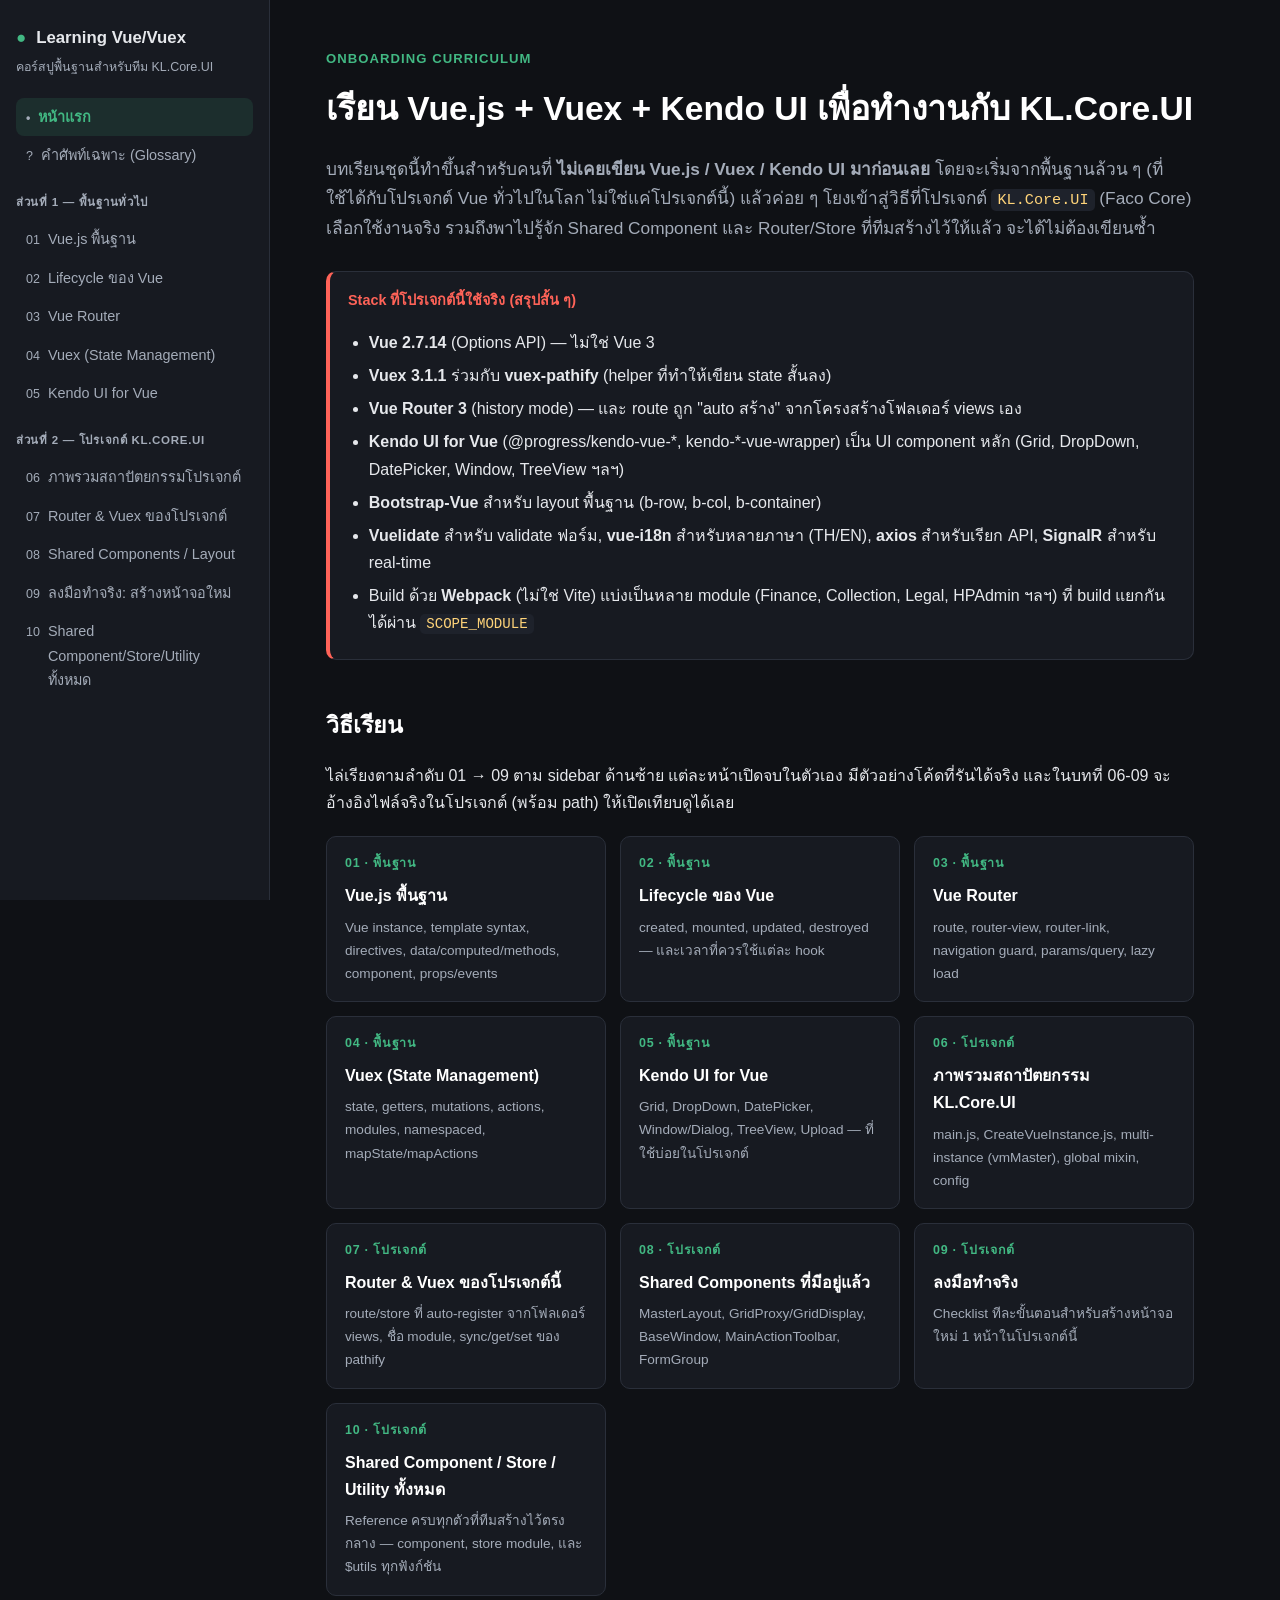
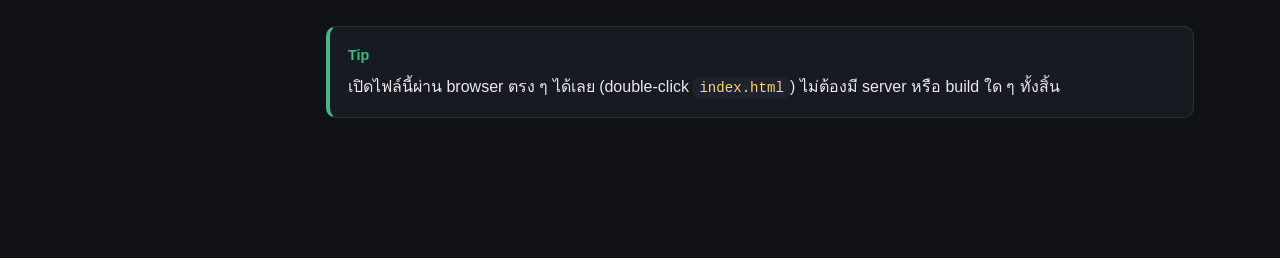
<file: index.html>
<!DOCTYPE html>
<html lang="th">
<head>
<meta charset="UTF-8">
<meta name="viewport" content="width=device-width, initial-scale=1.0">
<title>Learning Vue &amp; Vuex — สำหรับทีม KL.Core.UI</title>
<link rel="stylesheet" href="assets/style.css">
</head>
<body>
<div class="layout">

  <aside class="sidebar">
    <div class="brand"><span class="dot">●</span> Learning Vue/Vuex</div>
    <div class="subtitle">คอร์สปูพื้นฐานสำหรับทีม KL.Core.UI</div>
    <nav>
      <a href="index.html" class="active"><span class="num">•</span> หน้าแรก</a>
      <a href="lessons/glossary.html"><span class="num">?</span> คำศัพท์เฉพาะ (Glossary)</a>

      <div class="group-title">ส่วนที่ 1 — พื้นฐานทั่วไป</div>
      <a href="lessons/01-vue-basics.html"><span class="num">01</span> Vue.js พื้นฐาน</a>
      <a href="lessons/02-lifecycle.html"><span class="num">02</span> Lifecycle ของ Vue</a>
      <a href="lessons/03-router.html"><span class="num">03</span> Vue Router</a>
      <a href="lessons/04-vuex.html"><span class="num">04</span> Vuex (State Management)</a>
      <a href="lessons/05-kendo-ui.html"><span class="num">05</span> Kendo UI for Vue</a>

      <div class="group-title">ส่วนที่ 2 — โปรเจกต์ KL.Core.UI</div>
      <a href="lessons/06-project-overview.html"><span class="num">06</span> ภาพรวมสถาปัตยกรรมโปรเจกต์</a>
      <a href="lessons/07-project-router-store.html"><span class="num">07</span> Router &amp; Vuex ของโปรเจกต์</a>
      <a href="lessons/08-shared-components.html"><span class="num">08</span> Shared Components / Layout</a>
      <a href="lessons/09-hands-on.html"><span class="num">09</span> ลงมือทำจริง: สร้างหน้าจอใหม่</a>
      <a href="lessons/10-shared-reference.html"><span class="num">10</span> Shared Component/Store/Utility ทั้งหมด</a>
    </nav>
  </aside>

  <main class="content">
    <div class="eyebrow">Onboarding Curriculum</div>
    <h1>เรียน Vue.js + Vuex + Kendo UI เพื่อทำงานกับ KL.Core.UI</h1>
    <p class="lead">
      บทเรียนชุดนี้ทำขึ้นสำหรับคนที่ <strong>ไม่เคยเขียน Vue.js / Vuex / Kendo UI มาก่อนเลย</strong>
      โดยจะเริ่มจากพื้นฐานล้วน ๆ (ที่ใช้ได้กับโปรเจกต์ Vue ทั่วไปในโลก ไม่ใช่แค่โปรเจกต์นี้)
      แล้วค่อย ๆ โยงเข้าสู่วิธีที่โปรเจกต์ <code>KL.Core.UI</code> (Faco Core) เลือกใช้งานจริง
      รวมถึงพาไปรู้จัก Shared Component และ Router/Store ที่ทีมสร้างไว้ให้แล้ว จะได้ไม่ต้องเขียนซ้ำ
    </p>

    <div class="callout project">
      <div class="callout-title">Stack ที่โปรเจกต์นี้ใช้จริง (สรุปสั้น ๆ)</div>
      <ul style="margin-bottom:0;">
        <li><strong>Vue 2.7.14</strong> (Options API) — ไม่ใช่ Vue 3</li>
        <li><strong>Vuex 3.1.1</strong> ร่วมกับ <strong>vuex-pathify</strong> (helper ที่ทำให้เขียน state สั้นลง)</li>
        <li><strong>Vue Router 3</strong> (history mode) — และ route ถูก "auto สร้าง" จากโครงสร้างโฟลเดอร์ views เอง</li>
        <li><strong>Kendo UI for Vue</strong> (@progress/kendo-vue-*, kendo-*-vue-wrapper) เป็น UI component หลัก (Grid, DropDown, DatePicker, Window, TreeView ฯลฯ)</li>
        <li><strong>Bootstrap-Vue</strong> สำหรับ layout พื้นฐาน (b-row, b-col, b-container)</li>
        <li><strong>Vuelidate</strong> สำหรับ validate ฟอร์ม, <strong>vue-i18n</strong> สำหรับหลายภาษา (TH/EN), <strong>axios</strong> สำหรับเรียก API, <strong>SignalR</strong> สำหรับ real-time</li>
        <li>Build ด้วย <strong>Webpack</strong> (ไม่ใช่ Vite) แบ่งเป็นหลาย module (Finance, Collection, Legal, HPAdmin ฯลฯ) ที่ build แยกกันได้ผ่าน <code>SCOPE_MODULE</code></li>
      </ul>
    </div>

    <h2>วิธีเรียน</h2>
    <p>ไล่เรียงตามลำดับ 01 → 09 ตาม sidebar ด้านซ้าย แต่ละหน้าเปิดจบในตัวเอง มีตัวอย่างโค้ดที่รันได้จริง
    และในบทที่ 06-09 จะอ้างอิงไฟล์จริงในโปรเจกต์ (พร้อม path) ให้เปิดเทียบดูได้เลย</p>

    <div class="grid-cards">
      <a class="card" href="lessons/01-vue-basics.html">
        <div class="card-num">01 · พื้นฐาน</div>
        <h4>Vue.js พื้นฐาน</h4>
        <p>Vue instance, template syntax, directives, data/computed/methods, component, props/events</p>
      </a>
      <a class="card" href="lessons/02-lifecycle.html">
        <div class="card-num">02 · พื้นฐาน</div>
        <h4>Lifecycle ของ Vue</h4>
        <p>created, mounted, updated, destroyed — และเวลาที่ควรใช้แต่ละ hook</p>
      </a>
      <a class="card" href="lessons/03-router.html">
        <div class="card-num">03 · พื้นฐาน</div>
        <h4>Vue Router</h4>
        <p>route, router-view, router-link, navigation guard, params/query, lazy load</p>
      </a>
      <a class="card" href="lessons/04-vuex.html">
        <div class="card-num">04 · พื้นฐาน</div>
        <h4>Vuex (State Management)</h4>
        <p>state, getters, mutations, actions, modules, namespaced, mapState/mapActions</p>
      </a>
      <a class="card" href="lessons/05-kendo-ui.html">
        <div class="card-num">05 · พื้นฐาน</div>
        <h4>Kendo UI for Vue</h4>
        <p>Grid, DropDown, DatePicker, Window/Dialog, TreeView, Upload — ที่ใช้บ่อยในโปรเจกต์</p>
      </a>
      <a class="card" href="lessons/06-project-overview.html">
        <div class="card-num">06 · โปรเจกต์</div>
        <h4>ภาพรวมสถาปัตยกรรม KL.Core.UI</h4>
        <p>main.js, CreateVueInstance.js, multi-instance (vmMaster), global mixin, config</p>
      </a>
      <a class="card" href="lessons/07-project-router-store.html">
        <div class="card-num">07 · โปรเจกต์</div>
        <h4>Router &amp; Vuex ของโปรเจกต์นี้</h4>
        <p>route/store ที่ auto-register จากโฟลเดอร์ views, ชื่อ module, sync/get/set ของ pathify</p>
      </a>
      <a class="card" href="lessons/08-shared-components.html">
        <div class="card-num">08 · โปรเจกต์</div>
        <h4>Shared Components ที่มีอยู่แล้ว</h4>
        <p>MasterLayout, GridProxy/GridDisplay, BaseWindow, MainActionToolbar, FormGroup</p>
      </a>
      <a class="card" href="lessons/09-hands-on.html">
        <div class="card-num">09 · โปรเจกต์</div>
        <h4>ลงมือทำจริง</h4>
        <p>Checklist ทีละขั้นตอนสำหรับสร้างหน้าจอใหม่ 1 หน้าในโปรเจกต์นี้</p>
      </a>
      <a class="card" href="lessons/10-shared-reference.html">
        <div class="card-num">10 · โปรเจกต์</div>
        <h4>Shared Component / Store / Utility ทั้งหมด</h4>
        <p>Reference ครบทุกตัวที่ทีมสร้างไว้ตรงกลาง — component, store module, และ $utils ทุกฟังก์ชัน</p>
      </a>
    </div>

    <div class="callout tip">
      <div class="callout-title">Tip</div>
      เปิดไฟล์นี้ผ่าน browser ตรง ๆ ได้เลย (double-click <code>index.html</code>) ไม่ต้องมี server หรือ build ใด ๆ ทั้งสิ้น
    </div>
  </main>
</div>
</body>
</html>
</file>
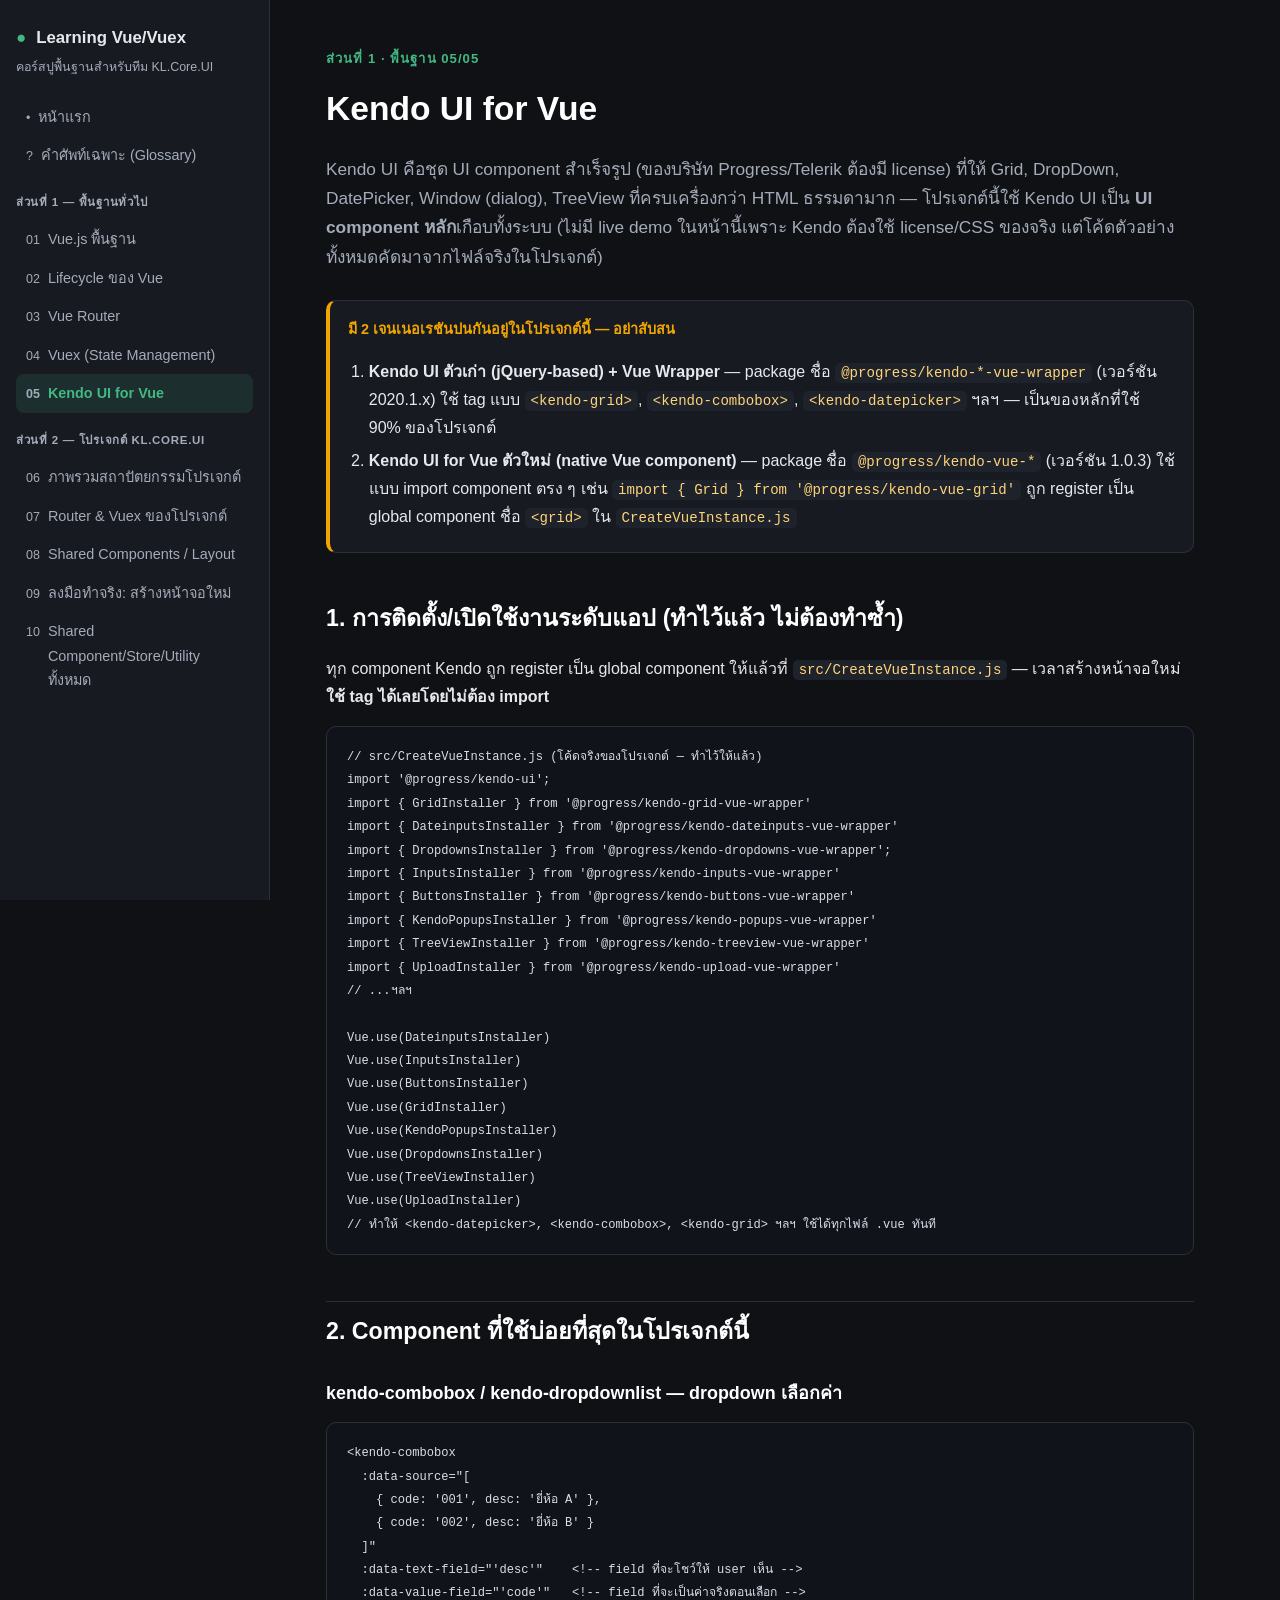
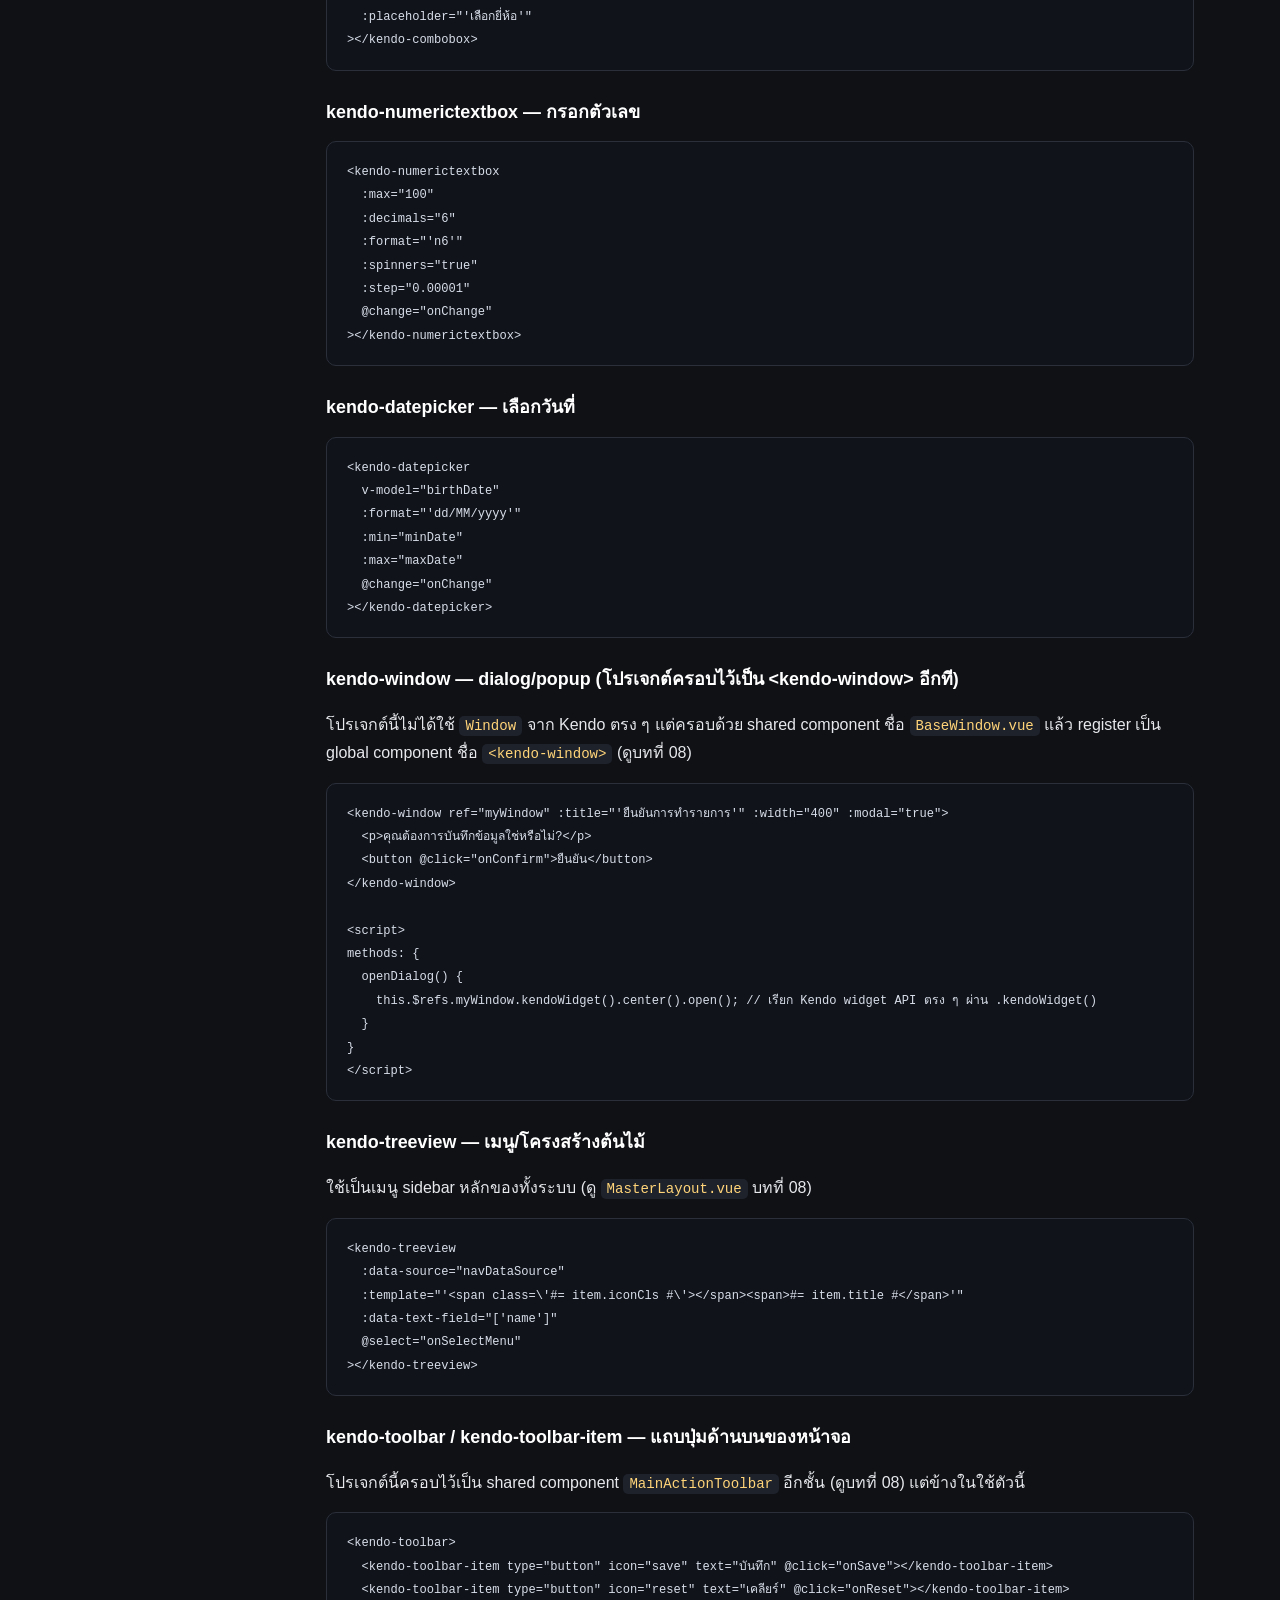
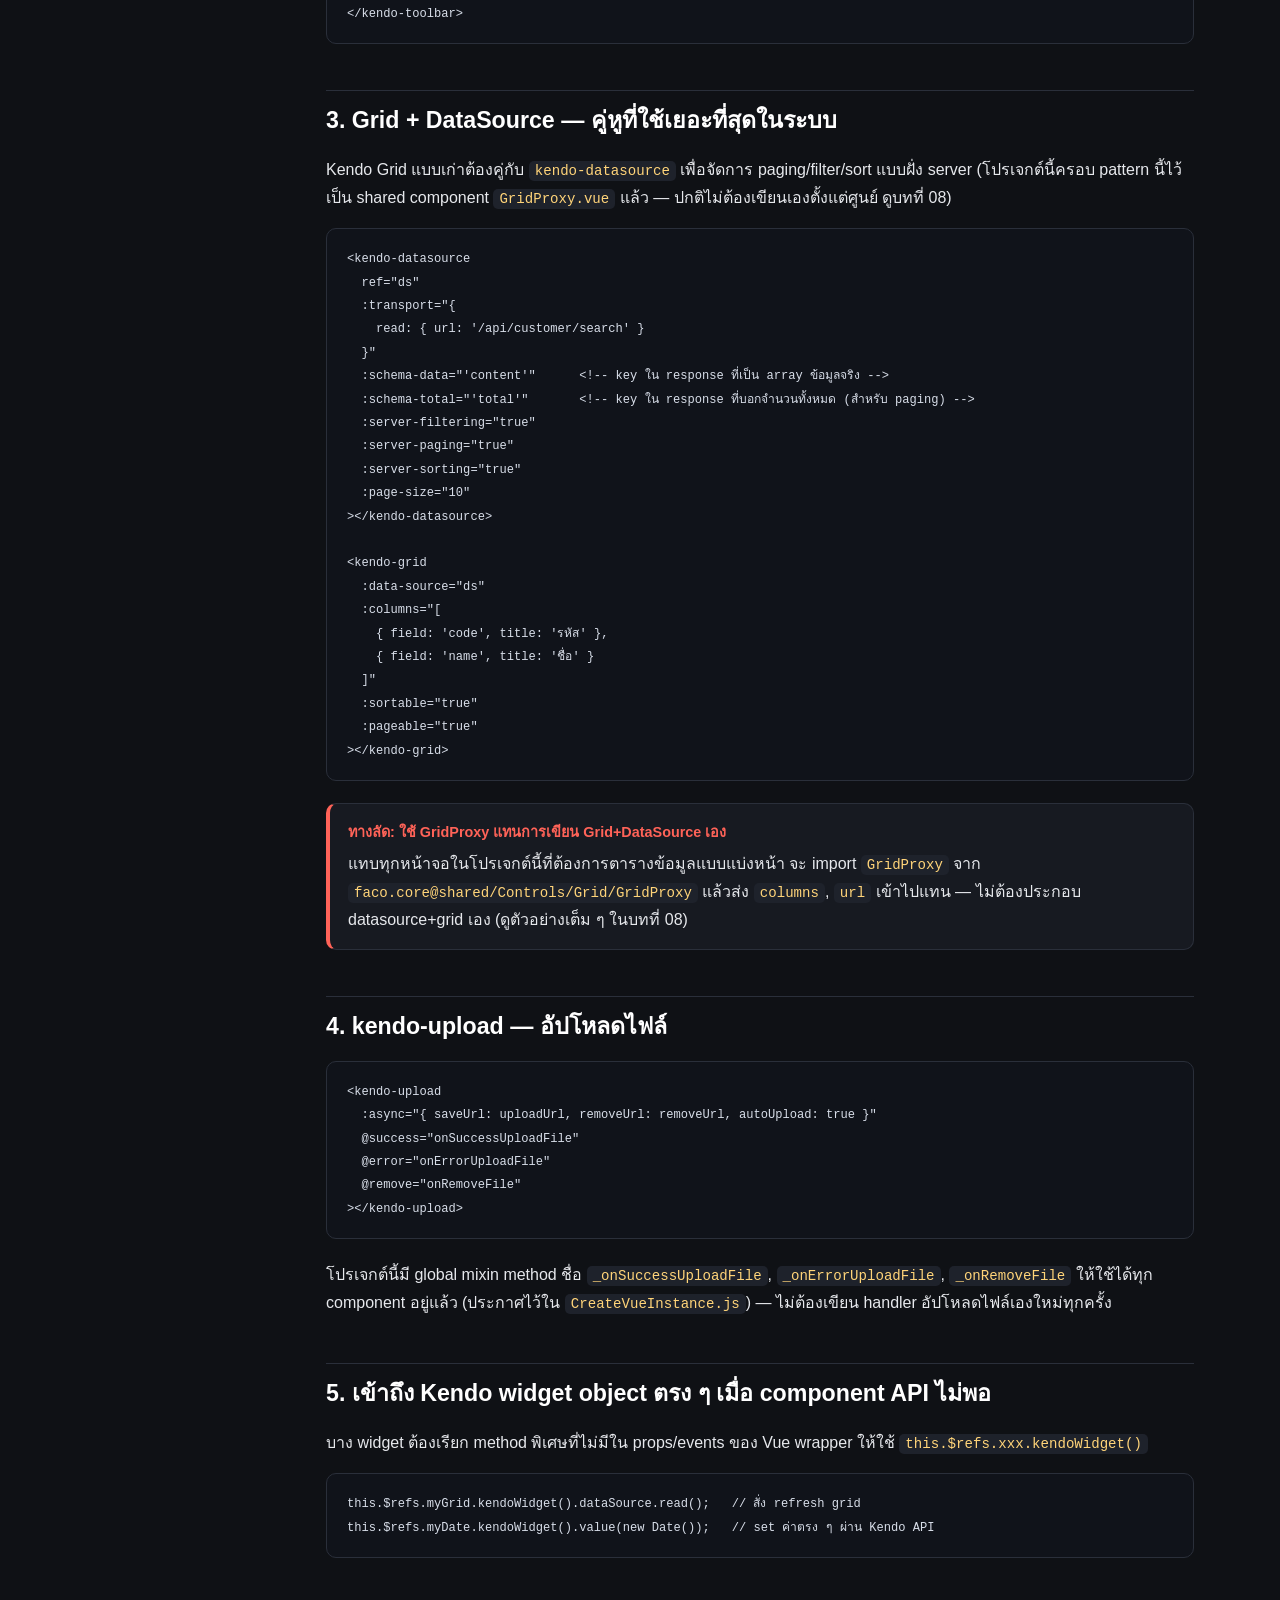
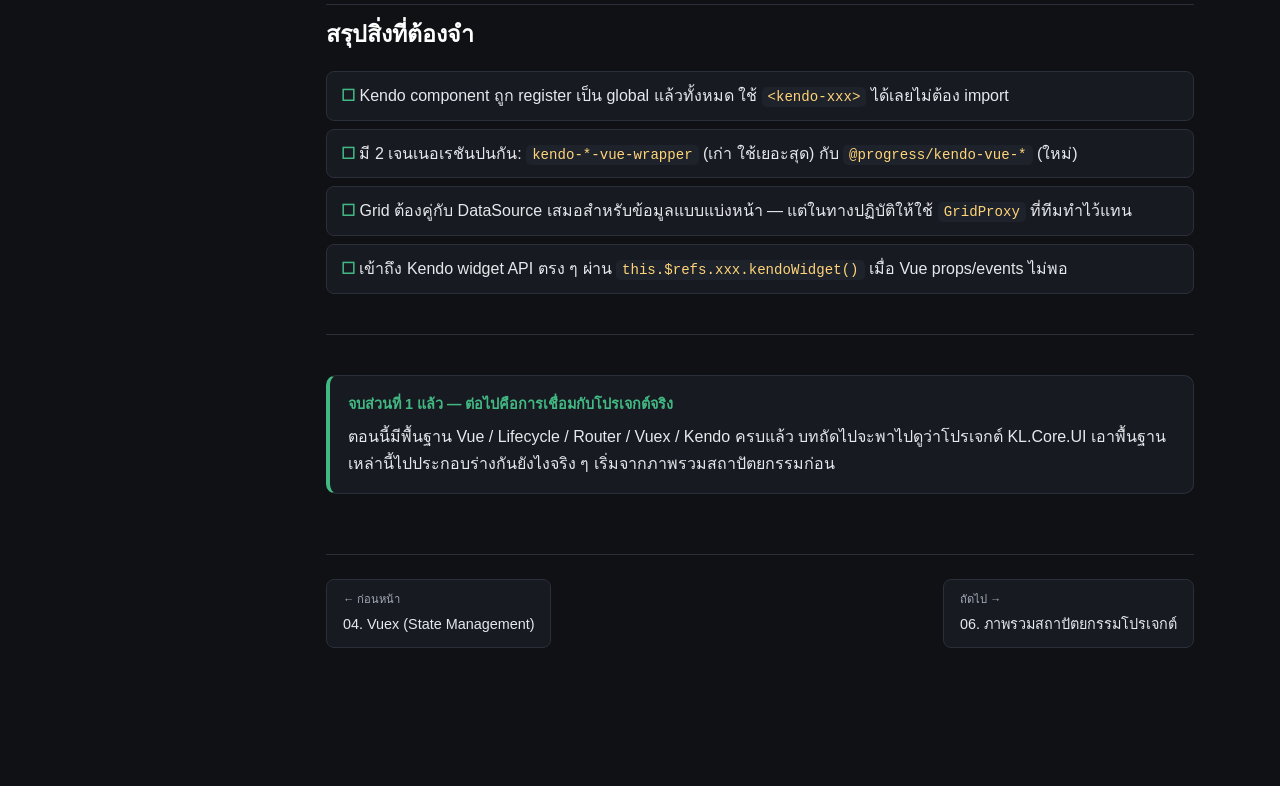
<file: lessons/05-kendo-ui.html>
<!DOCTYPE html>
<html lang="th">
<head>
<meta charset="UTF-8">
<meta name="viewport" content="width=device-width, initial-scale=1.0">
<title>05 · Kendo UI for Vue — Learning Vue/Vuex</title>
<link rel="stylesheet" href="../assets/style.css">
</head>
<body>
<div class="layout">
  <aside class="sidebar">
    <div class="brand"><span class="dot">●</span> Learning Vue/Vuex</div>
    <div class="subtitle">คอร์สปูพื้นฐานสำหรับทีม KL.Core.UI</div>
    <nav>
      <a href="../index.html"><span class="num">•</span> หน้าแรก</a>
      <a href="glossary.html"><span class="num">?</span> คำศัพท์เฉพาะ (Glossary)</a>
      <div class="group-title">ส่วนที่ 1 — พื้นฐานทั่วไป</div>
      <a href="01-vue-basics.html"><span class="num">01</span> Vue.js พื้นฐาน</a>
      <a href="02-lifecycle.html"><span class="num">02</span> Lifecycle ของ Vue</a>
      <a href="03-router.html"><span class="num">03</span> Vue Router</a>
      <a href="04-vuex.html"><span class="num">04</span> Vuex (State Management)</a>
      <a href="05-kendo-ui.html" class="active"><span class="num">05</span> Kendo UI for Vue</a>
      <div class="group-title">ส่วนที่ 2 — โปรเจกต์ KL.Core.UI</div>
      <a href="06-project-overview.html"><span class="num">06</span> ภาพรวมสถาปัตยกรรมโปรเจกต์</a>
      <a href="07-project-router-store.html"><span class="num">07</span> Router &amp; Vuex ของโปรเจกต์</a>
      <a href="08-shared-components.html"><span class="num">08</span> Shared Components / Layout</a>
      <a href="09-hands-on.html"><span class="num">09</span> ลงมือทำจริง: สร้างหน้าจอใหม่</a>
      <a href="10-shared-reference.html"><span class="num">10</span> Shared Component/Store/Utility ทั้งหมด</a>
    </nav>
  </aside>

  <main class="content">
    <div class="eyebrow">ส่วนที่ 1 · พื้นฐาน 05/05</div>
    <h1>Kendo UI for Vue</h1>
    <p class="lead">
      Kendo UI คือชุด UI component สำเร็จรูป (ของบริษัท Progress/Telerik ต้องมี license) ที่ให้ Grid, DropDown, DatePicker, Window (dialog), TreeView
      ที่ครบเครื่องกว่า HTML ธรรมดามาก — โปรเจกต์นี้ใช้ Kendo UI เป็น <strong>UI component หลัก</strong>เกือบทั้งระบบ
      (ไม่มี live demo ในหน้านี้เพราะ Kendo ต้องใช้ license/CSS ของจริง แต่โค้ดตัวอย่างทั้งหมดคัดมาจากไฟล์จริงในโปรเจกต์)
    </p>

    <div class="callout warn">
      <div class="callout-title">มี 2 เจนเนอเรชันปนกันอยู่ในโปรเจกต์นี้ — อย่าสับสน</div>
      <ol style="margin-bottom:0;">
        <li><strong>Kendo UI ตัวเก่า (jQuery-based) + Vue Wrapper</strong> — package ชื่อ <code>@progress/kendo-*-vue-wrapper</code> (เวอร์ชัน 2020.1.x)
        ใช้ tag แบบ <code>&lt;kendo-grid&gt;</code>, <code>&lt;kendo-combobox&gt;</code>, <code>&lt;kendo-datepicker&gt;</code> ฯลฯ — เป็นของหลักที่ใช้ 90% ของโปรเจกต์</li>
        <li><strong>Kendo UI for Vue ตัวใหม่ (native Vue component)</strong> — package ชื่อ <code>@progress/kendo-vue-*</code> (เวอร์ชัน 1.0.3)
        ใช้แบบ import component ตรง ๆ เช่น <code>import { Grid } from '@progress/kendo-vue-grid'</code> ถูก register เป็น global component ชื่อ <code>&lt;grid&gt;</code> ใน <code>CreateVueInstance.js</code></li>
      </ol>
    </div>

    <h2>1. การติดตั้ง/เปิดใช้งานระดับแอป (ทำไว้แล้ว ไม่ต้องทำซ้ำ)</h2>
    <p>ทุก component Kendo ถูก register เป็น global component ให้แล้วที่ <code>src/CreateVueInstance.js</code> — เวลาสร้างหน้าจอใหม่ <strong>ใช้ tag ได้เลยโดยไม่ต้อง import</strong></p>
    <pre><code>// src/CreateVueInstance.js (โค้ดจริงของโปรเจกต์ — ทำไว้ให้แล้ว)
import '@progress/kendo-ui';
import { GridInstaller } from '@progress/kendo-grid-vue-wrapper'
import { DateinputsInstaller } from '@progress/kendo-dateinputs-vue-wrapper'
import { DropdownsInstaller } from '@progress/kendo-dropdowns-vue-wrapper';
import { InputsInstaller } from '@progress/kendo-inputs-vue-wrapper'
import { ButtonsInstaller } from '@progress/kendo-buttons-vue-wrapper'
import { KendoPopupsInstaller } from '@progress/kendo-popups-vue-wrapper'
import { TreeViewInstaller } from '@progress/kendo-treeview-vue-wrapper'
import { UploadInstaller } from '@progress/kendo-upload-vue-wrapper'
// ...ฯลฯ

Vue.use(DateinputsInstaller)
Vue.use(InputsInstaller)
Vue.use(ButtonsInstaller)
Vue.use(GridInstaller)
Vue.use(KendoPopupsInstaller)
Vue.use(DropdownsInstaller)
Vue.use(TreeViewInstaller)
Vue.use(UploadInstaller)
// ทำให้ &lt;kendo-datepicker&gt;, &lt;kendo-combobox&gt;, &lt;kendo-grid&gt; ฯลฯ ใช้ได้ทุกไฟล์ .vue ทันที</code></pre>

    <h2>2. Component ที่ใช้บ่อยที่สุดในโปรเจกต์นี้</h2>

    <h3>kendo-combobox / kendo-dropdownlist — dropdown เลือกค่า</h3>
    <pre><code>&lt;kendo-combobox
  :data-source="[
    { code: '001', desc: 'ยี่ห้อ A' },
    { code: '002', desc: 'ยี่ห้อ B' }
  ]"
  :data-text-field="'desc'"    &lt;!-- field ที่จะโชว์ให้ user เห็น --&gt;
  :data-value-field="'code'"   &lt;!-- field ที่จะเป็นค่าจริงตอนเลือก --&gt;
  :placeholder="'เลือกยี่ห้อ'"
&gt;&lt;/kendo-combobox&gt;</code></pre>

    <h3>kendo-numerictextbox — กรอกตัวเลข</h3>
    <pre><code>&lt;kendo-numerictextbox
  :max="100"
  :decimals="6"
  :format="'n6'"
  :spinners="true"
  :step="0.00001"
  @change="onChange"
&gt;&lt;/kendo-numerictextbox&gt;</code></pre>

    <h3>kendo-datepicker — เลือกวันที่</h3>
    <pre><code>&lt;kendo-datepicker
  v-model="birthDate"
  :format="'dd/MM/yyyy'"
  :min="minDate"
  :max="maxDate"
  @change="onChange"
&gt;&lt;/kendo-datepicker&gt;</code></pre>

    <h3>kendo-window — dialog/popup (โปรเจกต์ครอบไว้เป็น &lt;kendo-window&gt; อีกที)</h3>
    <p>
      โปรเจกต์นี้ไม่ได้ใช้ <code>Window</code> จาก Kendo ตรง ๆ แต่ครอบด้วย shared component ชื่อ
      <code>BaseWindow.vue</code> แล้ว register เป็น global component ชื่อ <code>&lt;kendo-window&gt;</code> (ดูบทที่ 08)
    </p>
    <pre><code>&lt;kendo-window ref="myWindow" :title="'ยืนยันการทำรายการ'" :width="400" :modal="true"&gt;
  &lt;p&gt;คุณต้องการบันทึกข้อมูลใช่หรือไม่?&lt;/p&gt;
  &lt;button @click="onConfirm"&gt;ยืนยัน&lt;/button&gt;
&lt;/kendo-window&gt;

&lt;script&gt;
methods: {
  openDialog() {
    this.$refs.myWindow.kendoWidget().center().open(); // เรียก Kendo widget API ตรง ๆ ผ่าน .kendoWidget()
  }
}
&lt;/script&gt;</code></pre>

    <h3>kendo-treeview — เมนู/โครงสร้างต้นไม้</h3>
    <p>ใช้เป็นเมนู sidebar หลักของทั้งระบบ (ดู <code>MasterLayout.vue</code> บทที่ 08)</p>
    <pre><code>&lt;kendo-treeview
  :data-source="navDataSource"
  :template="'&lt;span class=\'#= item.iconCls #\'&gt;&lt;/span&gt;&lt;span&gt;#= item.title #&lt;/span&gt;'"
  :data-text-field="['name']"
  @select="onSelectMenu"
&gt;&lt;/kendo-treeview&gt;</code></pre>

    <h3>kendo-toolbar / kendo-toolbar-item — แถบปุ่มด้านบนของหน้าจอ</h3>
    <p>โปรเจกต์นี้ครอบไว้เป็น shared component <code>MainActionToolbar</code> อีกชั้น (ดูบทที่ 08) แต่ข้างในใช้ตัวนี้</p>
    <pre><code>&lt;kendo-toolbar&gt;
  &lt;kendo-toolbar-item type="button" icon="save" text="บันทึก" @click="onSave"&gt;&lt;/kendo-toolbar-item&gt;
  &lt;kendo-toolbar-item type="button" icon="reset" text="เคลียร์" @click="onReset"&gt;&lt;/kendo-toolbar-item&gt;
&lt;/kendo-toolbar&gt;</code></pre>

    <h2>3. Grid + DataSource — คู่หูที่ใช้เยอะที่สุดในระบบ</h2>
    <p>
      Kendo Grid แบบเก่าต้องคู่กับ <code>kendo-datasource</code> เพื่อจัดการ paging/filter/sort แบบฝั่ง server
      (โปรเจกต์นี้ครอบ pattern นี้ไว้เป็น shared component <code>GridProxy.vue</code> แล้ว — ปกติไม่ต้องเขียนเองตั้งแต่ศูนย์ ดูบทที่ 08)
    </p>
    <pre><code>&lt;kendo-datasource
  ref="ds"
  :transport="{
    read: { url: '/api/customer/search' }
  }"
  :schema-data="'content'"      &lt;!-- key ใน response ที่เป็น array ข้อมูลจริง --&gt;
  :schema-total="'total'"       &lt;!-- key ใน response ที่บอกจำนวนทั้งหมด (สำหรับ paging) --&gt;
  :server-filtering="true"
  :server-paging="true"
  :server-sorting="true"
  :page-size="10"
&gt;&lt;/kendo-datasource&gt;

&lt;kendo-grid
  :data-source="ds"
  :columns="[
    { field: 'code', title: 'รหัส' },
    { field: 'name', title: 'ชื่อ' }
  ]"
  :sortable="true"
  :pageable="true"
&gt;&lt;/kendo-grid&gt;</code></pre>

    <div class="callout project">
      <div class="callout-title">ทางลัด: ใช้ GridProxy แทนการเขียน Grid+DataSource เอง</div>
      แทบทุกหน้าจอในโปรเจกต์นี้ที่ต้องการตารางข้อมูลแบบแบ่งหน้า จะ import <code>GridProxy</code> จาก
      <code>faco.core@shared/Controls/Grid/GridProxy</code> แล้วส่ง <code>columns</code>, <code>url</code> เข้าไปแทน — ไม่ต้องประกอบ datasource+grid เอง
      (ดูตัวอย่างเต็ม ๆ ในบทที่ 08)
    </div>

    <h2>4. kendo-upload — อัปโหลดไฟล์</h2>
    <pre><code>&lt;kendo-upload
  :async="{ saveUrl: uploadUrl, removeUrl: removeUrl, autoUpload: true }"
  @success="onSuccessUploadFile"
  @error="onErrorUploadFile"
  @remove="onRemoveFile"
&gt;&lt;/kendo-upload&gt;</code></pre>
    <p>
      โปรเจกต์นี้มี global mixin method ชื่อ <code>_onSuccessUploadFile</code>, <code>_onErrorUploadFile</code>, <code>_onRemoveFile</code>
      ให้ใช้ได้ทุก component อยู่แล้ว (ประกาศไว้ใน <code>CreateVueInstance.js</code>) — ไม่ต้องเขียน handler อัปโหลดไฟล์เองใหม่ทุกครั้ง
    </p>

    <h2>5. เข้าถึง Kendo widget object ตรง ๆ เมื่อ component API ไม่พอ</h2>
    <p>บาง widget ต้องเรียก method พิเศษที่ไม่มีใน props/events ของ Vue wrapper ให้ใช้ <code>this.$refs.xxx.kendoWidget()</code></p>
    <pre><code>this.$refs.myGrid.kendoWidget().dataSource.read();   // สั่ง refresh grid
this.$refs.myDate.kendoWidget().value(new Date());   // set ค่าตรง ๆ ผ่าน Kendo API</code></pre>

    <h2>สรุปสิ่งที่ต้องจำ</h2>
    <ul class="checklist">
      <li>Kendo component ถูก register เป็น global แล้วทั้งหมด ใช้ <code>&lt;kendo-xxx&gt;</code> ได้เลยไม่ต้อง import</li>
      <li>มี 2 เจนเนอเรชันปนกัน: <code>kendo-*-vue-wrapper</code> (เก่า ใช้เยอะสุด) กับ <code>@progress/kendo-vue-*</code> (ใหม่)</li>
      <li>Grid ต้องคู่กับ DataSource เสมอสำหรับข้อมูลแบบแบ่งหน้า — แต่ในทางปฏิบัติให้ใช้ <code>GridProxy</code> ที่ทีมทำไว้แทน</li>
      <li>เข้าถึง Kendo widget API ตรง ๆ ผ่าน <code>this.$refs.xxx.kendoWidget()</code> เมื่อ Vue props/events ไม่พอ</li>
    </ul>

    <hr class="sep">
    <div class="callout tip">
      <div class="callout-title">จบส่วนที่ 1 แล้ว — ต่อไปคือการเชื่อมกับโปรเจกต์จริง</div>
      ตอนนี้มีพื้นฐาน Vue / Lifecycle / Router / Vuex / Kendo ครบแล้ว บทถัดไปจะพาไปดูว่าโปรเจกต์ KL.Core.UI
      เอาพื้นฐานเหล่านี้ไปประกอบร่างกันยังไงจริง ๆ เริ่มจากภาพรวมสถาปัตยกรรมก่อน
    </div>

    <div class="pager">
      <a href="04-vuex.html"><span class="dir">← ก่อนหน้า</span>04. Vuex (State Management)</a>
      <a href="06-project-overview.html"><span class="dir">ถัดไป →</span>06. ภาพรวมสถาปัตยกรรมโปรเจกต์</a>
    </div>
  </main>
</div>
</body>
</html>
</file>
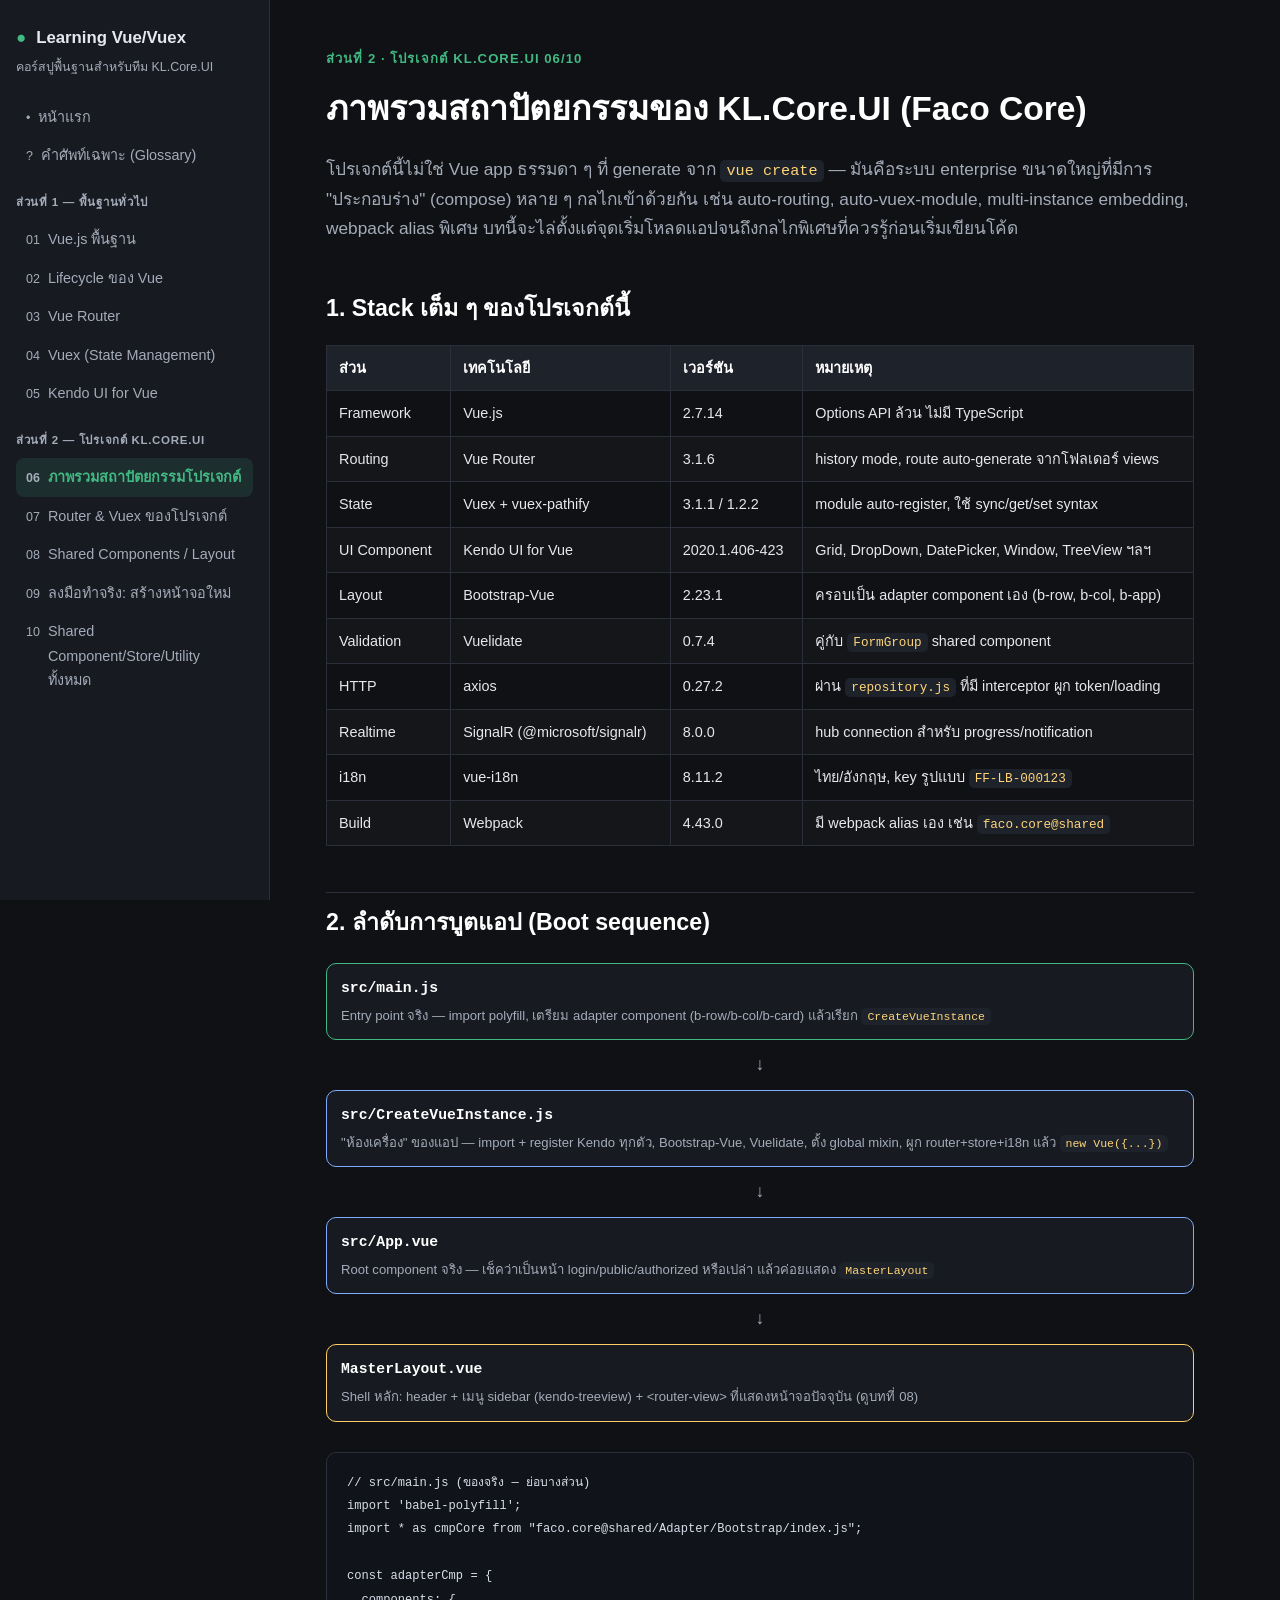
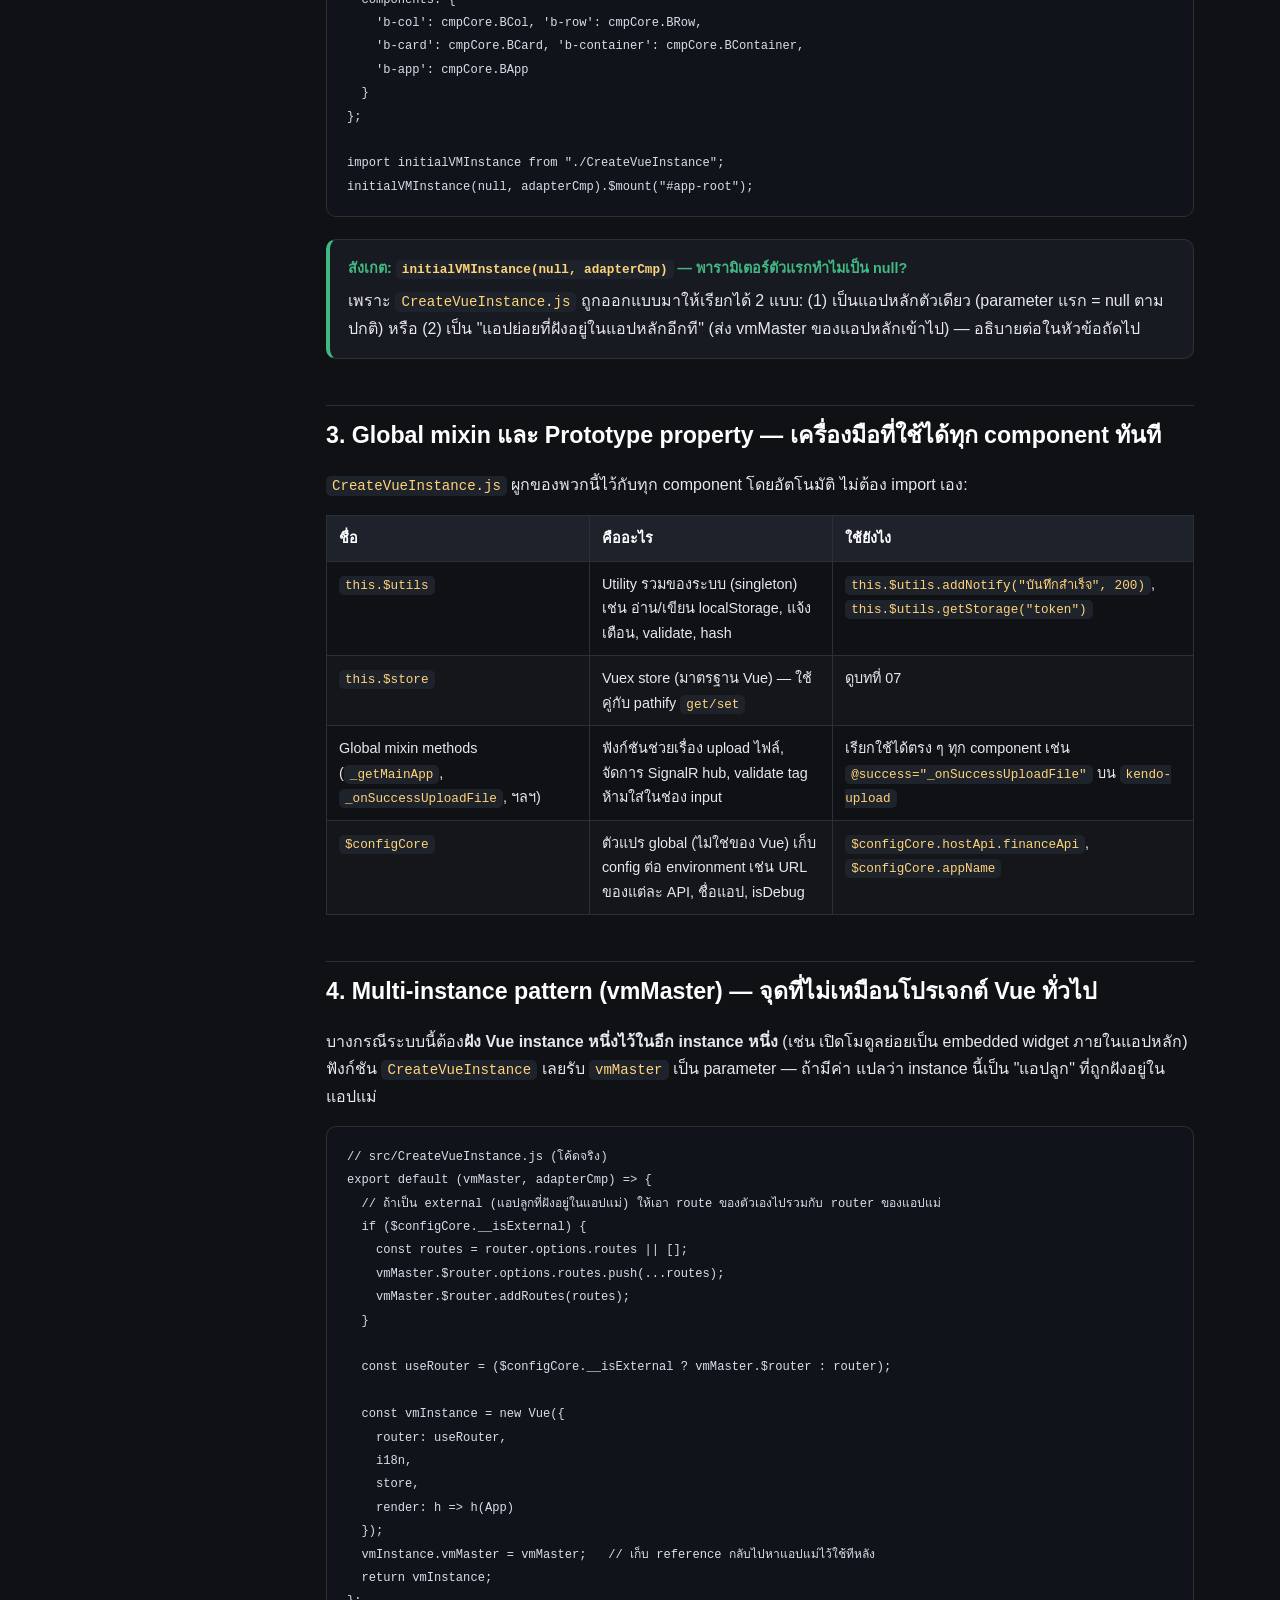
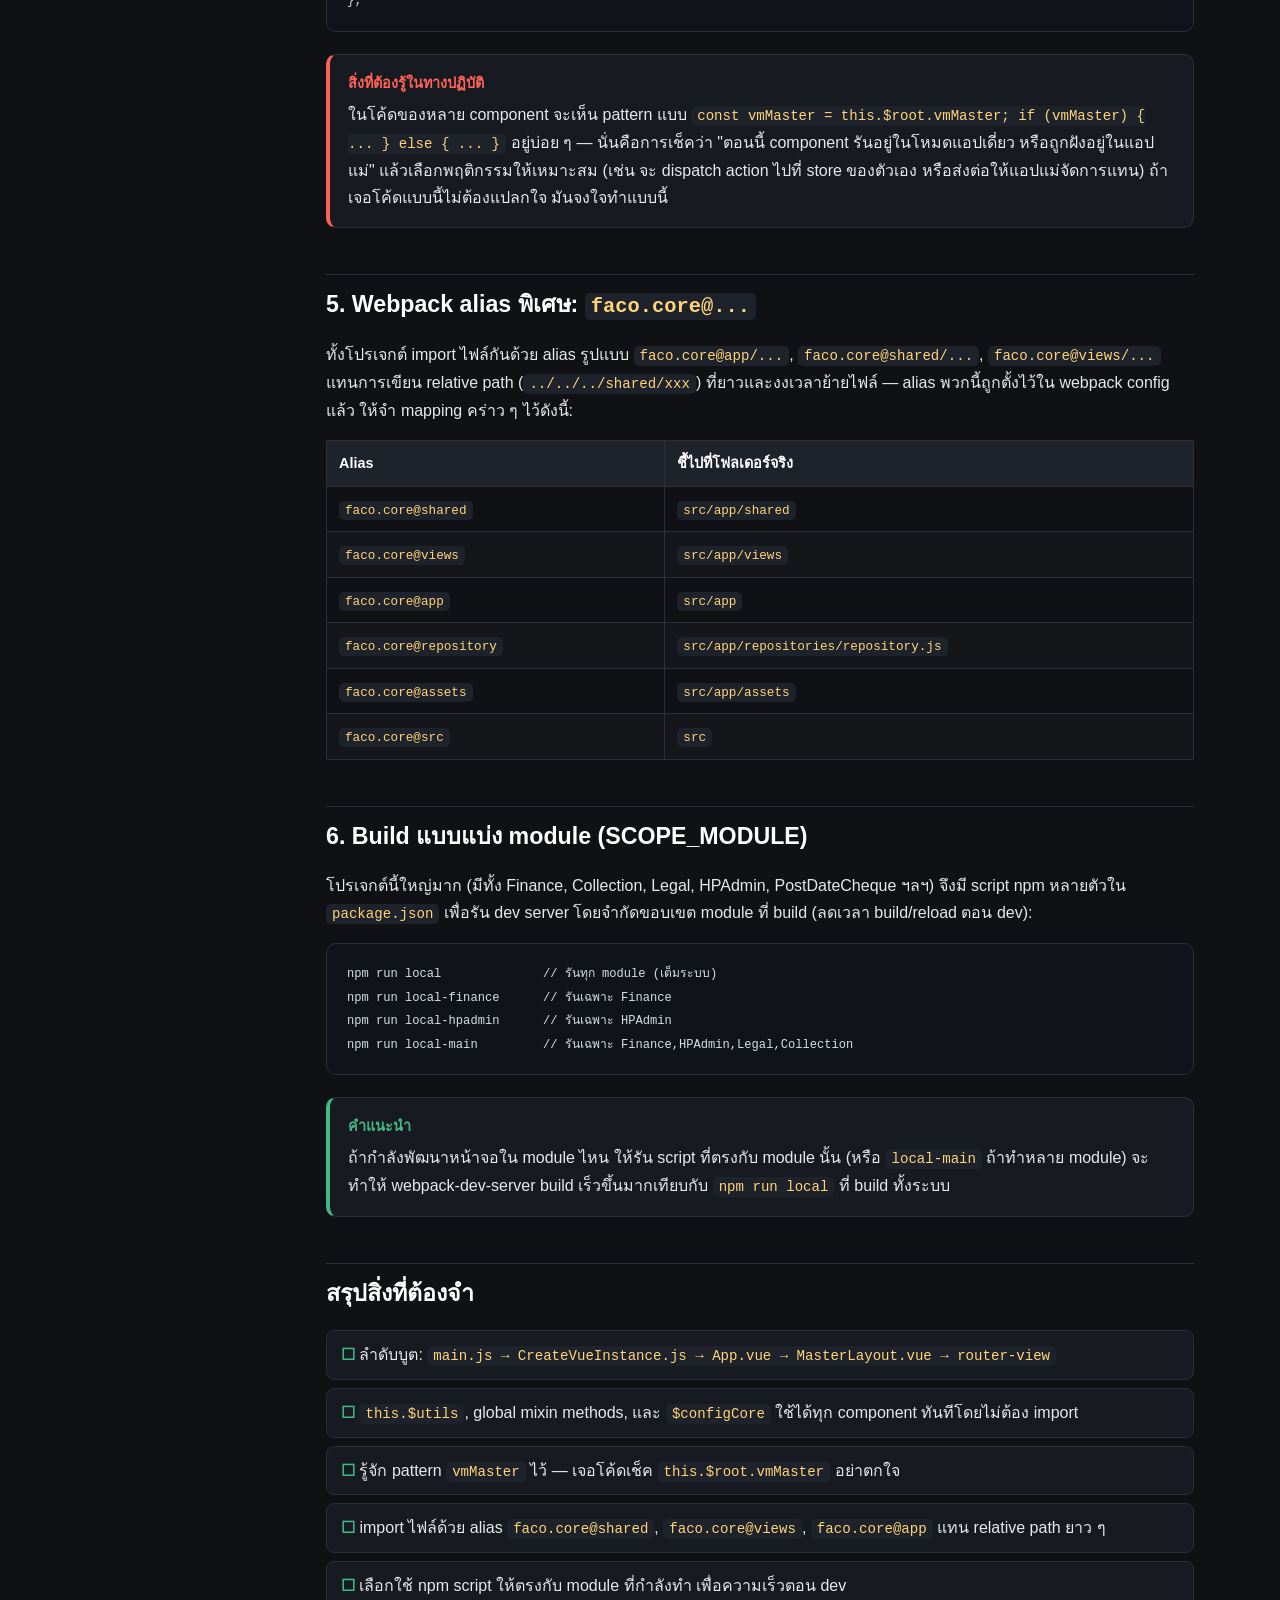
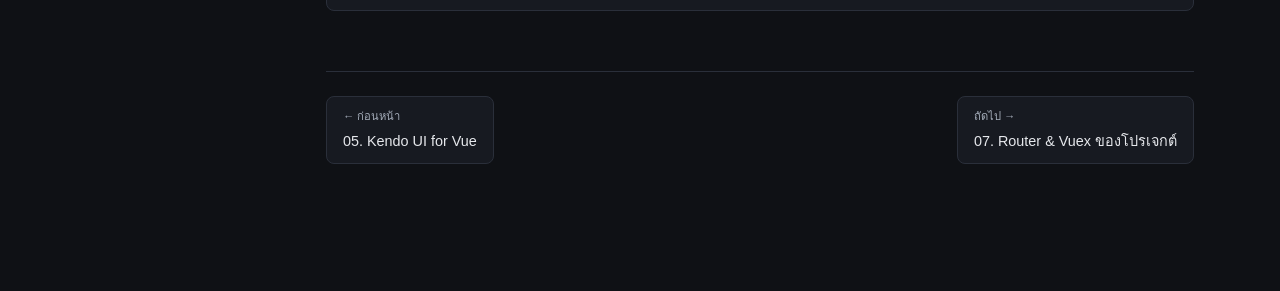
<file: lessons/06-project-overview.html>
<!DOCTYPE html>
<html lang="th">
<head>
<meta charset="UTF-8">
<meta name="viewport" content="width=device-width, initial-scale=1.0">
<title>06 · ภาพรวมสถาปัตยกรรมโปรเจกต์ — Learning Vue/Vuex</title>
<link rel="stylesheet" href="../assets/style.css">
</head>
<body>
<div class="layout">
  <aside class="sidebar">
    <div class="brand"><span class="dot">●</span> Learning Vue/Vuex</div>
    <div class="subtitle">คอร์สปูพื้นฐานสำหรับทีม KL.Core.UI</div>
    <nav>
      <a href="../index.html"><span class="num">•</span> หน้าแรก</a>
      <a href="glossary.html"><span class="num">?</span> คำศัพท์เฉพาะ (Glossary)</a>
      <div class="group-title">ส่วนที่ 1 — พื้นฐานทั่วไป</div>
      <a href="01-vue-basics.html"><span class="num">01</span> Vue.js พื้นฐาน</a>
      <a href="02-lifecycle.html"><span class="num">02</span> Lifecycle ของ Vue</a>
      <a href="03-router.html"><span class="num">03</span> Vue Router</a>
      <a href="04-vuex.html"><span class="num">04</span> Vuex (State Management)</a>
      <a href="05-kendo-ui.html"><span class="num">05</span> Kendo UI for Vue</a>
      <div class="group-title">ส่วนที่ 2 — โปรเจกต์ KL.Core.UI</div>
      <a href="06-project-overview.html" class="active"><span class="num">06</span> ภาพรวมสถาปัตยกรรมโปรเจกต์</a>
      <a href="07-project-router-store.html"><span class="num">07</span> Router &amp; Vuex ของโปรเจกต์</a>
      <a href="08-shared-components.html"><span class="num">08</span> Shared Components / Layout</a>
      <a href="09-hands-on.html"><span class="num">09</span> ลงมือทำจริง: สร้างหน้าจอใหม่</a>
      <a href="10-shared-reference.html"><span class="num">10</span> Shared Component/Store/Utility ทั้งหมด</a>
    </nav>
  </aside>

  <main class="content">
    <div class="eyebrow">ส่วนที่ 2 · โปรเจกต์ KL.Core.UI 06/10</div>
    <h1>ภาพรวมสถาปัตยกรรมของ KL.Core.UI (Faco Core)</h1>
    <p class="lead">
      โปรเจกต์นี้ไม่ใช่ Vue app ธรรมดา ๆ ที่ generate จาก <code>vue create</code> — มันคือระบบ enterprise ขนาดใหญ่ที่มีการ "ประกอบร่าง" (compose)
      หลาย ๆ กลไกเข้าด้วยกัน เช่น auto-routing, auto-vuex-module, multi-instance embedding, webpack alias พิเศษ
      บทนี้จะไล่ตั้งแต่จุดเริ่มโหลดแอปจนถึงกลไกพิเศษที่ควรรู้ก่อนเริ่มเขียนโค้ด
    </p>

    <h2>1. Stack เต็ม ๆ ของโปรเจกต์นี้</h2>
    <table>
      <thead><tr><th>ส่วน</th><th>เทคโนโลยี</th><th>เวอร์ชัน</th><th>หมายเหตุ</th></tr></thead>
      <tbody>
        <tr><td>Framework</td><td>Vue.js</td><td>2.7.14</td><td>Options API ล้วน ไม่มี TypeScript</td></tr>
        <tr><td>Routing</td><td>Vue Router</td><td>3.1.6</td><td>history mode, route auto-generate จากโฟลเดอร์ views</td></tr>
        <tr><td>State</td><td>Vuex + vuex-pathify</td><td>3.1.1 / 1.2.2</td><td>module auto-register, ใช้ sync/get/set syntax</td></tr>
        <tr><td>UI Component</td><td>Kendo UI for Vue</td><td>2020.1.406-423</td><td>Grid, DropDown, DatePicker, Window, TreeView ฯลฯ</td></tr>
        <tr><td>Layout</td><td>Bootstrap-Vue</td><td>2.23.1</td><td>ครอบเป็น adapter component เอง (b-row, b-col, b-app)</td></tr>
        <tr><td>Validation</td><td>Vuelidate</td><td>0.7.4</td><td>คู่กับ <code>FormGroup</code> shared component</td></tr>
        <tr><td>HTTP</td><td>axios</td><td>0.27.2</td><td>ผ่าน <code>repository.js</code> ที่มี interceptor ผูก token/loading</td></tr>
        <tr><td>Realtime</td><td>SignalR (@microsoft/signalr)</td><td>8.0.0</td><td>hub connection สำหรับ progress/notification</td></tr>
        <tr><td>i18n</td><td>vue-i18n</td><td>8.11.2</td><td>ไทย/อังกฤษ, key รูปแบบ <code>FF-LB-000123</code></td></tr>
        <tr><td>Build</td><td>Webpack</td><td>4.43.0</td><td>มี webpack alias เอง เช่น <code>faco.core@shared</code></td></tr>
      </tbody>
    </table>

    <h2>2. ลำดับการบูตแอป (Boot sequence)</h2>
    <div class="lifecycle-diagram">
      <div class="lc-row">
        <div class="lc-box phase-create">
          <div class="lc-hook">src/main.js</div>
          <div class="lc-desc">Entry point จริง — import polyfill, เตรียม adapter component (b-row/b-col/b-card) แล้วเรียก <code>CreateVueInstance</code></div>
        </div>
      </div>
      <div class="lc-arrow">↓</div>
      <div class="lc-row">
        <div class="lc-box phase-mount">
          <div class="lc-hook">src/CreateVueInstance.js</div>
          <div class="lc-desc">"ห้องเครื่อง" ของแอป — import + register Kendo ทุกตัว, Bootstrap-Vue, Vuelidate, ตั้ง global mixin, ผูก router+store+i18n แล้ว <code>new Vue({...})</code></div>
        </div>
      </div>
      <div class="lc-arrow">↓</div>
      <div class="lc-row">
        <div class="lc-box phase-mount">
          <div class="lc-hook">src/App.vue</div>
          <div class="lc-desc">Root component จริง — เช็คว่าเป็นหน้า login/public/authorized หรือเปล่า แล้วค่อยแสดง <code>MasterLayout</code></div>
        </div>
      </div>
      <div class="lc-arrow">↓</div>
      <div class="lc-row">
        <div class="lc-box phase-update">
          <div class="lc-hook">MasterLayout.vue</div>
          <div class="lc-desc">Shell หลัก: header + เมนู sidebar (kendo-treeview) + &lt;router-view&gt; ที่แสดงหน้าจอปัจจุบัน (ดูบทที่ 08)</div>
        </div>
      </div>
    </div>

    <pre><code>// src/main.js (ของจริง — ย่อบางส่วน)
import 'babel-polyfill';
import * as cmpCore from "faco.core@shared/Adapter/Bootstrap/index.js";

const adapterCmp = {
  components: {
    'b-col': cmpCore.BCol, 'b-row': cmpCore.BRow,
    'b-card': cmpCore.BCard, 'b-container': cmpCore.BContainer,
    'b-app': cmpCore.BApp
  }
};

import initialVMInstance from "./CreateVueInstance";
initialVMInstance(null, adapterCmp).$mount("#app-root");</code></pre>

    <div class="callout tip">
      <div class="callout-title">สังเกต: <code>initialVMInstance(null, adapterCmp)</code> — พารามิเตอร์ตัวแรกทำไมเป็น null?</div>
      เพราะ <code>CreateVueInstance.js</code> ถูกออกแบบมาให้เรียกได้ 2 แบบ: (1) เป็นแอปหลักตัวเดียว (parameter แรก = null ตามปกติ)
      หรือ (2) เป็น "แอปย่อยที่ฝังอยู่ในแอปหลักอีกที" (ส่ง vmMaster ของแอปหลักเข้าไป) — อธิบายต่อในหัวข้อถัดไป
    </div>

    <h2>3. Global mixin และ Prototype property — เครื่องมือที่ใช้ได้ทุก component ทันที</h2>
    <p><code>CreateVueInstance.js</code> ผูกของพวกนี้ไว้กับทุก component โดยอัตโนมัติ ไม่ต้อง import เอง:</p>
    <table>
      <thead><tr><th>ชื่อ</th><th>คืออะไร</th><th>ใช้ยังไง</th></tr></thead>
      <tbody>
        <tr>
          <td><code>this.$utils</code></td>
          <td>Utility รวมของระบบ (singleton) เช่น อ่าน/เขียน localStorage, แจ้งเตือน, validate, hash</td>
          <td><code>this.$utils.addNotify("บันทึกสำเร็จ", 200)</code>, <code>this.$utils.getStorage("token")</code></td>
        </tr>
        <tr>
          <td><code>this.$store</code></td>
          <td>Vuex store (มาตรฐาน Vue) — ใช้คู่กับ pathify <code>get/set</code></td>
          <td>ดูบทที่ 07</td>
        </tr>
        <tr>
          <td>Global mixin methods (<code>_getMainApp</code>, <code>_onSuccessUploadFile</code>, ฯลฯ)</td>
          <td>ฟังก์ชันช่วยเรื่อง upload ไฟล์, จัดการ SignalR hub, validate tag ห้ามใส่ในช่อง input</td>
          <td>เรียกใช้ได้ตรง ๆ ทุก component เช่น <code>@success="_onSuccessUploadFile"</code> บน <code>kendo-upload</code></td>
        </tr>
        <tr>
          <td><code>$configCore</code></td>
          <td>ตัวแปร global (ไม่ใช่ของ Vue) เก็บ config ต่อ environment เช่น URL ของแต่ละ API, ชื่อแอป, isDebug</td>
          <td><code>$configCore.hostApi.financeApi</code>, <code>$configCore.appName</code></td>
        </tr>
      </tbody>
    </table>

    <h2>4. Multi-instance pattern (vmMaster) — จุดที่ไม่เหมือนโปรเจกต์ Vue ทั่วไป</h2>
    <p>
      บางกรณีระบบนี้ต้อง<strong>ฝัง Vue instance หนึ่งไว้ในอีก instance หนึ่ง</strong> (เช่น เปิดโมดูลย่อยเป็น embedded widget ภายในแอปหลัก)
      ฟังก์ชัน <code>CreateVueInstance</code> เลยรับ <code>vmMaster</code> เป็น parameter — ถ้ามีค่า แปลว่า instance นี้เป็น "แอปลูก" ที่ถูกฝังอยู่ในแอปแม่
    </p>
    <pre><code>// src/CreateVueInstance.js (โค้ดจริง)
export default (vmMaster, adapterCmp) => {
  // ถ้าเป็น external (แอปลูกที่ฝังอยู่ในแอปแม่) ให้เอา route ของตัวเองไปรวมกับ router ของแอปแม่
  if ($configCore.__isExternal) {
    const routes = router.options.routes || [];
    vmMaster.$router.options.routes.push(...routes);
    vmMaster.$router.addRoutes(routes);
  }

  const useRouter = ($configCore.__isExternal ? vmMaster.$router : router);

  const vmInstance = new Vue({
    router: useRouter,
    i18n,
    store,
    render: h => h(App)
  });
  vmInstance.vmMaster = vmMaster;   // เก็บ reference กลับไปหาแอปแม่ไว้ใช้ทีหลัง
  return vmInstance;
};</code></pre>
    <div class="callout project">
      <div class="callout-title">สิ่งที่ต้องรู้ในทางปฏิบัติ</div>
      ในโค้ดของหลาย component จะเห็น pattern แบบ
      <code>const vmMaster = this.$root.vmMaster; if (vmMaster) { ... } else { ... }</code> อยู่บ่อย ๆ —
      นั่นคือการเช็คว่า "ตอนนี้ component รันอยู่ในโหมดแอปเดี่ยว หรือถูกฝังอยู่ในแอปแม่" แล้วเลือกพฤติกรรมให้เหมาะสม
      (เช่น จะ dispatch action ไปที่ store ของตัวเอง หรือส่งต่อให้แอปแม่จัดการแทน) ถ้าเจอโค้ดแบบนี้ไม่ต้องแปลกใจ มันจงใจทำแบบนี้
    </div>

    <h2>5. Webpack alias พิเศษ: <code>faco.core@...</code></h2>
    <p>
      ทั้งโปรเจกต์ import ไฟล์กันด้วย alias รูปแบบ <code>faco.core@app/...</code>, <code>faco.core@shared/...</code>, <code>faco.core@views/...</code>
      แทนการเขียน relative path (<code>../../../shared/xxx</code>) ที่ยาวและงงเวลาย้ายไฟล์ — alias พวกนี้ถูกตั้งไว้ใน webpack config แล้ว ให้จำ mapping คร่าว ๆ ไว้ดังนี้:
    </p>
    <table>
      <thead><tr><th>Alias</th><th>ชี้ไปที่โฟลเดอร์จริง</th></tr></thead>
      <tbody>
        <tr><td><code>faco.core@shared</code></td><td><code>src/app/shared</code></td></tr>
        <tr><td><code>faco.core@views</code></td><td><code>src/app/views</code></td></tr>
        <tr><td><code>faco.core@app</code></td><td><code>src/app</code></td></tr>
        <tr><td><code>faco.core@repository</code></td><td><code>src/app/repositories/repository.js</code></td></tr>
        <tr><td><code>faco.core@assets</code></td><td><code>src/app/assets</code></td></tr>
        <tr><td><code>faco.core@src</code></td><td><code>src</code></td></tr>
      </tbody>
    </table>

    <h2>6. Build แบบแบ่ง module (SCOPE_MODULE)</h2>
    <p>
      โปรเจกต์นี้ใหญ่มาก (มีทั้ง Finance, Collection, Legal, HPAdmin, PostDateCheque ฯลฯ) จึงมี script npm หลายตัวใน <code>package.json</code>
      เพื่อรัน dev server โดยจำกัดขอบเขต module ที่ build (ลดเวลา build/reload ตอน dev):
    </p>
    <pre><code>npm run local              // รันทุก module (เต็มระบบ)
npm run local-finance      // รันเฉพาะ Finance
npm run local-hpadmin      // รันเฉพาะ HPAdmin
npm run local-main         // รันเฉพาะ Finance,HPAdmin,Legal,Collection</code></pre>
    <div class="callout tip">
      <div class="callout-title">คำแนะนำ</div>
      ถ้ากำลังพัฒนาหน้าจอใน module ไหน ให้รัน script ที่ตรงกับ module นั้น (หรือ <code>local-main</code> ถ้าทำหลาย module) จะทำให้ webpack-dev-server build เร็วขึ้นมากเทียบกับ <code>npm run local</code> ที่ build ทั้งระบบ
    </div>

    <h2>สรุปสิ่งที่ต้องจำ</h2>
    <ul class="checklist">
      <li>ลำดับบูต: <code>main.js → CreateVueInstance.js → App.vue → MasterLayout.vue → router-view</code></li>
      <li><code>this.$utils</code>, global mixin methods, และ <code>$configCore</code> ใช้ได้ทุก component ทันทีโดยไม่ต้อง import</li>
      <li>รู้จัก pattern <code>vmMaster</code> ไว้ — เจอโค้ดเช็ค <code>this.$root.vmMaster</code> อย่าตกใจ</li>
      <li>import ไฟล์ด้วย alias <code>faco.core@shared</code>, <code>faco.core@views</code>, <code>faco.core@app</code> แทน relative path ยาว ๆ</li>
      <li>เลือกใช้ npm script ให้ตรงกับ module ที่กำลังทำ เพื่อความเร็วตอน dev</li>
    </ul>

    <div class="pager">
      <a href="05-kendo-ui.html"><span class="dir">← ก่อนหน้า</span>05. Kendo UI for Vue</a>
      <a href="07-project-router-store.html"><span class="dir">ถัดไป →</span>07. Router &amp; Vuex ของโปรเจกต์</a>
    </div>
  </main>
</div>
</body>
</html>
</file>
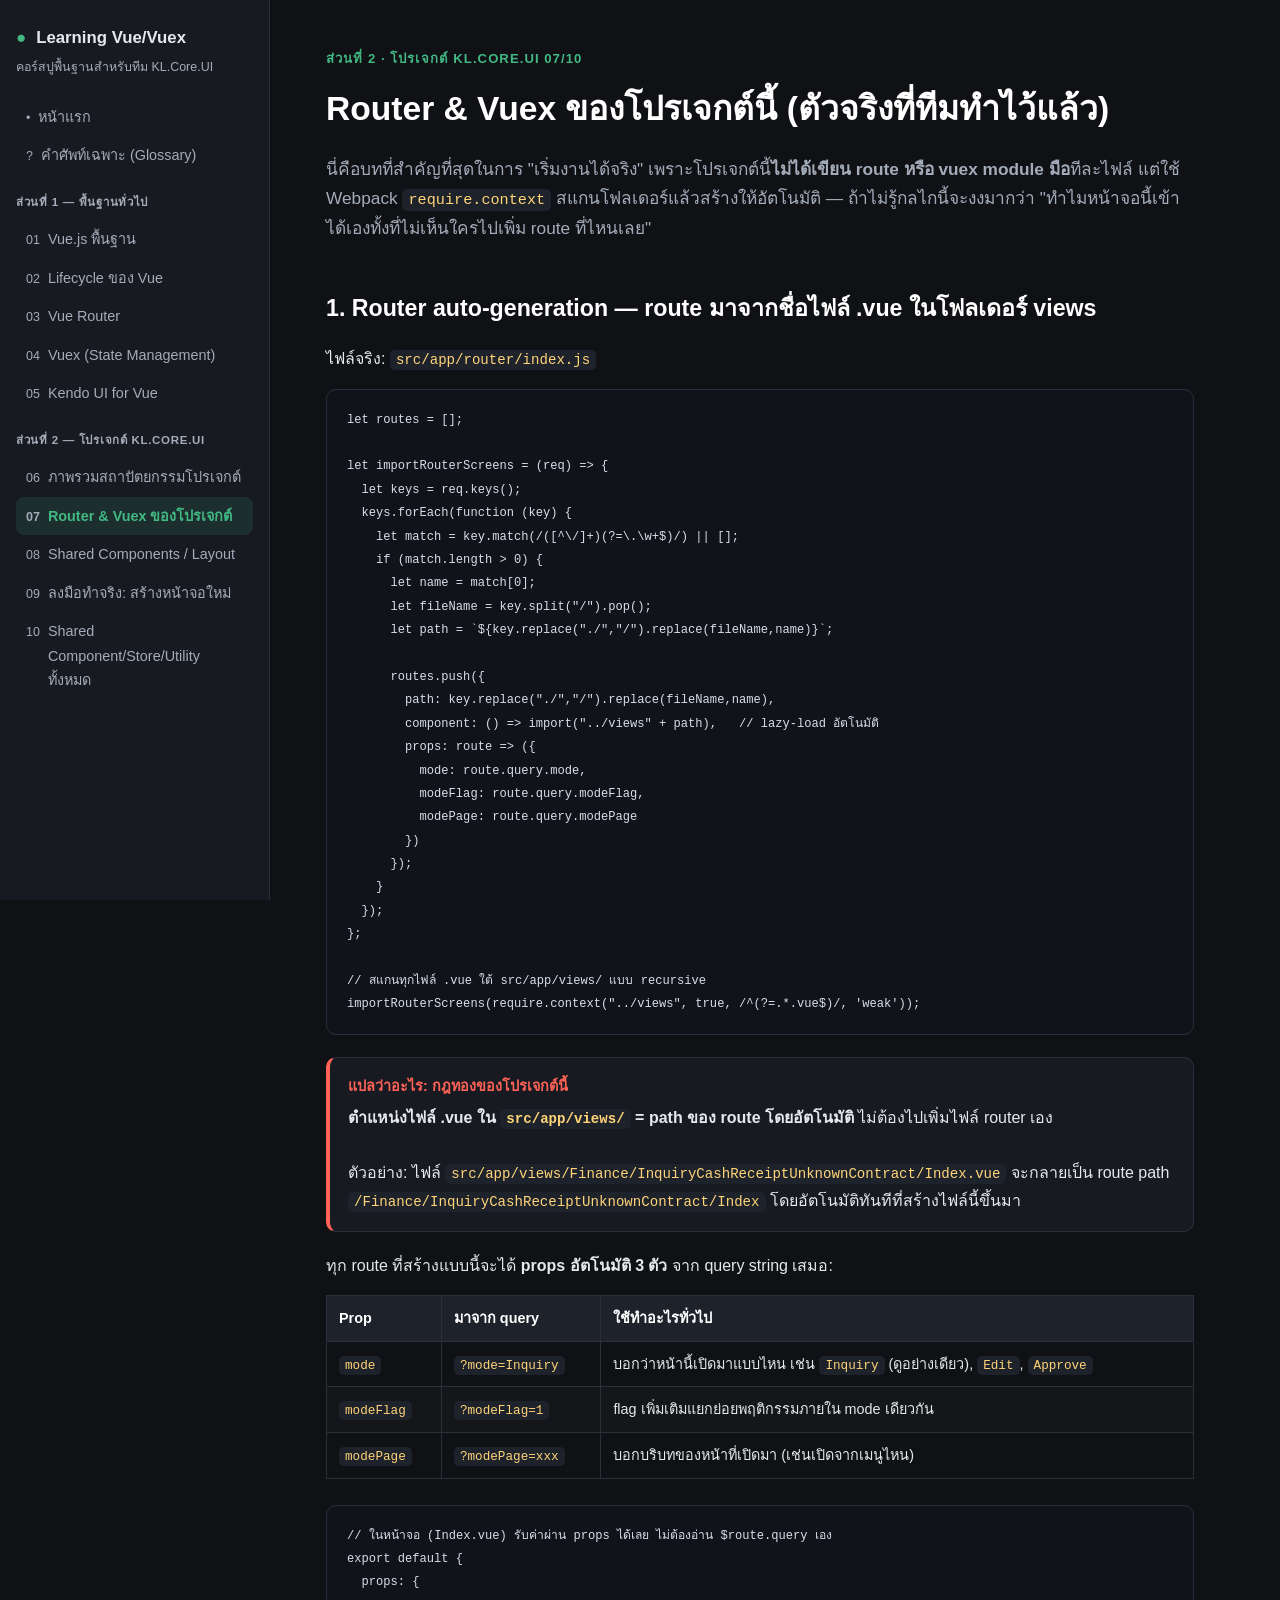
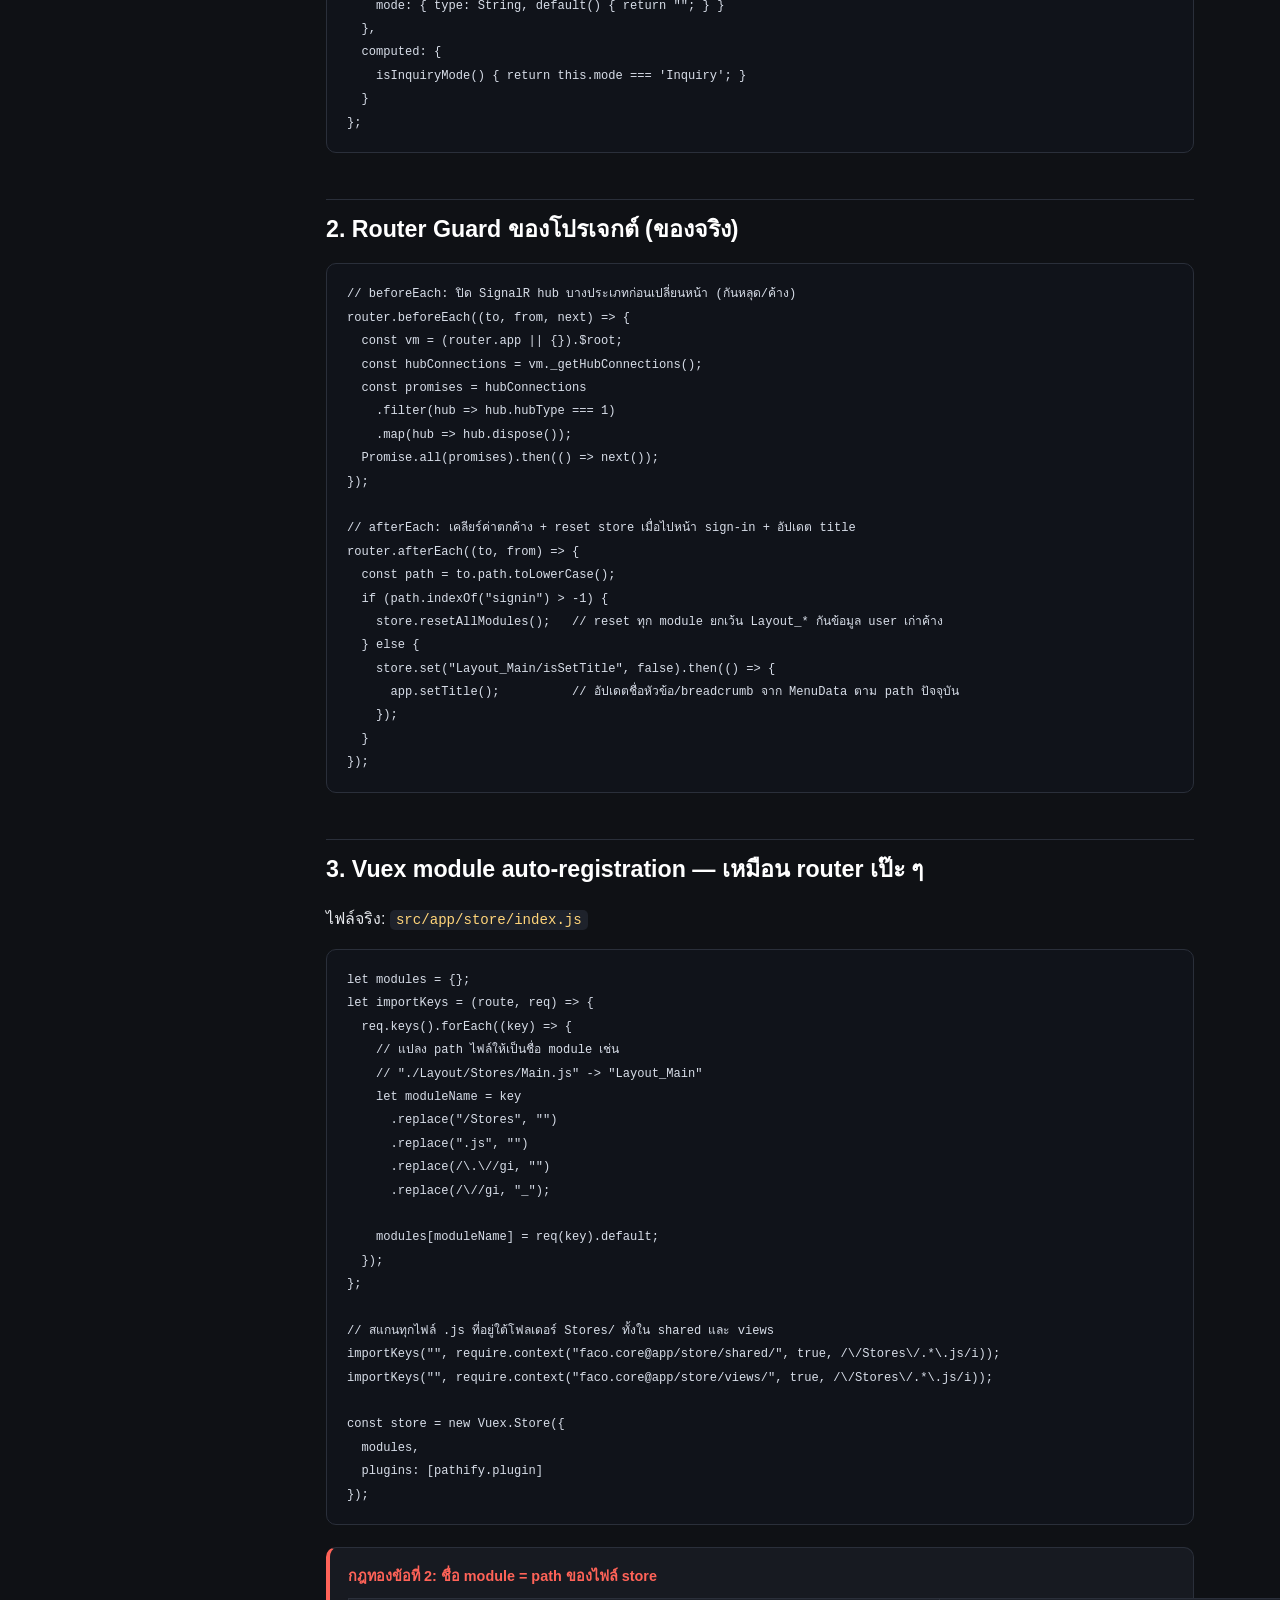
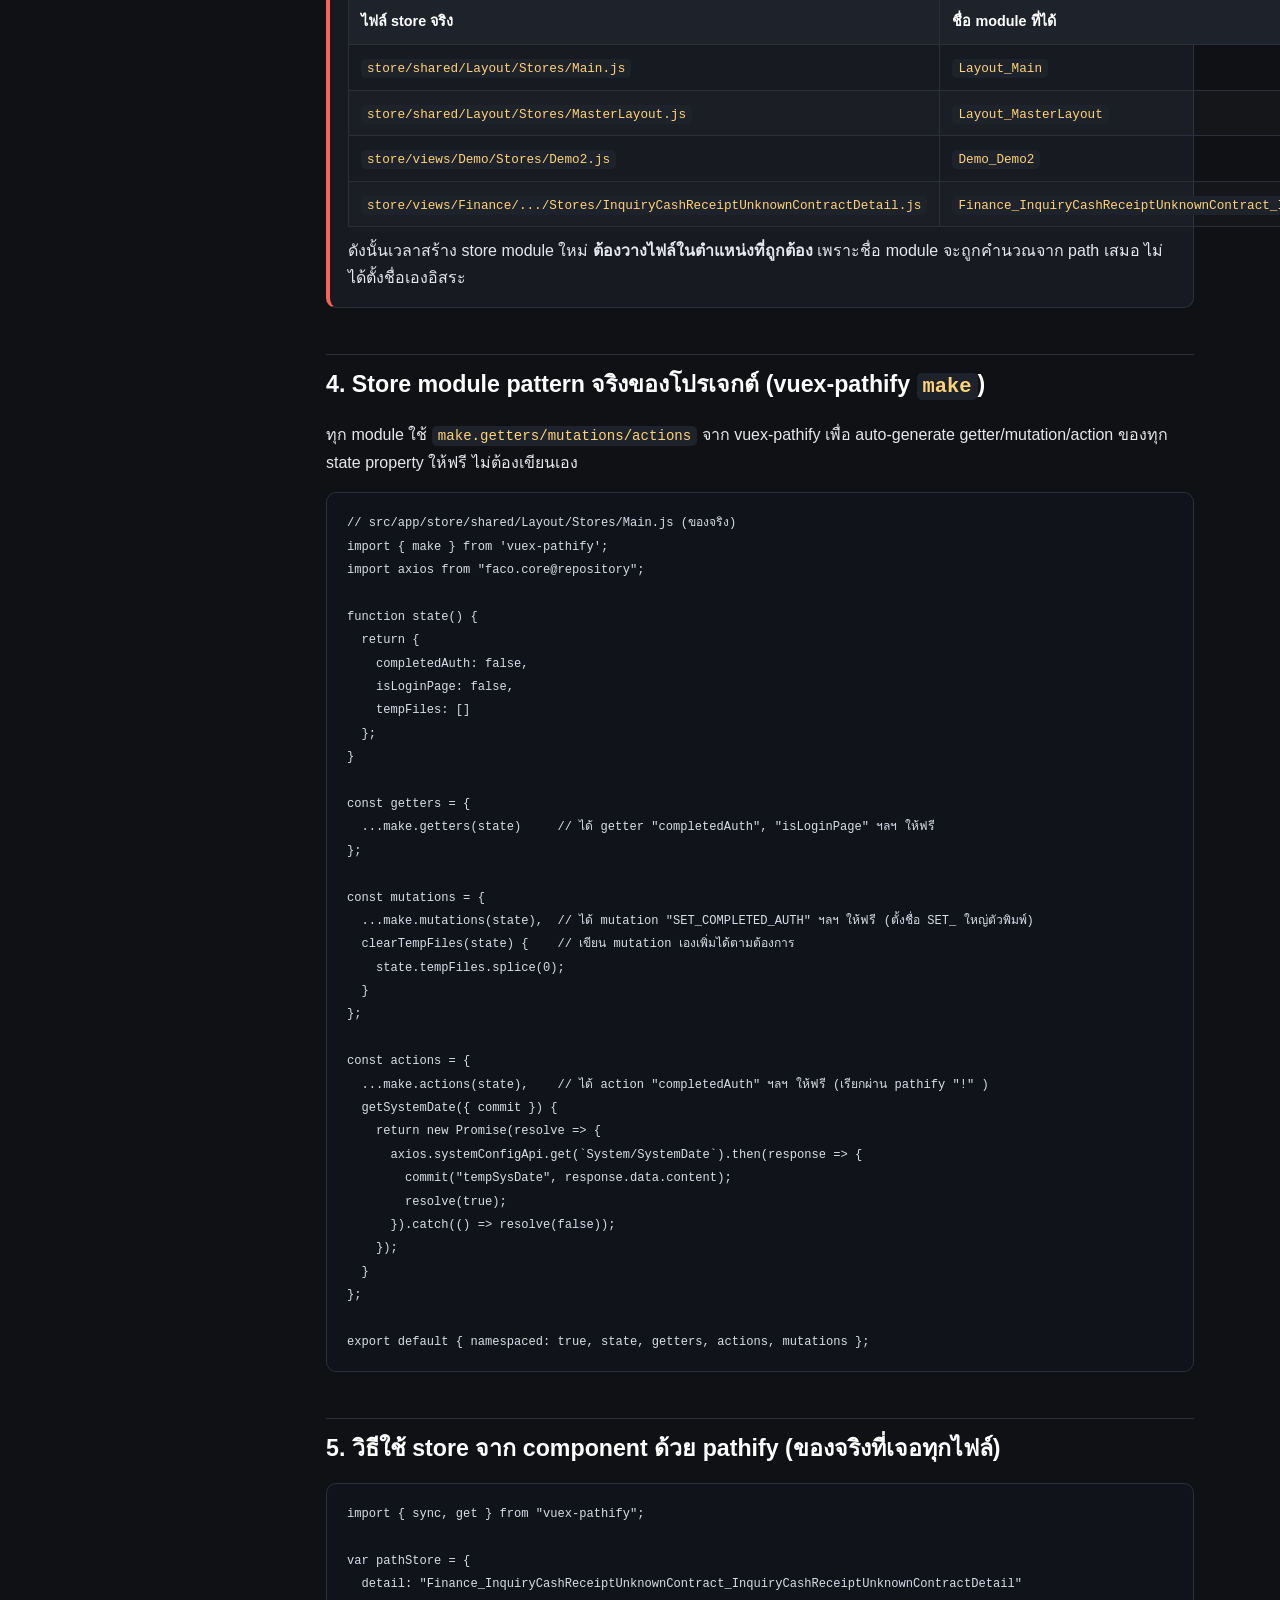
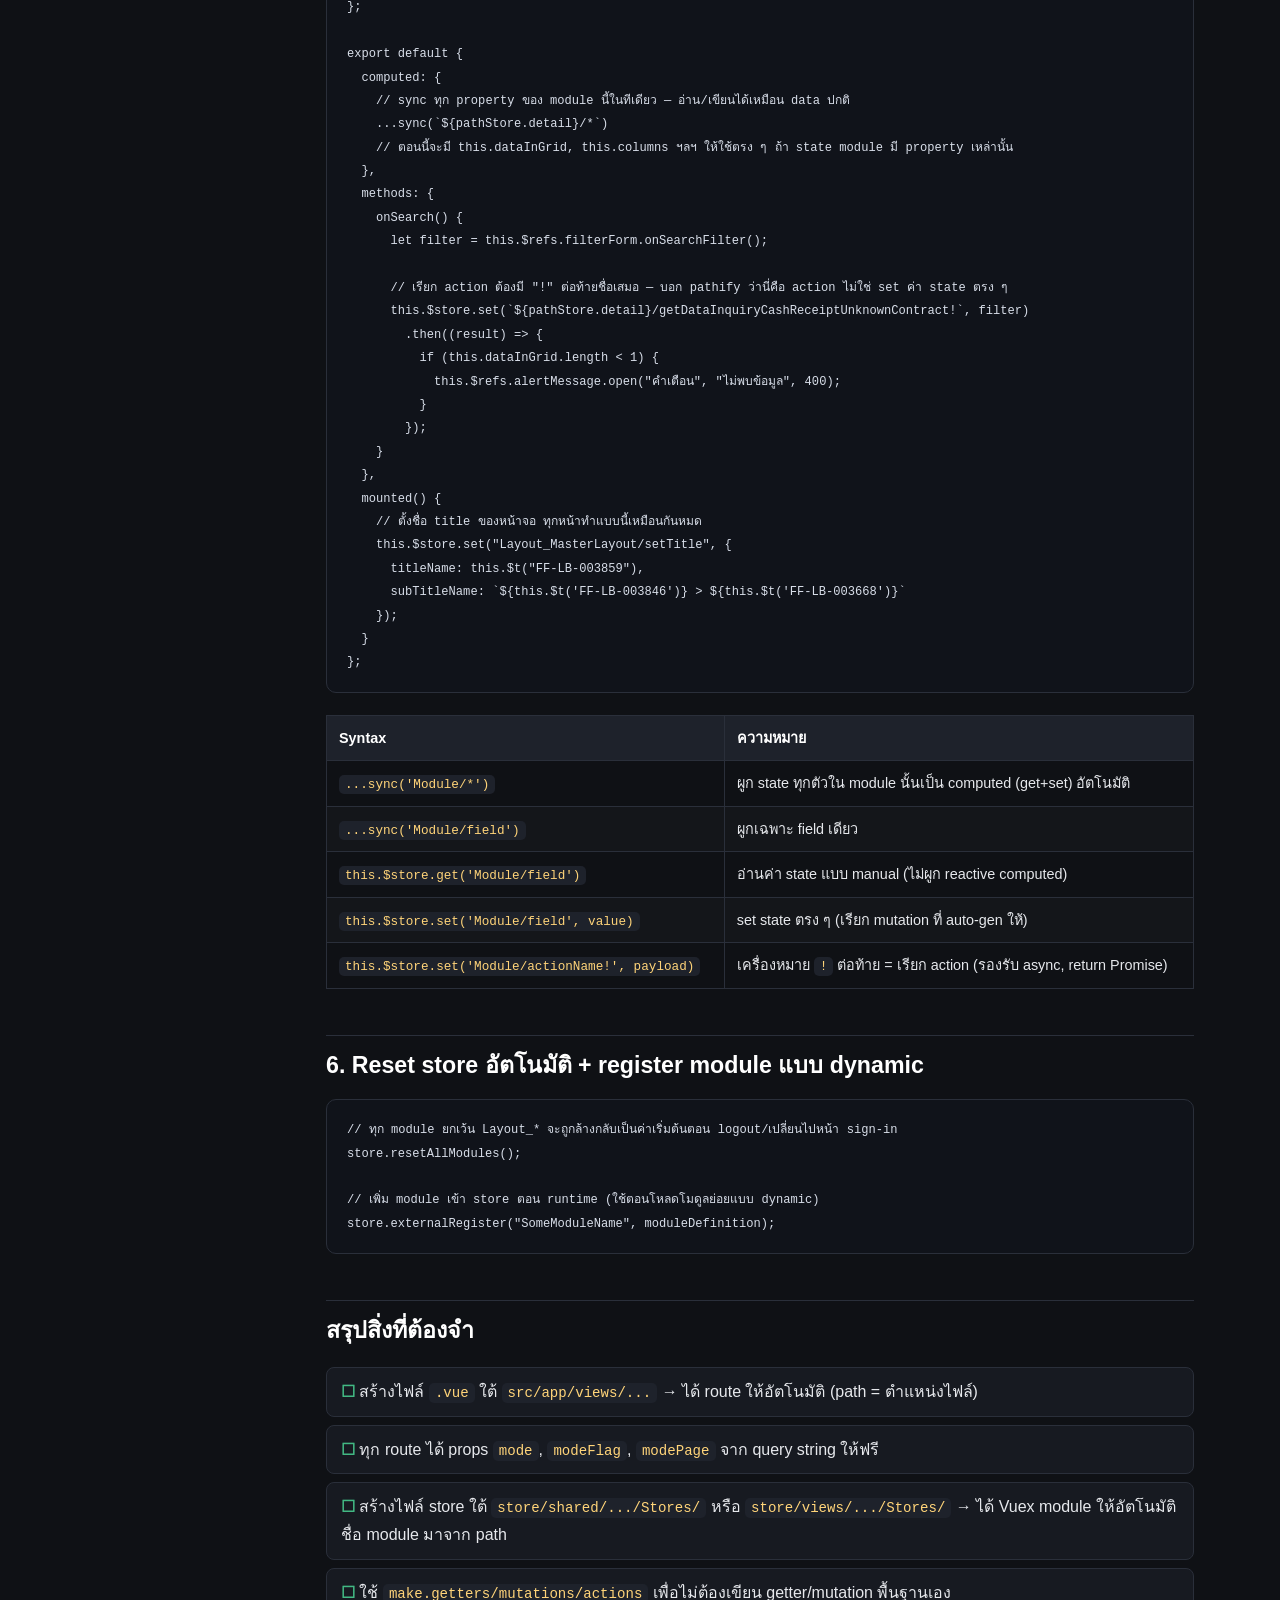
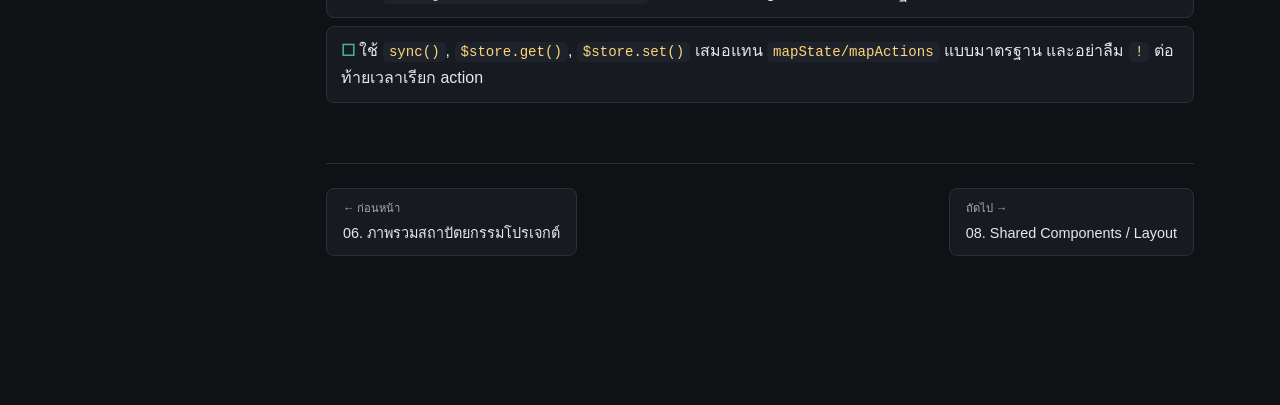
<file: lessons/07-project-router-store.html>
<!DOCTYPE html>
<html lang="th">
<head>
<meta charset="UTF-8">
<meta name="viewport" content="width=device-width, initial-scale=1.0">
<title>07 · Router &amp; Vuex ของโปรเจกต์ — Learning Vue/Vuex</title>
<link rel="stylesheet" href="../assets/style.css">
</head>
<body>
<div class="layout">
  <aside class="sidebar">
    <div class="brand"><span class="dot">●</span> Learning Vue/Vuex</div>
    <div class="subtitle">คอร์สปูพื้นฐานสำหรับทีม KL.Core.UI</div>
    <nav>
      <a href="../index.html"><span class="num">•</span> หน้าแรก</a>
      <a href="glossary.html"><span class="num">?</span> คำศัพท์เฉพาะ (Glossary)</a>
      <div class="group-title">ส่วนที่ 1 — พื้นฐานทั่วไป</div>
      <a href="01-vue-basics.html"><span class="num">01</span> Vue.js พื้นฐาน</a>
      <a href="02-lifecycle.html"><span class="num">02</span> Lifecycle ของ Vue</a>
      <a href="03-router.html"><span class="num">03</span> Vue Router</a>
      <a href="04-vuex.html"><span class="num">04</span> Vuex (State Management)</a>
      <a href="05-kendo-ui.html"><span class="num">05</span> Kendo UI for Vue</a>
      <div class="group-title">ส่วนที่ 2 — โปรเจกต์ KL.Core.UI</div>
      <a href="06-project-overview.html"><span class="num">06</span> ภาพรวมสถาปัตยกรรมโปรเจกต์</a>
      <a href="07-project-router-store.html" class="active"><span class="num">07</span> Router &amp; Vuex ของโปรเจกต์</a>
      <a href="08-shared-components.html"><span class="num">08</span> Shared Components / Layout</a>
      <a href="09-hands-on.html"><span class="num">09</span> ลงมือทำจริง: สร้างหน้าจอใหม่</a>
      <a href="10-shared-reference.html"><span class="num">10</span> Shared Component/Store/Utility ทั้งหมด</a>
    </nav>
  </aside>

  <main class="content">
    <div class="eyebrow">ส่วนที่ 2 · โปรเจกต์ KL.Core.UI 07/10</div>
    <h1>Router &amp; Vuex ของโปรเจกต์นี้ (ตัวจริงที่ทีมทำไว้แล้ว)</h1>
    <p class="lead">
      นี่คือบทที่สำคัญที่สุดในการ "เริ่มงานได้จริง" เพราะโปรเจกต์นี้<strong>ไม่ได้เขียน route หรือ vuex module มือ</strong>ทีละไฟล์
      แต่ใช้ Webpack <code>require.context</code> สแกนโฟลเดอร์แล้วสร้างให้อัตโนมัติ — ถ้าไม่รู้กลไกนี้จะงงมากว่า "ทำไมหน้าจอนี้เข้าได้เองทั้งที่ไม่เห็นใครไปเพิ่ม route ที่ไหนเลย"
    </p>

    <h2>1. Router auto-generation — route มาจากชื่อไฟล์ .vue ในโฟลเดอร์ views</h2>
    <p>ไฟล์จริง: <code>src/app/router/index.js</code></p>
    <pre><code>let routes = [];

let importRouterScreens = (req) => {
  let keys = req.keys();
  keys.forEach(function (key) {
    let match = key.match(/([^\/]+)(?=\.\w+$)/) || [];
    if (match.length > 0) {
      let name = match[0];
      let fileName = key.split("/").pop();
      let path = `${key.replace("./","/").replace(fileName,name)}`;

      routes.push({
        path: key.replace("./","/").replace(fileName,name),
        component: () => import("../views" + path),   // lazy-load อัตโนมัติ
        props: route => ({
          mode: route.query.mode,
          modeFlag: route.query.modeFlag,
          modePage: route.query.modePage
        })
      });
    }
  });
};

// สแกนทุกไฟล์ .vue ใต้ src/app/views/ แบบ recursive
importRouterScreens(require.context("../views", true, /^(?=.*.vue$)/, 'weak'));</code></pre>

    <div class="callout project">
      <div class="callout-title">แปลว่าอะไร: กฎทองของโปรเจกต์นี้</div>
      <strong>ตำแหน่งไฟล์ .vue ใน <code>src/app/views/</code> = path ของ route โดยอัตโนมัติ</strong> ไม่ต้องไปเพิ่มไฟล์ router เอง<br><br>
      ตัวอย่าง: ไฟล์ <code>src/app/views/Finance/InquiryCashReceiptUnknownContract/Index.vue</code>
      จะกลายเป็น route path <code>/Finance/InquiryCashReceiptUnknownContract/Index</code> โดยอัตโนมัติทันทีที่สร้างไฟล์นี้ขึ้นมา
    </div>

    <p>ทุก route ที่สร้างแบบนี้จะได้ <strong>props อัตโนมัติ 3 ตัว</strong> จาก query string เสมอ:</p>
    <table>
      <thead><tr><th>Prop</th><th>มาจาก query</th><th>ใช้ทำอะไรทั่วไป</th></tr></thead>
      <tbody>
        <tr><td><code>mode</code></td><td><code>?mode=Inquiry</code></td><td>บอกว่าหน้านี้เปิดมาแบบไหน เช่น <code>Inquiry</code> (ดูอย่างเดียว), <code>Edit</code>, <code>Approve</code></td></tr>
        <tr><td><code>modeFlag</code></td><td><code>?modeFlag=1</code></td><td>flag เพิ่มเติมแยกย่อยพฤติกรรมภายใน mode เดียวกัน</td></tr>
        <tr><td><code>modePage</code></td><td><code>?modePage=xxx</code></td><td>บอกบริบทของหน้าที่เปิดมา (เช่นเปิดจากเมนูไหน)</td></tr>
      </tbody>
    </table>
    <pre><code>// ในหน้าจอ (Index.vue) รับค่าผ่าน props ได้เลย ไม่ต้องอ่าน $route.query เอง
export default {
  props: {
    mode: { type: String, default() { return ""; } }
  },
  computed: {
    isInquiryMode() { return this.mode === 'Inquiry'; }
  }
};</code></pre>

    <h2>2. Router Guard ของโปรเจกต์ (ของจริง)</h2>
    <pre><code>// beforeEach: ปิด SignalR hub บางประเภทก่อนเปลี่ยนหน้า (กันหลุด/ค้าง)
router.beforeEach((to, from, next) => {
  const vm = (router.app || {}).$root;
  const hubConnections = vm._getHubConnections();
  const promises = hubConnections
    .filter(hub => hub.hubType === 1)
    .map(hub => hub.dispose());
  Promise.all(promises).then(() => next());
});

// afterEach: เคลียร์ค่าตกค้าง + reset store เมื่อไปหน้า sign-in + อัปเดต title
router.afterEach((to, from) => {
  const path = to.path.toLowerCase();
  if (path.indexOf("signin") > -1) {
    store.resetAllModules();   // reset ทุก module ยกเว้น Layout_* กันข้อมูล user เก่าค้าง
  } else {
    store.set("Layout_Main/isSetTitle", false).then(() => {
      app.setTitle();          // อัปเดตชื่อหัวข้อ/breadcrumb จาก MenuData ตาม path ปัจจุบัน
    });
  }
});</code></pre>

    <h2>3. Vuex module auto-registration — เหมือน router เป๊ะ ๆ</h2>
    <p>ไฟล์จริง: <code>src/app/store/index.js</code></p>
    <pre><code>let modules = {};
let importKeys = (route, req) => {
  req.keys().forEach((key) => {
    // แปลง path ไฟล์ให้เป็นชื่อ module เช่น
    // "./Layout/Stores/Main.js" -> "Layout_Main"
    let moduleName = key
      .replace("/Stores", "")
      .replace(".js", "")
      .replace(/\.\//gi, "")
      .replace(/\//gi, "_");

    modules[moduleName] = req(key).default;
  });
};

// สแกนทุกไฟล์ .js ที่อยู่ใต้โฟลเดอร์ Stores/ ทั้งใน shared และ views
importKeys("", require.context("faco.core@app/store/shared/", true, /\/Stores\/.*\.js/i));
importKeys("", require.context("faco.core@app/store/views/", true, /\/Stores\/.*\.js/i));

const store = new Vuex.Store({
  modules,
  plugins: [pathify.plugin]
});</code></pre>

    <div class="callout project">
      <div class="callout-title">กฎทองข้อที่ 2: ชื่อ module = path ของไฟล์ store</div>
      <table style="margin:10px 0 0;">
        <thead><tr><th>ไฟล์ store จริง</th><th>ชื่อ module ที่ได้</th></tr></thead>
        <tbody>
          <tr><td><code>store/shared/Layout/Stores/Main.js</code></td><td><code>Layout_Main</code></td></tr>
          <tr><td><code>store/shared/Layout/Stores/MasterLayout.js</code></td><td><code>Layout_MasterLayout</code></td></tr>
          <tr><td><code>store/views/Demo/Stores/Demo2.js</code></td><td><code>Demo_Demo2</code></td></tr>
          <tr><td><code>store/views/Finance/.../Stores/InquiryCashReceiptUnknownContractDetail.js</code></td><td><code>Finance_InquiryCashReceiptUnknownContract_InquiryCashReceiptUnknownContractDetail</code></td></tr>
        </tbody>
      </table>
      <p style="margin:10px 0 0;">ดังนั้นเวลาสร้าง store module ใหม่ <strong>ต้องวางไฟล์ในตำแหน่งที่ถูกต้อง</strong> เพราะชื่อ module จะถูกคำนวณจาก path เสมอ ไม่ได้ตั้งชื่อเองอิสระ</p>
    </div>

    <h2>4. Store module pattern จริงของโปรเจกต์ (vuex-pathify <code>make</code>)</h2>
    <p>ทุก module ใช้ <code>make.getters/mutations/actions</code> จาก vuex-pathify เพื่อ auto-generate getter/mutation/action ของทุก state property ให้ฟรี ไม่ต้องเขียนเอง</p>
    <pre><code>// src/app/store/shared/Layout/Stores/Main.js (ของจริง)
import { make } from 'vuex-pathify';
import axios from "faco.core@repository";

function state() {
  return {
    completedAuth: false,
    isLoginPage: false,
    tempFiles: []
  };
}

const getters = {
  ...make.getters(state)     // ได้ getter "completedAuth", "isLoginPage" ฯลฯ ให้ฟรี
};

const mutations = {
  ...make.mutations(state),  // ได้ mutation "SET_COMPLETED_AUTH" ฯลฯ ให้ฟรี (ตั้งชื่อ SET_ ใหญ่ตัวพิมพ์)
  clearTempFiles(state) {    // เขียน mutation เองเพิ่มได้ตามต้องการ
    state.tempFiles.splice(0);
  }
};

const actions = {
  ...make.actions(state),    // ได้ action "completedAuth" ฯลฯ ให้ฟรี (เรียกผ่าน pathify "!" )
  getSystemDate({ commit }) {
    return new Promise(resolve => {
      axios.systemConfigApi.get(`System/SystemDate`).then(response => {
        commit("tempSysDate", response.data.content);
        resolve(true);
      }).catch(() => resolve(false));
    });
  }
};

export default { namespaced: true, state, getters, actions, mutations };</code></pre>

    <h2>5. วิธีใช้ store จาก component ด้วย pathify (ของจริงที่เจอทุกไฟล์)</h2>
    <pre><code>import { sync, get } from "vuex-pathify";

var pathStore = {
  detail: "Finance_InquiryCashReceiptUnknownContract_InquiryCashReceiptUnknownContractDetail"
};

export default {
  computed: {
    // sync ทุก property ของ module นี้ในทีเดียว — อ่าน/เขียนได้เหมือน data ปกติ
    ...sync(`${pathStore.detail}/*`)
    // ตอนนี้จะมี this.dataInGrid, this.columns ฯลฯ ให้ใช้ตรง ๆ ถ้า state module มี property เหล่านั้น
  },
  methods: {
    onSearch() {
      let filter = this.$refs.filterForm.onSearchFilter();

      // เรียก action ต้องมี "!" ต่อท้ายชื่อเสมอ — บอก pathify ว่านี่คือ action ไม่ใช่ set ค่า state ตรง ๆ
      this.$store.set(`${pathStore.detail}/getDataInquiryCashReceiptUnknownContract!`, filter)
        .then((result) => {
          if (this.dataInGrid.length < 1) {
            this.$refs.alertMessage.open("คำเตือน", "ไม่พบข้อมูล", 400);
          }
        });
    }
  },
  mounted() {
    // ตั้งชื่อ title ของหน้าจอ ทุกหน้าทำแบบนี้เหมือนกันหมด
    this.$store.set("Layout_MasterLayout/setTitle", {
      titleName: this.$t("FF-LB-003859"),
      subTitleName: `${this.$t('FF-LB-003846')} > ${this.$t('FF-LB-003668')}`
    });
  }
};</code></pre>

    <table>
      <thead><tr><th>Syntax</th><th>ความหมาย</th></tr></thead>
      <tbody>
        <tr><td><code>...sync('Module/*')</code></td><td>ผูก state ทุกตัวใน module นั้นเป็น computed (get+set) อัตโนมัติ</td></tr>
        <tr><td><code>...sync('Module/field')</code></td><td>ผูกเฉพาะ field เดียว</td></tr>
        <tr><td><code>this.$store.get('Module/field')</code></td><td>อ่านค่า state แบบ manual (ไม่ผูก reactive computed)</td></tr>
        <tr><td><code>this.$store.set('Module/field', value)</code></td><td>set state ตรง ๆ (เรียก mutation ที่ auto-gen ให้)</td></tr>
        <tr><td><code>this.$store.set('Module/actionName!', payload)</code></td><td>เครื่องหมาย <code>!</code> ต่อท้าย = เรียก action (รองรับ async, return Promise)</td></tr>
      </tbody>
    </table>

    <h2>6. Reset store อัตโนมัติ + register module แบบ dynamic</h2>
    <pre><code>// ทุก module ยกเว้น Layout_* จะถูกล้างกลับเป็นค่าเริ่มต้นตอน logout/เปลี่ยนไปหน้า sign-in
store.resetAllModules();

// เพิ่ม module เข้า store ตอน runtime (ใช้ตอนโหลดโมดูลย่อยแบบ dynamic)
store.externalRegister("SomeModuleName", moduleDefinition);</code></pre>

    <h2>สรุปสิ่งที่ต้องจำ</h2>
    <ul class="checklist">
      <li>สร้างไฟล์ <code>.vue</code> ใต้ <code>src/app/views/...</code> → ได้ route ให้อัตโนมัติ (path = ตำแหน่งไฟล์)</li>
      <li>ทุก route ได้ props <code>mode</code>, <code>modeFlag</code>, <code>modePage</code> จาก query string ให้ฟรี</li>
      <li>สร้างไฟล์ store ใต้ <code>store/shared/.../Stores/</code> หรือ <code>store/views/.../Stores/</code> → ได้ Vuex module ให้อัตโนมัติ ชื่อ module มาจาก path</li>
      <li>ใช้ <code>make.getters/mutations/actions</code> เพื่อไม่ต้องเขียน getter/mutation พื้นฐานเอง</li>
      <li>ใช้ <code>sync()</code>, <code>$store.get()</code>, <code>$store.set()</code> เสมอแทน <code>mapState/mapActions</code> แบบมาตรฐาน และอย่าลืม <code>!</code> ต่อท้ายเวลาเรียก action</li>
    </ul>

    <div class="pager">
      <a href="06-project-overview.html"><span class="dir">← ก่อนหน้า</span>06. ภาพรวมสถาปัตยกรรมโปรเจกต์</a>
      <a href="08-shared-components.html"><span class="dir">ถัดไป →</span>08. Shared Components / Layout</a>
    </div>
  </main>
</div>
</body>
</html>
</file>
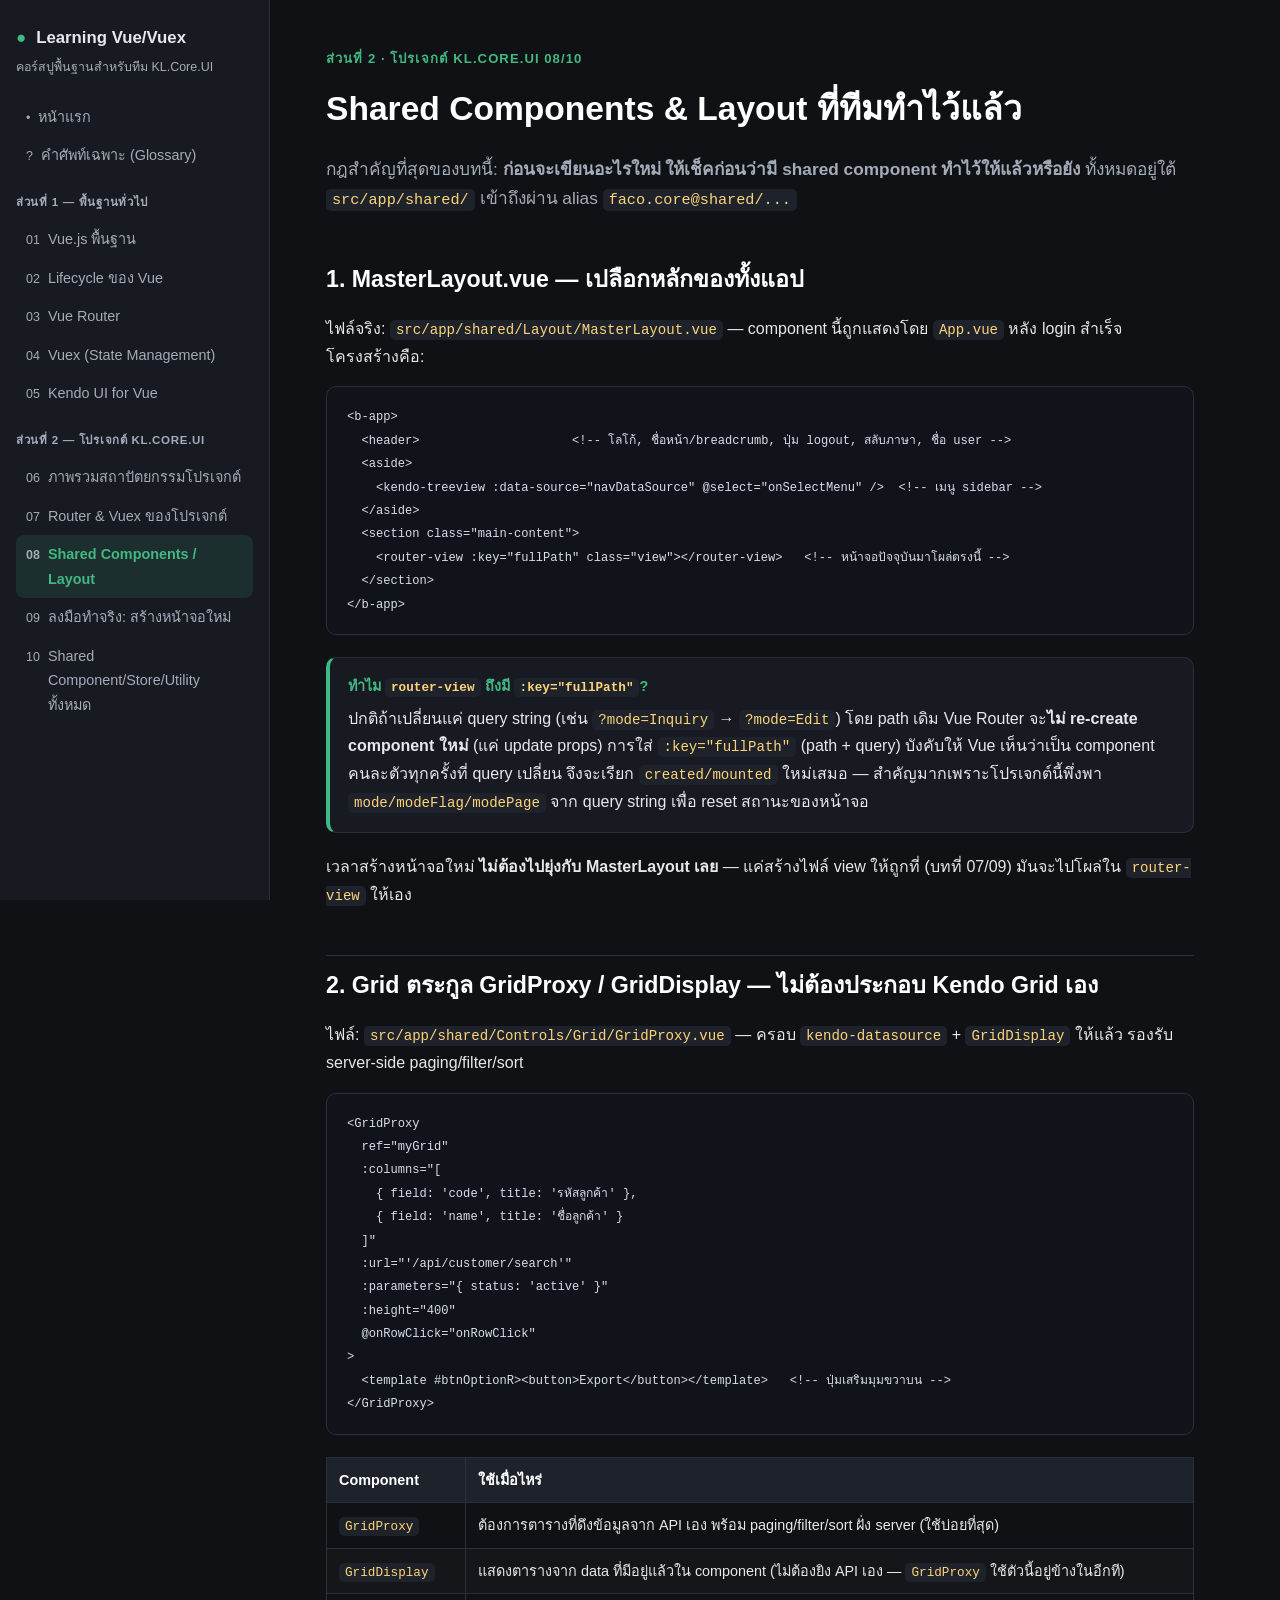
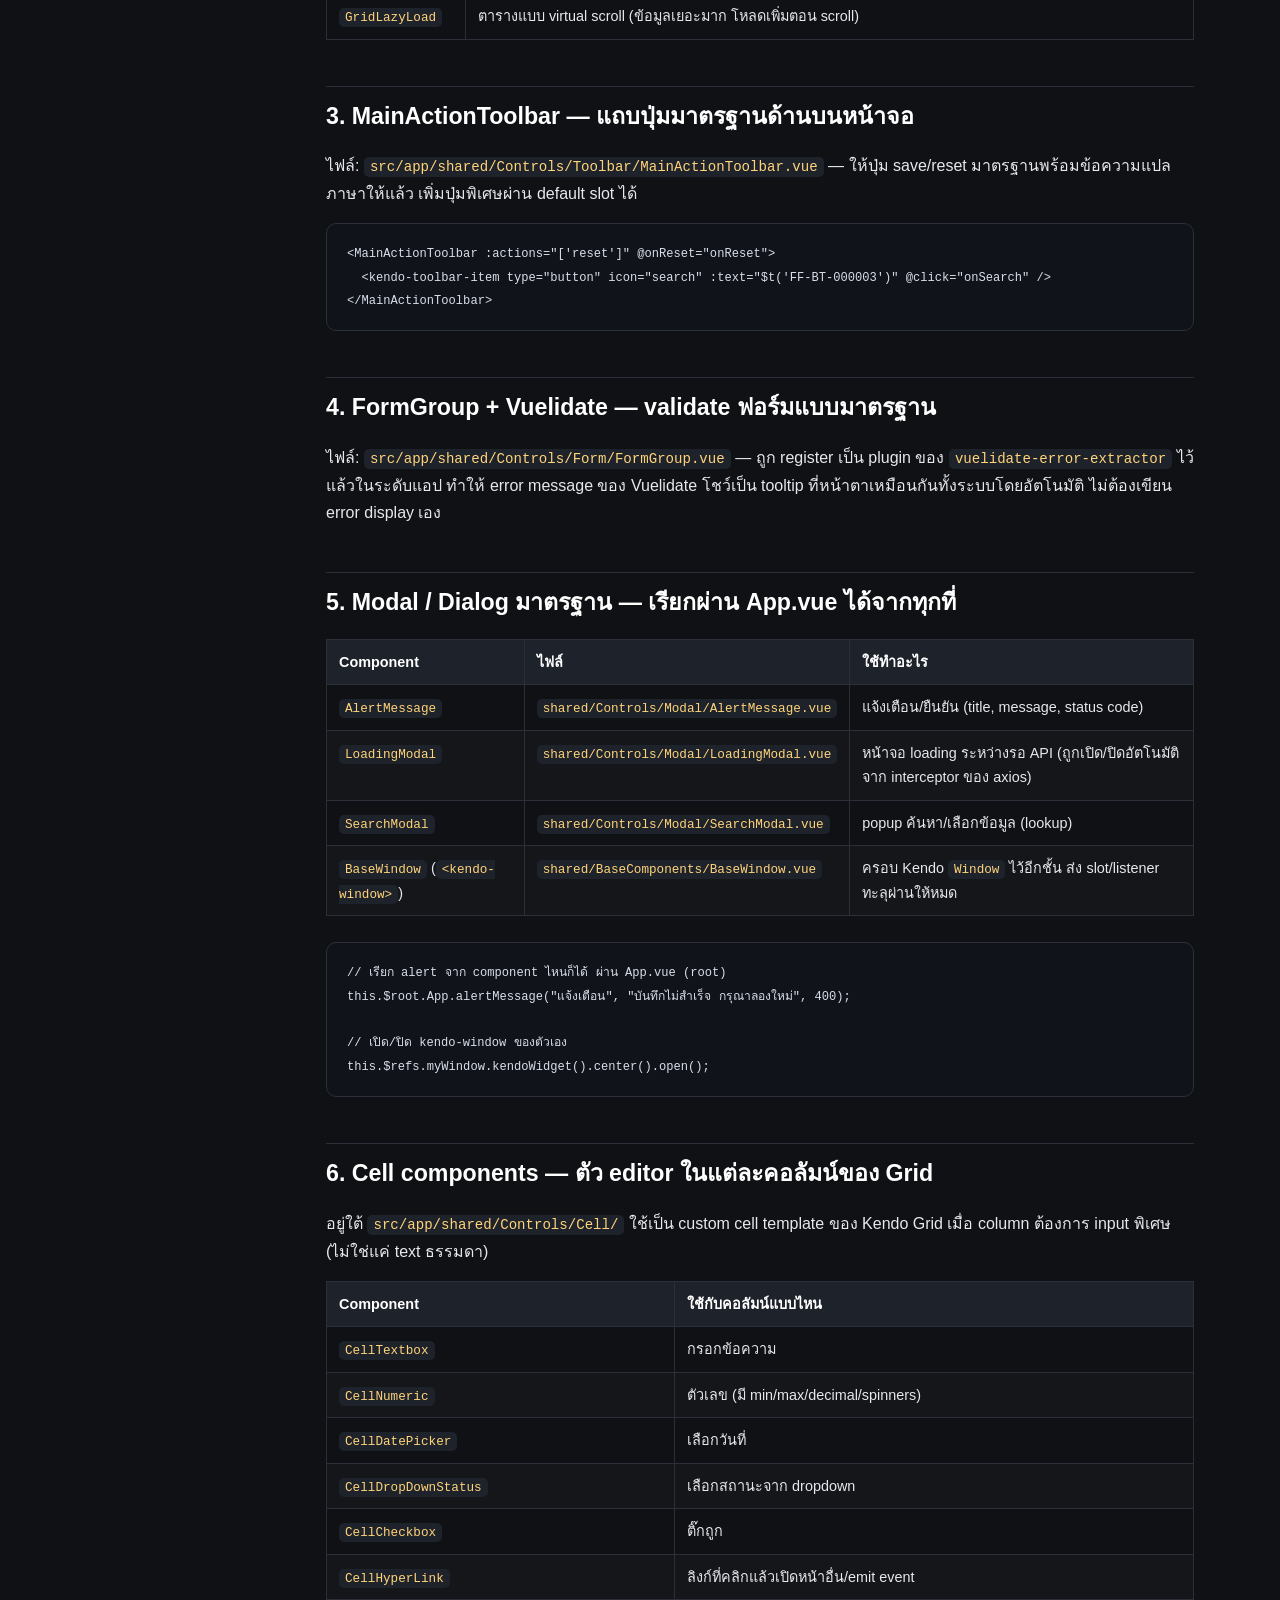
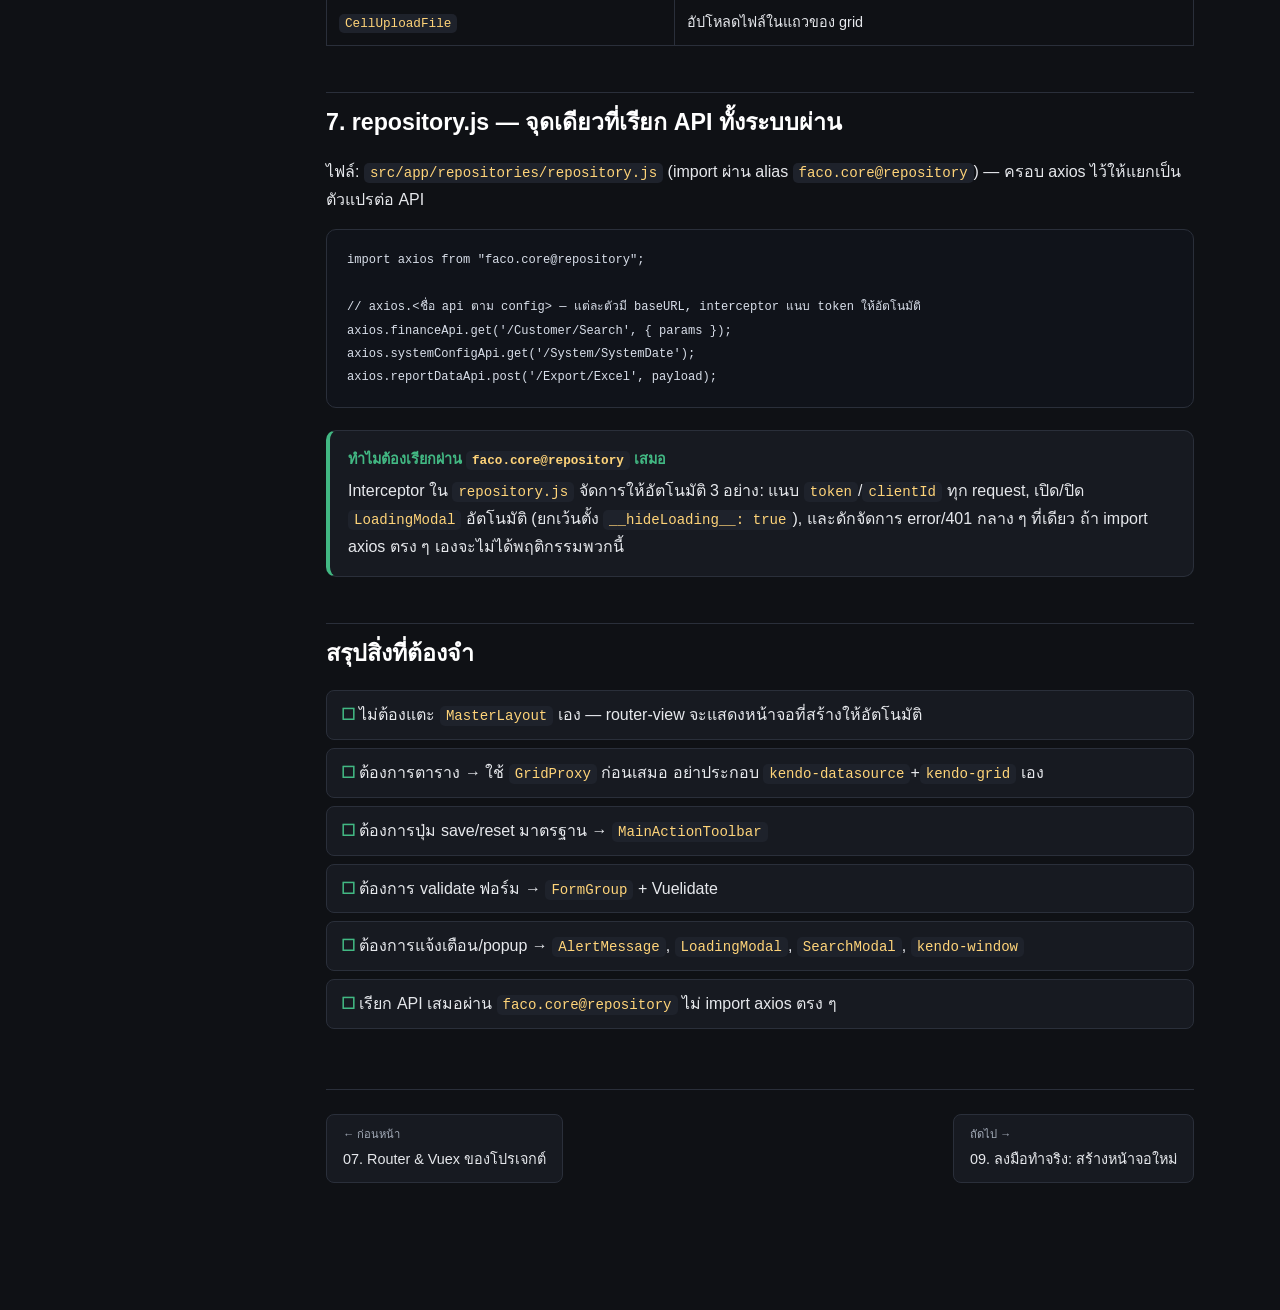
<file: lessons/08-shared-components.html>
<!DOCTYPE html>
<html lang="th">
<head>
<meta charset="UTF-8">
<meta name="viewport" content="width=device-width, initial-scale=1.0">
<title>08 · Shared Components / Layout — Learning Vue/Vuex</title>
<link rel="stylesheet" href="../assets/style.css">
</head>
<body>
<div class="layout">
  <aside class="sidebar">
    <div class="brand"><span class="dot">●</span> Learning Vue/Vuex</div>
    <div class="subtitle">คอร์สปูพื้นฐานสำหรับทีม KL.Core.UI</div>
    <nav>
      <a href="../index.html"><span class="num">•</span> หน้าแรก</a>
      <a href="glossary.html"><span class="num">?</span> คำศัพท์เฉพาะ (Glossary)</a>
      <div class="group-title">ส่วนที่ 1 — พื้นฐานทั่วไป</div>
      <a href="01-vue-basics.html"><span class="num">01</span> Vue.js พื้นฐาน</a>
      <a href="02-lifecycle.html"><span class="num">02</span> Lifecycle ของ Vue</a>
      <a href="03-router.html"><span class="num">03</span> Vue Router</a>
      <a href="04-vuex.html"><span class="num">04</span> Vuex (State Management)</a>
      <a href="05-kendo-ui.html"><span class="num">05</span> Kendo UI for Vue</a>
      <div class="group-title">ส่วนที่ 2 — โปรเจกต์ KL.Core.UI</div>
      <a href="06-project-overview.html"><span class="num">06</span> ภาพรวมสถาปัตยกรรมโปรเจกต์</a>
      <a href="07-project-router-store.html"><span class="num">07</span> Router &amp; Vuex ของโปรเจกต์</a>
      <a href="08-shared-components.html" class="active"><span class="num">08</span> Shared Components / Layout</a>
      <a href="09-hands-on.html"><span class="num">09</span> ลงมือทำจริง: สร้างหน้าจอใหม่</a>
      <a href="10-shared-reference.html"><span class="num">10</span> Shared Component/Store/Utility ทั้งหมด</a>
    </nav>
  </aside>

  <main class="content">
    <div class="eyebrow">ส่วนที่ 2 · โปรเจกต์ KL.Core.UI 08/10</div>
    <h1>Shared Components &amp; Layout ที่ทีมทำไว้แล้ว</h1>
    <p class="lead">
      กฎสำคัญที่สุดของบทนี้: <strong>ก่อนจะเขียนอะไรใหม่ ให้เช็คก่อนว่ามี shared component ทำไว้ให้แล้วหรือยัง</strong>
      ทั้งหมดอยู่ใต้ <code>src/app/shared/</code> เข้าถึงผ่าน alias <code>faco.core@shared/...</code>
    </p>

    <h2>1. MasterLayout.vue — เปลือกหลักของทั้งแอป</h2>
    <p>ไฟล์จริง: <code>src/app/shared/Layout/MasterLayout.vue</code> — component นี้ถูกแสดงโดย <code>App.vue</code> หลัง login สำเร็จ โครงสร้างคือ:</p>
    <pre><code>&lt;b-app&gt;
  &lt;header&gt;                     &lt;!-- โลโก้, ชื่อหน้า/breadcrumb, ปุ่ม logout, สลับภาษา, ชื่อ user --&gt;
  &lt;aside&gt;
    &lt;kendo-treeview :data-source="navDataSource" @select="onSelectMenu" /&gt;  &lt;!-- เมนู sidebar --&gt;
  &lt;/aside&gt;
  &lt;section class="main-content"&gt;
    &lt;router-view :key="fullPath" class="view"&gt;&lt;/router-view&gt;   &lt;!-- หน้าจอปัจจุบันมาโผล่ตรงนี้ --&gt;
  &lt;/section&gt;
&lt;/b-app&gt;</code></pre>
    <div class="callout tip">
      <div class="callout-title">ทำไม <code>router-view</code> ถึงมี <code>:key="fullPath"</code>?</div>
      ปกติถ้าเปลี่ยนแค่ query string (เช่น <code>?mode=Inquiry</code> → <code>?mode=Edit</code>) โดย path เดิม Vue Router จะ<strong>ไม่ re-create component ใหม่</strong> (แค่ update props)
      การใส่ <code>:key="fullPath"</code> (path + query) บังคับให้ Vue เห็นว่าเป็น component คนละตัวทุกครั้งที่ query เปลี่ยน จึงจะเรียก <code>created/mounted</code> ใหม่เสมอ —
      สำคัญมากเพราะโปรเจกต์นี้พึ่งพา <code>mode/modeFlag/modePage</code> จาก query string เพื่อ reset สถานะของหน้าจอ
    </div>
    <p>เวลาสร้างหน้าจอใหม่ <strong>ไม่ต้องไปยุ่งกับ MasterLayout เลย</strong> — แค่สร้างไฟล์ view ให้ถูกที่ (บทที่ 07/09) มันจะไปโผล่ใน <code>router-view</code> ให้เอง</p>

    <h2>2. Grid ตระกูล GridProxy / GridDisplay — ไม่ต้องประกอบ Kendo Grid เอง</h2>
    <p>ไฟล์: <code>src/app/shared/Controls/Grid/GridProxy.vue</code> — ครอบ <code>kendo-datasource</code> + <code>GridDisplay</code> ให้แล้ว รองรับ server-side paging/filter/sort</p>
    <pre><code>&lt;GridProxy
  ref="myGrid"
  :columns="[
    { field: 'code', title: 'รหัสลูกค้า' },
    { field: 'name', title: 'ชื่อลูกค้า' }
  ]"
  :url="'/api/customer/search'"
  :parameters="{ status: 'active' }"
  :height="400"
  @onRowClick="onRowClick"
&gt;
  &lt;template #btnOptionR&gt;&lt;button&gt;Export&lt;/button&gt;&lt;/template&gt;   &lt;!-- ปุ่มเสริมมุมขวาบน --&gt;
&lt;/GridProxy&gt;</code></pre>
    <table>
      <thead><tr><th>Component</th><th>ใช้เมื่อไหร่</th></tr></thead>
      <tbody>
        <tr><td><code>GridProxy</code></td><td>ต้องการตารางที่ดึงข้อมูลจาก API เอง พร้อม paging/filter/sort ฝั่ง server (ใช้บ่อยที่สุด)</td></tr>
        <tr><td><code>GridDisplay</code></td><td>แสดงตารางจาก data ที่มีอยู่แล้วใน component (ไม่ต้องยิง API เอง — <code>GridProxy</code> ใช้ตัวนี้อยู่ข้างในอีกที)</td></tr>
        <tr><td><code>GridLazyLoad</code></td><td>ตารางแบบ virtual scroll (ข้อมูลเยอะมาก โหลดเพิ่มตอน scroll)</td></tr>
      </tbody>
    </table>

    <h2>3. MainActionToolbar — แถบปุ่มมาตรฐานด้านบนหน้าจอ</h2>
    <p>ไฟล์: <code>src/app/shared/Controls/Toolbar/MainActionToolbar.vue</code> — ให้ปุ่ม save/reset มาตรฐานพร้อมข้อความแปลภาษาให้แล้ว เพิ่มปุ่มพิเศษผ่าน default slot ได้</p>
    <pre><code>&lt;MainActionToolbar :actions="['reset']" @onReset="onReset"&gt;
  &lt;kendo-toolbar-item type="button" icon="search" :text="$t('FF-BT-000003')" @click="onSearch" /&gt;
&lt;/MainActionToolbar&gt;</code></pre>

    <h2>4. FormGroup + Vuelidate — validate ฟอร์มแบบมาตรฐาน</h2>
    <p>ไฟล์: <code>src/app/shared/Controls/Form/FormGroup.vue</code> — ถูก register เป็น plugin ของ <code>vuelidate-error-extractor</code> ไว้แล้วในระดับแอป ทำให้ error message ของ Vuelidate โชว์เป็น tooltip ที่หน้าตาเหมือนกันทั้งระบบโดยอัตโนมัติ ไม่ต้องเขียน error display เอง</p>

    <h2>5. Modal / Dialog มาตรฐาน — เรียกผ่าน App.vue ได้จากทุกที่</h2>
    <table>
      <thead><tr><th>Component</th><th>ไฟล์</th><th>ใช้ทำอะไร</th></tr></thead>
      <tbody>
        <tr><td><code>AlertMessage</code></td><td><code>shared/Controls/Modal/AlertMessage.vue</code></td><td>แจ้งเตือน/ยืนยัน (title, message, status code)</td></tr>
        <tr><td><code>LoadingModal</code></td><td><code>shared/Controls/Modal/LoadingModal.vue</code></td><td>หน้าจอ loading ระหว่างรอ API (ถูกเปิด/ปิดอัตโนมัติจาก interceptor ของ axios)</td></tr>
        <tr><td><code>SearchModal</code></td><td><code>shared/Controls/Modal/SearchModal.vue</code></td><td>popup ค้นหา/เลือกข้อมูล (lookup)</td></tr>
        <tr><td><code>BaseWindow</code> (<code>&lt;kendo-window&gt;</code>)</td><td><code>shared/BaseComponents/BaseWindow.vue</code></td><td>ครอบ Kendo <code>Window</code> ไว้อีกชั้น ส่ง slot/listener ทะลุผ่านให้หมด</td></tr>
      </tbody>
    </table>
    <pre><code>// เรียก alert จาก component ไหนก็ได้ ผ่าน App.vue (root)
this.$root.App.alertMessage("แจ้งเตือน", "บันทึกไม่สำเร็จ กรุณาลองใหม่", 400);

// เปิด/ปิด kendo-window ของตัวเอง
this.$refs.myWindow.kendoWidget().center().open();</code></pre>

    <h2>6. Cell components — ตัว editor ในแต่ละคอลัมน์ของ Grid</h2>
    <p>อยู่ใต้ <code>src/app/shared/Controls/Cell/</code> ใช้เป็น custom cell template ของ Kendo Grid เมื่อ column ต้องการ input พิเศษ (ไม่ใช่แค่ text ธรรมดา)</p>
    <table>
      <thead><tr><th>Component</th><th>ใช้กับคอลัมน์แบบไหน</th></tr></thead>
      <tbody>
        <tr><td><code>CellTextbox</code></td><td>กรอกข้อความ</td></tr>
        <tr><td><code>CellNumeric</code></td><td>ตัวเลข (มี min/max/decimal/spinners)</td></tr>
        <tr><td><code>CellDatePicker</code></td><td>เลือกวันที่</td></tr>
        <tr><td><code>CellDropDownStatus</code></td><td>เลือกสถานะจาก dropdown</td></tr>
        <tr><td><code>CellCheckbox</code></td><td>ติ๊กถูก</td></tr>
        <tr><td><code>CellHyperLink</code></td><td>ลิงก์ที่คลิกแล้วเปิดหน้าอื่น/emit event</td></tr>
        <tr><td><code>CellUploadFile</code></td><td>อัปโหลดไฟล์ในแถวของ grid</td></tr>
      </tbody>
    </table>

    <h2>7. repository.js — จุดเดียวที่เรียก API ทั้งระบบผ่าน</h2>
    <p>ไฟล์: <code>src/app/repositories/repository.js</code> (import ผ่าน alias <code>faco.core@repository</code>) — ครอบ axios ไว้ให้แยกเป็นตัวแปรต่อ API</p>
    <pre><code>import axios from "faco.core@repository";

// axios.<ชื่อ api ตาม config> — แต่ละตัวมี baseURL, interceptor แนบ token ให้อัตโนมัติ
axios.financeApi.get('/Customer/Search', { params });
axios.systemConfigApi.get('/System/SystemDate');
axios.reportDataApi.post('/Export/Excel', payload);</code></pre>
    <div class="callout tip">
      <div class="callout-title">ทำไมต้องเรียกผ่าน <code>faco.core@repository</code> เสมอ</div>
      Interceptor ใน <code>repository.js</code> จัดการให้อัตโนมัติ 3 อย่าง: แนบ <code>token</code>/<code>clientId</code> ทุก request,
      เปิด/ปิด <code>LoadingModal</code> อัตโนมัติ (ยกเว้นตั้ง <code>__hideLoading__: true</code>), และดักจัดการ error/401 กลาง ๆ ที่เดียว
      ถ้า import axios ตรง ๆ เองจะไม่ได้พฤติกรรมพวกนี้
    </div>

    <h2>สรุปสิ่งที่ต้องจำ</h2>
    <ul class="checklist">
      <li>ไม่ต้องแตะ <code>MasterLayout</code> เอง — router-view จะแสดงหน้าจอที่สร้างให้อัตโนมัติ</li>
      <li>ต้องการตาราง → ใช้ <code>GridProxy</code> ก่อนเสมอ อย่าประกอบ <code>kendo-datasource</code>+<code>kendo-grid</code> เอง</li>
      <li>ต้องการปุ่ม save/reset มาตรฐาน → <code>MainActionToolbar</code></li>
      <li>ต้องการ validate ฟอร์ม → <code>FormGroup</code> + Vuelidate</li>
      <li>ต้องการแจ้งเตือน/popup → <code>AlertMessage</code>, <code>LoadingModal</code>, <code>SearchModal</code>, <code>kendo-window</code></li>
      <li>เรียก API เสมอผ่าน <code>faco.core@repository</code> ไม่ import axios ตรง ๆ</li>
    </ul>

    <div class="pager">
      <a href="07-project-router-store.html"><span class="dir">← ก่อนหน้า</span>07. Router &amp; Vuex ของโปรเจกต์</a>
      <a href="09-hands-on.html"><span class="dir">ถัดไป →</span>09. ลงมือทำจริง: สร้างหน้าจอใหม่</a>
    </div>
  </main>
</div>
</body>
</html>
</file>
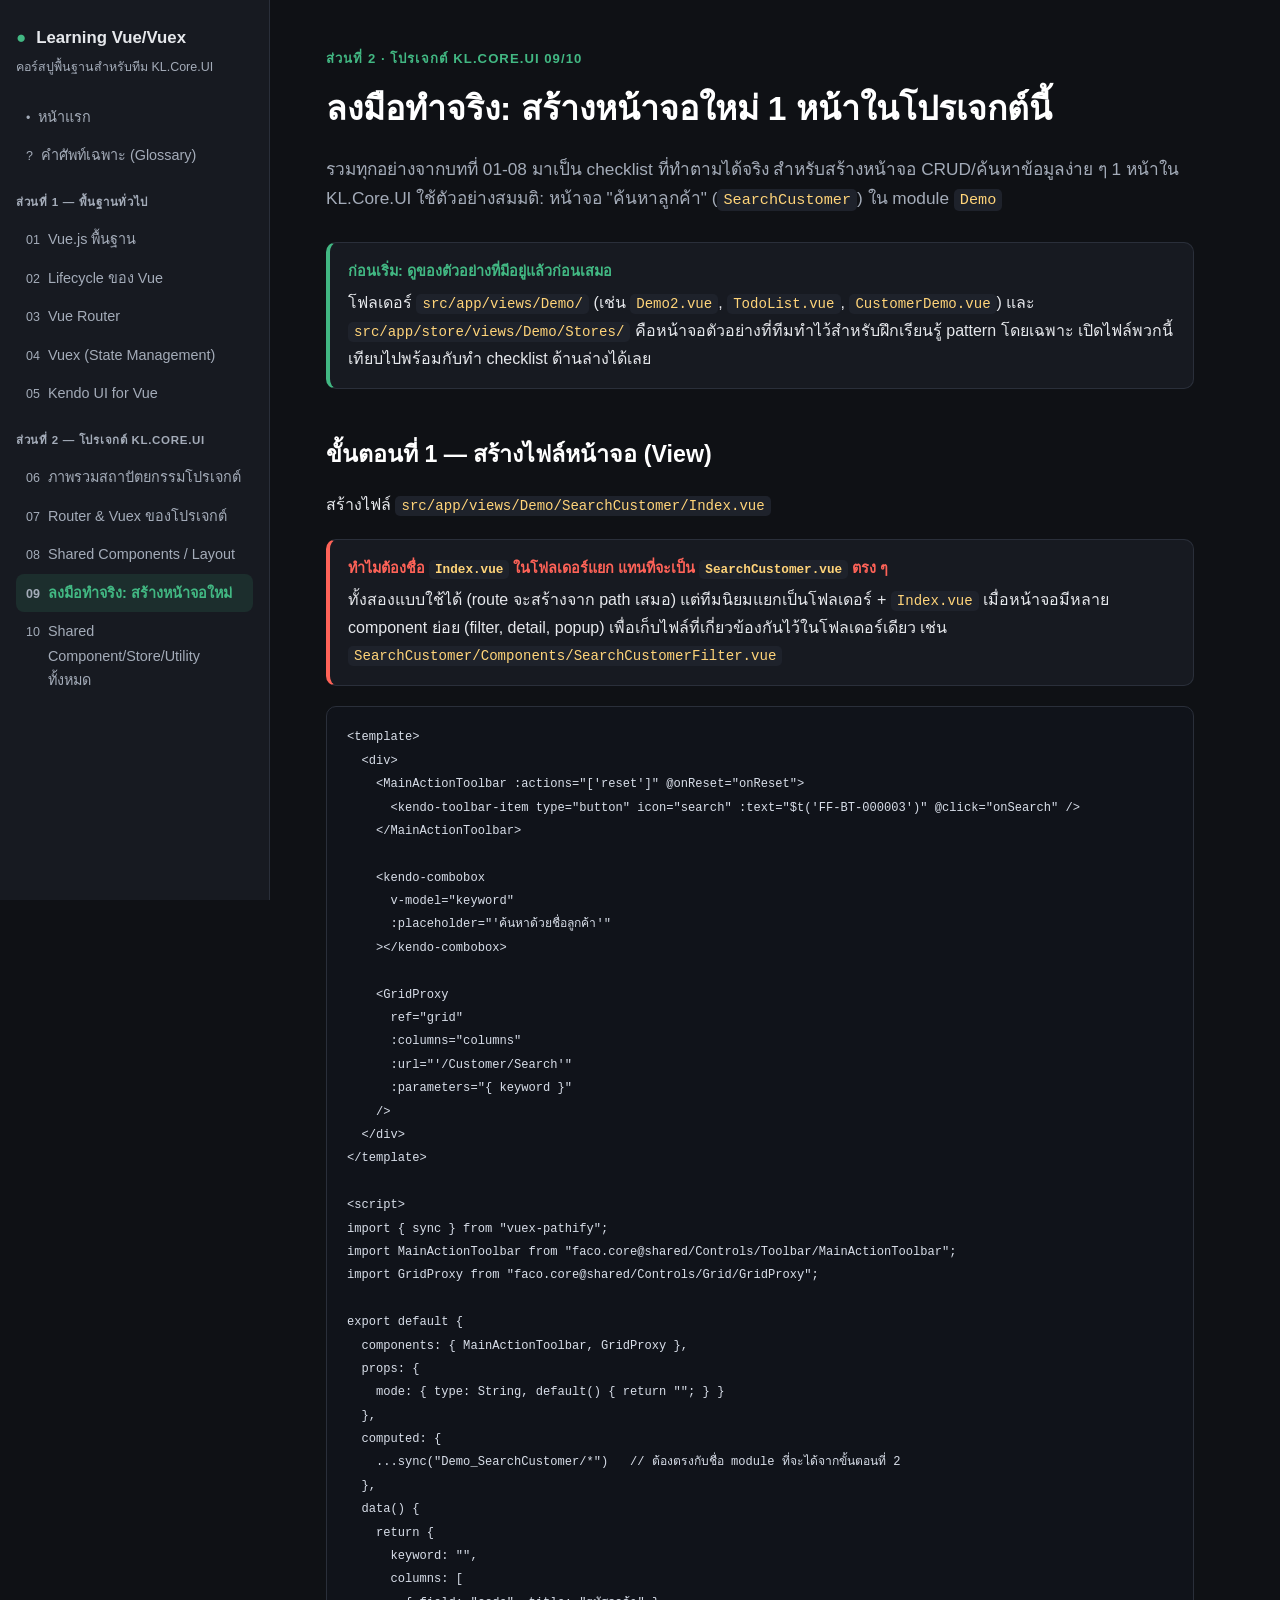
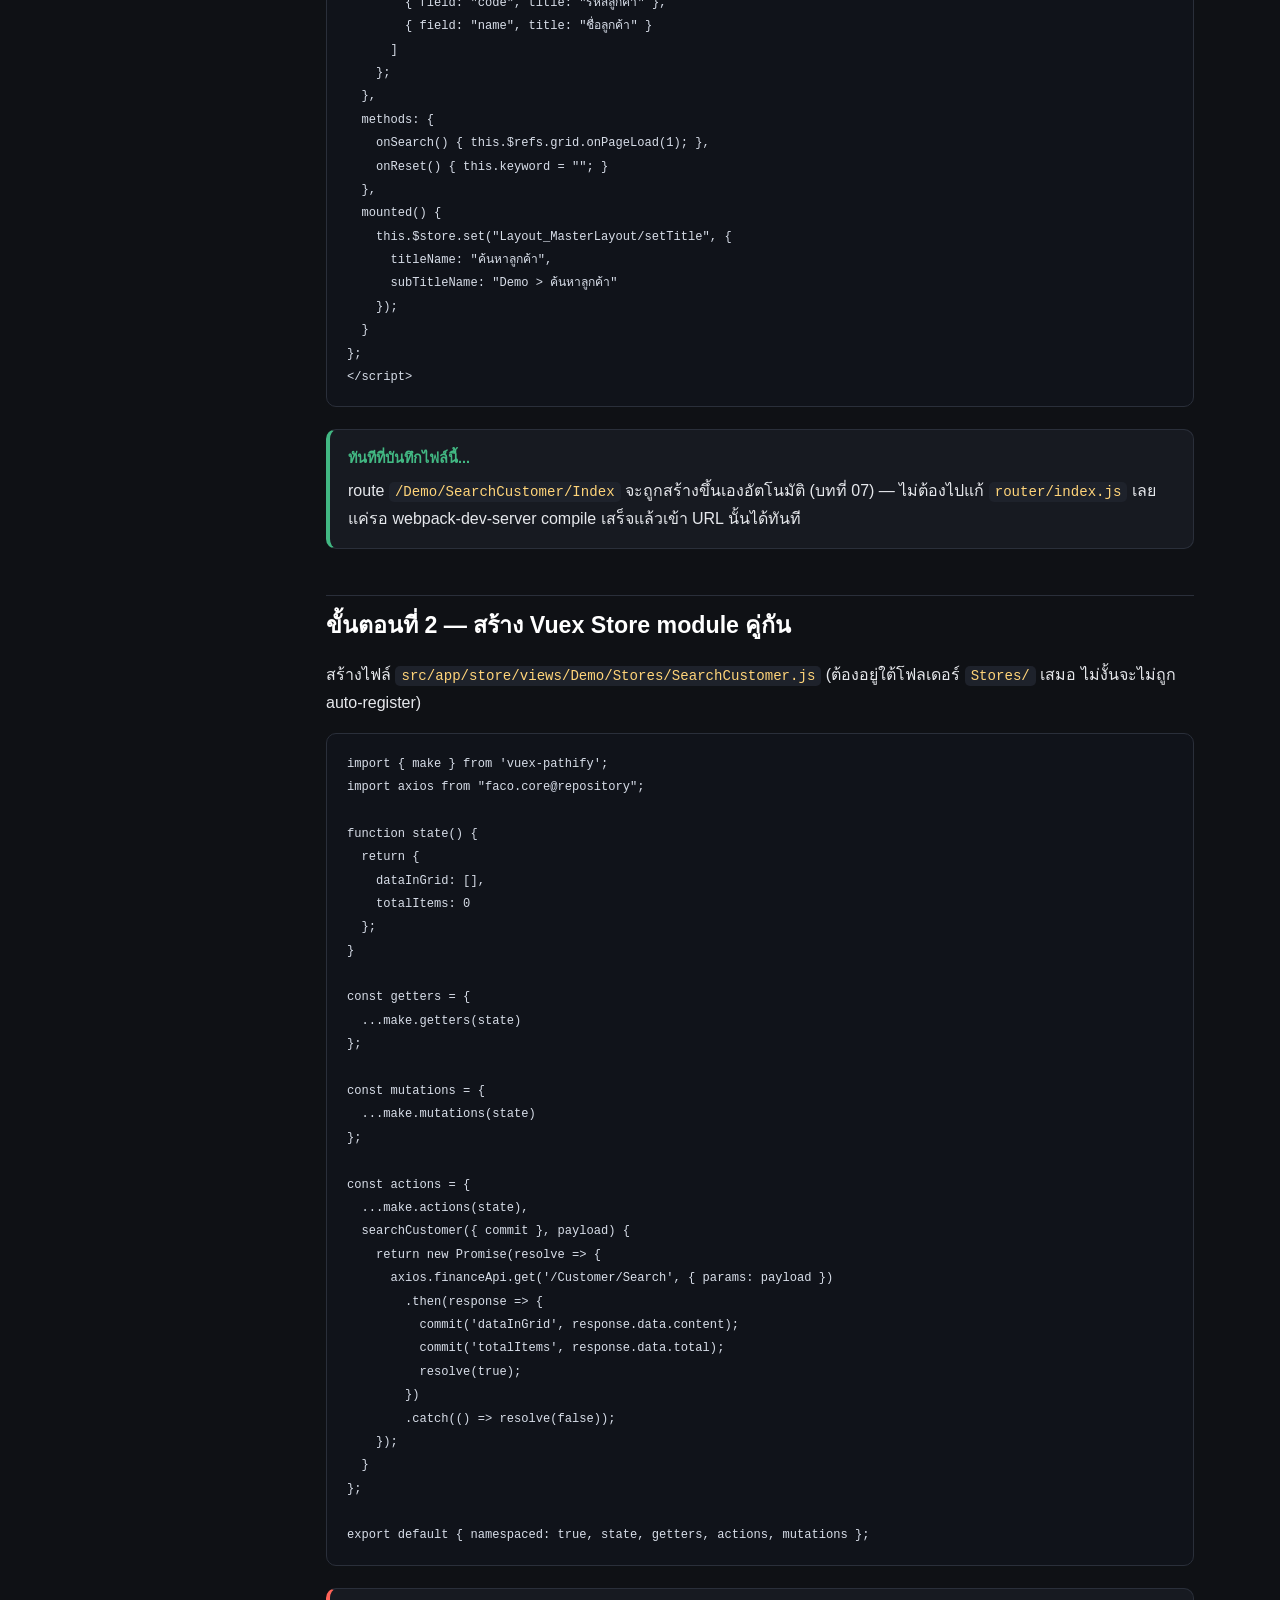
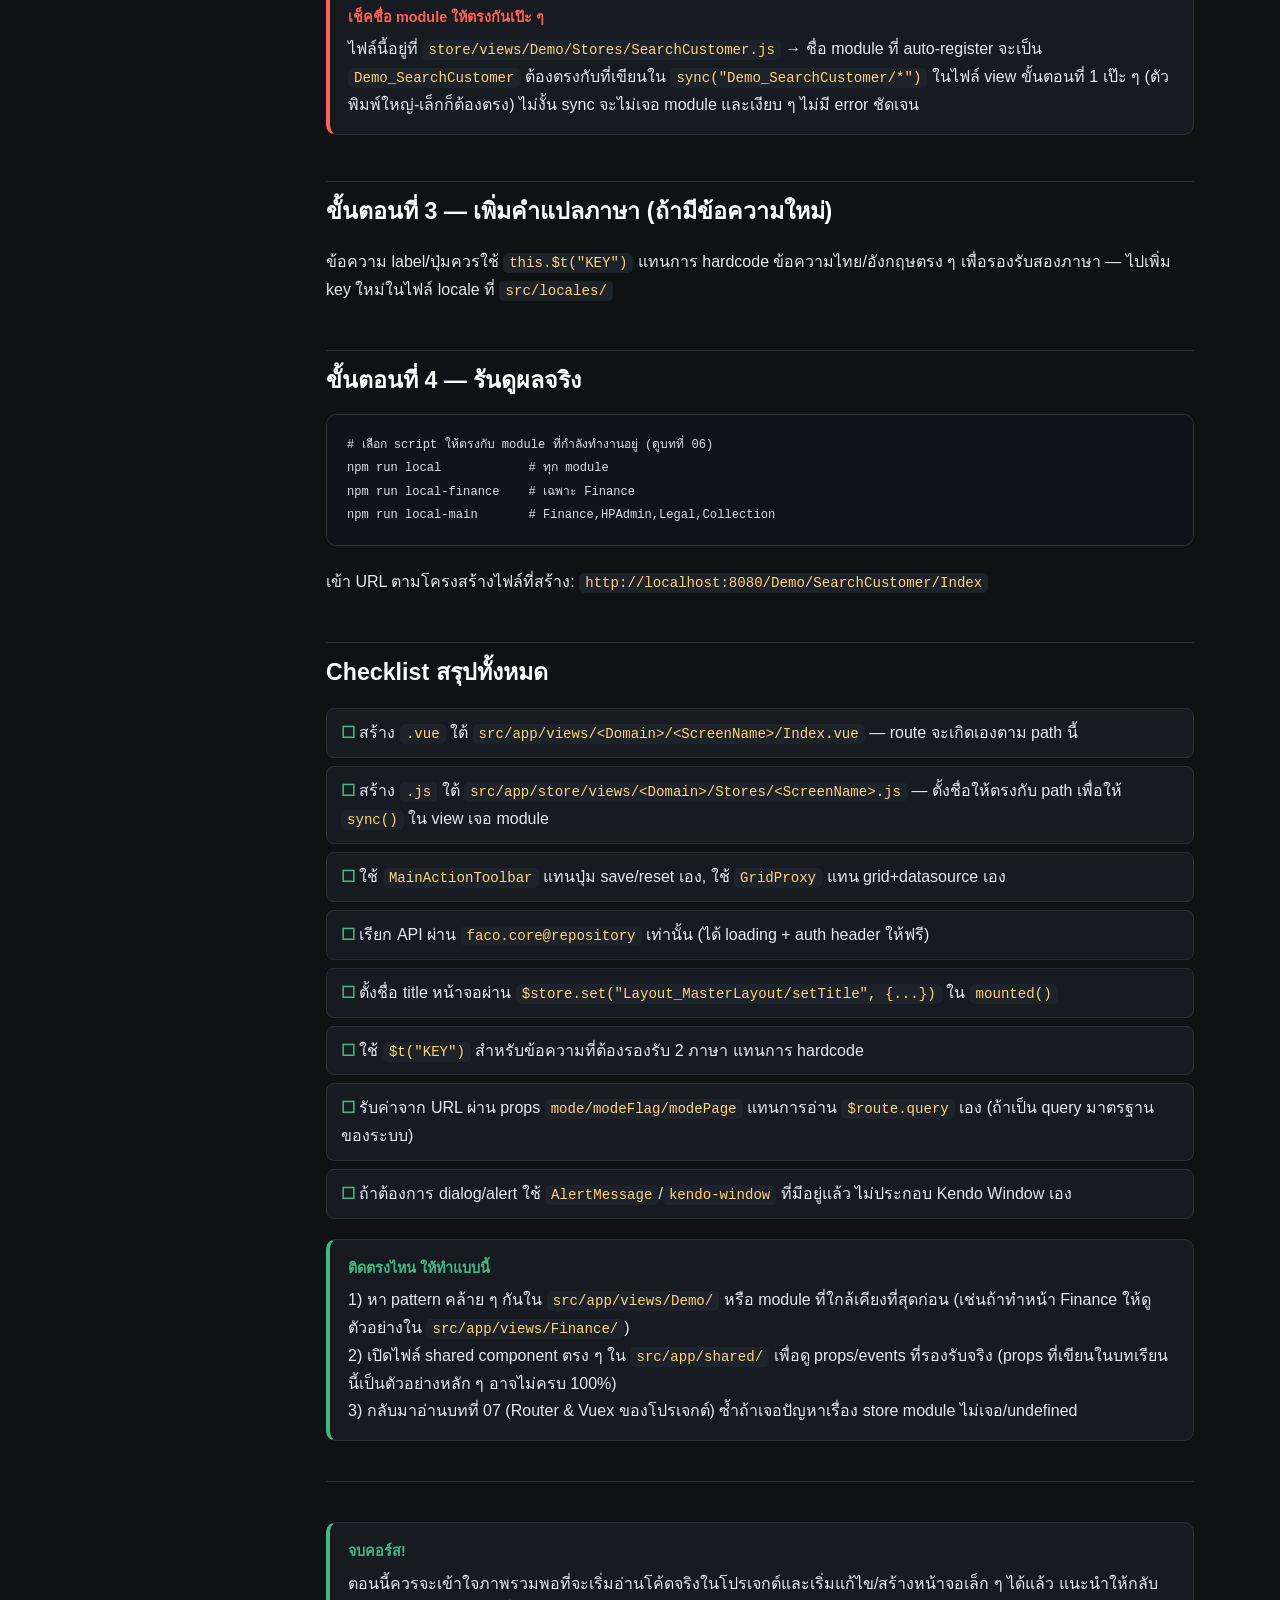
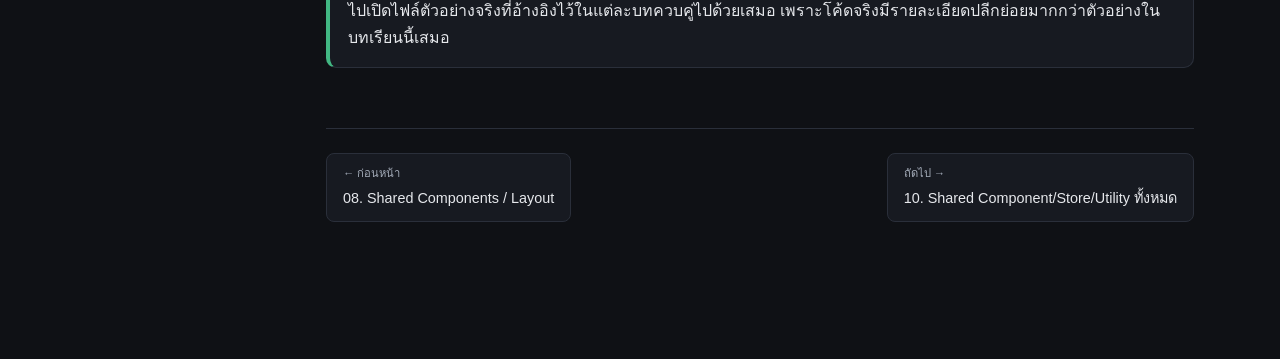
<file: lessons/09-hands-on.html>
<!DOCTYPE html>
<html lang="th">
<head>
<meta charset="UTF-8">
<meta name="viewport" content="width=device-width, initial-scale=1.0">
<title>09 · ลงมือทำจริง — Learning Vue/Vuex</title>
<link rel="stylesheet" href="../assets/style.css">
</head>
<body>
<div class="layout">
  <aside class="sidebar">
    <div class="brand"><span class="dot">●</span> Learning Vue/Vuex</div>
    <div class="subtitle">คอร์สปูพื้นฐานสำหรับทีม KL.Core.UI</div>
    <nav>
      <a href="../index.html"><span class="num">•</span> หน้าแรก</a>
      <a href="glossary.html"><span class="num">?</span> คำศัพท์เฉพาะ (Glossary)</a>
      <div class="group-title">ส่วนที่ 1 — พื้นฐานทั่วไป</div>
      <a href="01-vue-basics.html"><span class="num">01</span> Vue.js พื้นฐาน</a>
      <a href="02-lifecycle.html"><span class="num">02</span> Lifecycle ของ Vue</a>
      <a href="03-router.html"><span class="num">03</span> Vue Router</a>
      <a href="04-vuex.html"><span class="num">04</span> Vuex (State Management)</a>
      <a href="05-kendo-ui.html"><span class="num">05</span> Kendo UI for Vue</a>
      <div class="group-title">ส่วนที่ 2 — โปรเจกต์ KL.Core.UI</div>
      <a href="06-project-overview.html"><span class="num">06</span> ภาพรวมสถาปัตยกรรมโปรเจกต์</a>
      <a href="07-project-router-store.html"><span class="num">07</span> Router &amp; Vuex ของโปรเจกต์</a>
      <a href="08-shared-components.html"><span class="num">08</span> Shared Components / Layout</a>
      <a href="09-hands-on.html" class="active"><span class="num">09</span> ลงมือทำจริง: สร้างหน้าจอใหม่</a>
      <a href="10-shared-reference.html"><span class="num">10</span> Shared Component/Store/Utility ทั้งหมด</a>
    </nav>
  </aside>

  <main class="content">
    <div class="eyebrow">ส่วนที่ 2 · โปรเจกต์ KL.Core.UI 09/10</div>
    <h1>ลงมือทำจริง: สร้างหน้าจอใหม่ 1 หน้าในโปรเจกต์นี้</h1>
    <p class="lead">
      รวมทุกอย่างจากบทที่ 01-08 มาเป็น checklist ที่ทำตามได้จริง สำหรับสร้างหน้าจอ CRUD/ค้นหาข้อมูลง่าย ๆ 1 หน้าใน KL.Core.UI
      ใช้ตัวอย่างสมมติ: หน้าจอ "ค้นหาลูกค้า" (<code>SearchCustomer</code>) ใน module <code>Demo</code>
    </p>

    <div class="callout tip">
      <div class="callout-title">ก่อนเริ่ม: ดูของตัวอย่างที่มีอยู่แล้วก่อนเสมอ</div>
      โฟลเดอร์ <code>src/app/views/Demo/</code> (เช่น <code>Demo2.vue</code>, <code>TodoList.vue</code>, <code>CustomerDemo.vue</code>) และ
      <code>src/app/store/views/Demo/Stores/</code> คือหน้าจอตัวอย่างที่ทีมทำไว้สำหรับฝึกเรียนรู้ pattern โดยเฉพาะ
      เปิดไฟล์พวกนี้เทียบไปพร้อมกับทำ checklist ด้านล่างได้เลย
    </div>

    <h2>ขั้นตอนที่ 1 — สร้างไฟล์หน้าจอ (View)</h2>
    <p>สร้างไฟล์ <code>src/app/views/Demo/SearchCustomer/Index.vue</code></p>
    <div class="callout project">
      <div class="callout-title">ทำไมต้องชื่อ <code>Index.vue</code> ในโฟลเดอร์แยก แทนที่จะเป็น <code>SearchCustomer.vue</code> ตรง ๆ</div>
      ทั้งสองแบบใช้ได้ (route จะสร้างจาก path เสมอ) แต่ทีมนิยมแยกเป็นโฟลเดอร์ + <code>Index.vue</code> เมื่อหน้าจอมีหลาย component ย่อย (filter, detail, popup)
      เพื่อเก็บไฟล์ที่เกี่ยวข้องกันไว้ในโฟลเดอร์เดียว เช่น <code>SearchCustomer/Components/SearchCustomerFilter.vue</code>
    </div>
    <pre><code>&lt;template&gt;
  &lt;div&gt;
    &lt;MainActionToolbar :actions="['reset']" @onReset="onReset"&gt;
      &lt;kendo-toolbar-item type="button" icon="search" :text="$t('FF-BT-000003')" @click="onSearch" /&gt;
    &lt;/MainActionToolbar&gt;

    &lt;kendo-combobox
      v-model="keyword"
      :placeholder="'ค้นหาด้วยชื่อลูกค้า'"
    &gt;&lt;/kendo-combobox&gt;

    &lt;GridProxy
      ref="grid"
      :columns="columns"
      :url="'/Customer/Search'"
      :parameters="{ keyword }"
    /&gt;
  &lt;/div&gt;
&lt;/template&gt;

&lt;script&gt;
import { sync } from "vuex-pathify";
import MainActionToolbar from "faco.core@shared/Controls/Toolbar/MainActionToolbar";
import GridProxy from "faco.core@shared/Controls/Grid/GridProxy";

export default {
  components: { MainActionToolbar, GridProxy },
  props: {
    mode: { type: String, default() { return ""; } }
  },
  computed: {
    ...sync("Demo_SearchCustomer/*")   // ต้องตรงกับชื่อ module ที่จะได้จากขั้นตอนที่ 2
  },
  data() {
    return {
      keyword: "",
      columns: [
        { field: "code", title: "รหัสลูกค้า" },
        { field: "name", title: "ชื่อลูกค้า" }
      ]
    };
  },
  methods: {
    onSearch() { this.$refs.grid.onPageLoad(1); },
    onReset() { this.keyword = ""; }
  },
  mounted() {
    this.$store.set("Layout_MasterLayout/setTitle", {
      titleName: "ค้นหาลูกค้า",
      subTitleName: "Demo > ค้นหาลูกค้า"
    });
  }
};
&lt;/script&gt;</code></pre>
    <div class="callout tip">
      <div class="callout-title">ทันทีที่บันทึกไฟล์นี้...</div>
      route <code>/Demo/SearchCustomer/Index</code> จะถูกสร้างขึ้นเองอัตโนมัติ (บทที่ 07) — ไม่ต้องไปแก้ <code>router/index.js</code> เลย
      แค่รอ webpack-dev-server compile เสร็จแล้วเข้า URL นั้นได้ทันที
    </div>

    <h2>ขั้นตอนที่ 2 — สร้าง Vuex Store module คู่กัน</h2>
    <p>สร้างไฟล์ <code>src/app/store/views/Demo/Stores/SearchCustomer.js</code> (ต้องอยู่ใต้โฟลเดอร์ <code>Stores/</code> เสมอ ไม่งั้นจะไม่ถูก auto-register)</p>
    <pre><code>import { make } from 'vuex-pathify';
import axios from "faco.core@repository";

function state() {
  return {
    dataInGrid: [],
    totalItems: 0
  };
}

const getters = {
  ...make.getters(state)
};

const mutations = {
  ...make.mutations(state)
};

const actions = {
  ...make.actions(state),
  searchCustomer({ commit }, payload) {
    return new Promise(resolve => {
      axios.financeApi.get('/Customer/Search', { params: payload })
        .then(response => {
          commit('dataInGrid', response.data.content);
          commit('totalItems', response.data.total);
          resolve(true);
        })
        .catch(() => resolve(false));
    });
  }
};

export default { namespaced: true, state, getters, actions, mutations };</code></pre>
    <div class="callout project">
      <div class="callout-title">เช็คชื่อ module ให้ตรงกันเป๊ะ ๆ</div>
      ไฟล์นี้อยู่ที่ <code>store/views/Demo/Stores/SearchCustomer.js</code> → ชื่อ module ที่ auto-register จะเป็น <code>Demo_SearchCustomer</code>
      ต้องตรงกับที่เขียนใน <code>sync("Demo_SearchCustomer/*")</code> ในไฟล์ view ขั้นตอนที่ 1 เป๊ะ ๆ (ตัวพิมพ์ใหญ่-เล็กก็ต้องตรง) ไม่งั้น sync จะไม่เจอ module และเงียบ ๆ ไม่มี error ชัดเจน
    </div>

    <h2>ขั้นตอนที่ 3 — เพิ่มคำแปลภาษา (ถ้ามีข้อความใหม่)</h2>
    <p>ข้อความ label/ปุ่มควรใช้ <code>this.$t("KEY")</code> แทนการ hardcode ข้อความไทย/อังกฤษตรง ๆ เพื่อรองรับสองภาษา — ไปเพิ่ม key ใหม่ในไฟล์ locale ที่ <code>src/locales/</code></p>

    <h2>ขั้นตอนที่ 4 — รันดูผลจริง</h2>
    <pre><code># เลือก script ให้ตรงกับ module ที่กำลังทำงานอยู่ (ดูบทที่ 06)
npm run local            # ทุก module
npm run local-finance    # เฉพาะ Finance
npm run local-main       # Finance,HPAdmin,Legal,Collection</code></pre>
    <p>เข้า URL ตามโครงสร้างไฟล์ที่สร้าง: <code>http://localhost:8080/Demo/SearchCustomer/Index</code></p>

    <h2>Checklist สรุปทั้งหมด</h2>
    <ul class="checklist">
      <li>สร้าง <code>.vue</code> ใต้ <code>src/app/views/&lt;Domain&gt;/&lt;ScreenName&gt;/Index.vue</code> — route จะเกิดเองตาม path นี้</li>
      <li>สร้าง <code>.js</code> ใต้ <code>src/app/store/views/&lt;Domain&gt;/Stores/&lt;ScreenName&gt;.js</code> — ตั้งชื่อให้ตรงกับ path เพื่อให้ <code>sync()</code> ใน view เจอ module</li>
      <li>ใช้ <code>MainActionToolbar</code> แทนปุ่ม save/reset เอง, ใช้ <code>GridProxy</code> แทน grid+datasource เอง</li>
      <li>เรียก API ผ่าน <code>faco.core@repository</code> เท่านั้น (ได้ loading + auth header ให้ฟรี)</li>
      <li>ตั้งชื่อ title หน้าจอผ่าน <code>$store.set("Layout_MasterLayout/setTitle", {...})</code> ใน <code>mounted()</code></li>
      <li>ใช้ <code>$t("KEY")</code> สำหรับข้อความที่ต้องรองรับ 2 ภาษา แทนการ hardcode</li>
      <li>รับค่าจาก URL ผ่าน props <code>mode/modeFlag/modePage</code> แทนการอ่าน <code>$route.query</code> เอง (ถ้าเป็น query มาตรฐานของระบบ)</li>
      <li>ถ้าต้องการ dialog/alert ใช้ <code>AlertMessage</code>/<code>kendo-window</code> ที่มีอยู่แล้ว ไม่ประกอบ Kendo Window เอง</li>
    </ul>

    <div class="callout tip">
      <div class="callout-title">ติดตรงไหน ให้ทำแบบนี้</div>
      1) หา pattern คล้าย ๆ กันใน <code>src/app/views/Demo/</code> หรือ module ที่ใกล้เคียงที่สุดก่อน (เช่นถ้าทำหน้า Finance ให้ดูตัวอย่างใน <code>src/app/views/Finance/</code>)<br>
      2) เปิดไฟล์ shared component ตรง ๆ ใน <code>src/app/shared/</code> เพื่อดู props/events ที่รองรับจริง (props ที่เขียนในบทเรียนนี้เป็นตัวอย่างหลัก ๆ อาจไม่ครบ 100%)<br>
      3) กลับมาอ่านบทที่ 07 (Router &amp; Vuex ของโปรเจกต์) ซ้ำถ้าเจอปัญหาเรื่อง store module ไม่เจอ/undefined
    </div>

    <hr class="sep">
    <div class="callout tip">
      <div class="callout-title">จบคอร์ส!</div>
      ตอนนี้ควรจะเข้าใจภาพรวมพอที่จะเริ่มอ่านโค้ดจริงในโปรเจกต์และเริ่มแก้ไข/สร้างหน้าจอเล็ก ๆ ได้แล้ว
      แนะนำให้กลับไปเปิดไฟล์ตัวอย่างจริงที่อ้างอิงไว้ในแต่ละบทควบคู่ไปด้วยเสมอ เพราะโค้ดจริงมีรายละเอียดปลีกย่อยมากกว่าตัวอย่างในบทเรียนนี้เสมอ
    </div>

    <div class="pager">
      <a href="08-shared-components.html"><span class="dir">← ก่อนหน้า</span>08. Shared Components / Layout</a>
      <a href="10-shared-reference.html"><span class="dir">ถัดไป →</span>10. Shared Component/Store/Utility ทั้งหมด</a>
    </div>
  </main>
</div>
</body>
</html>
</file>
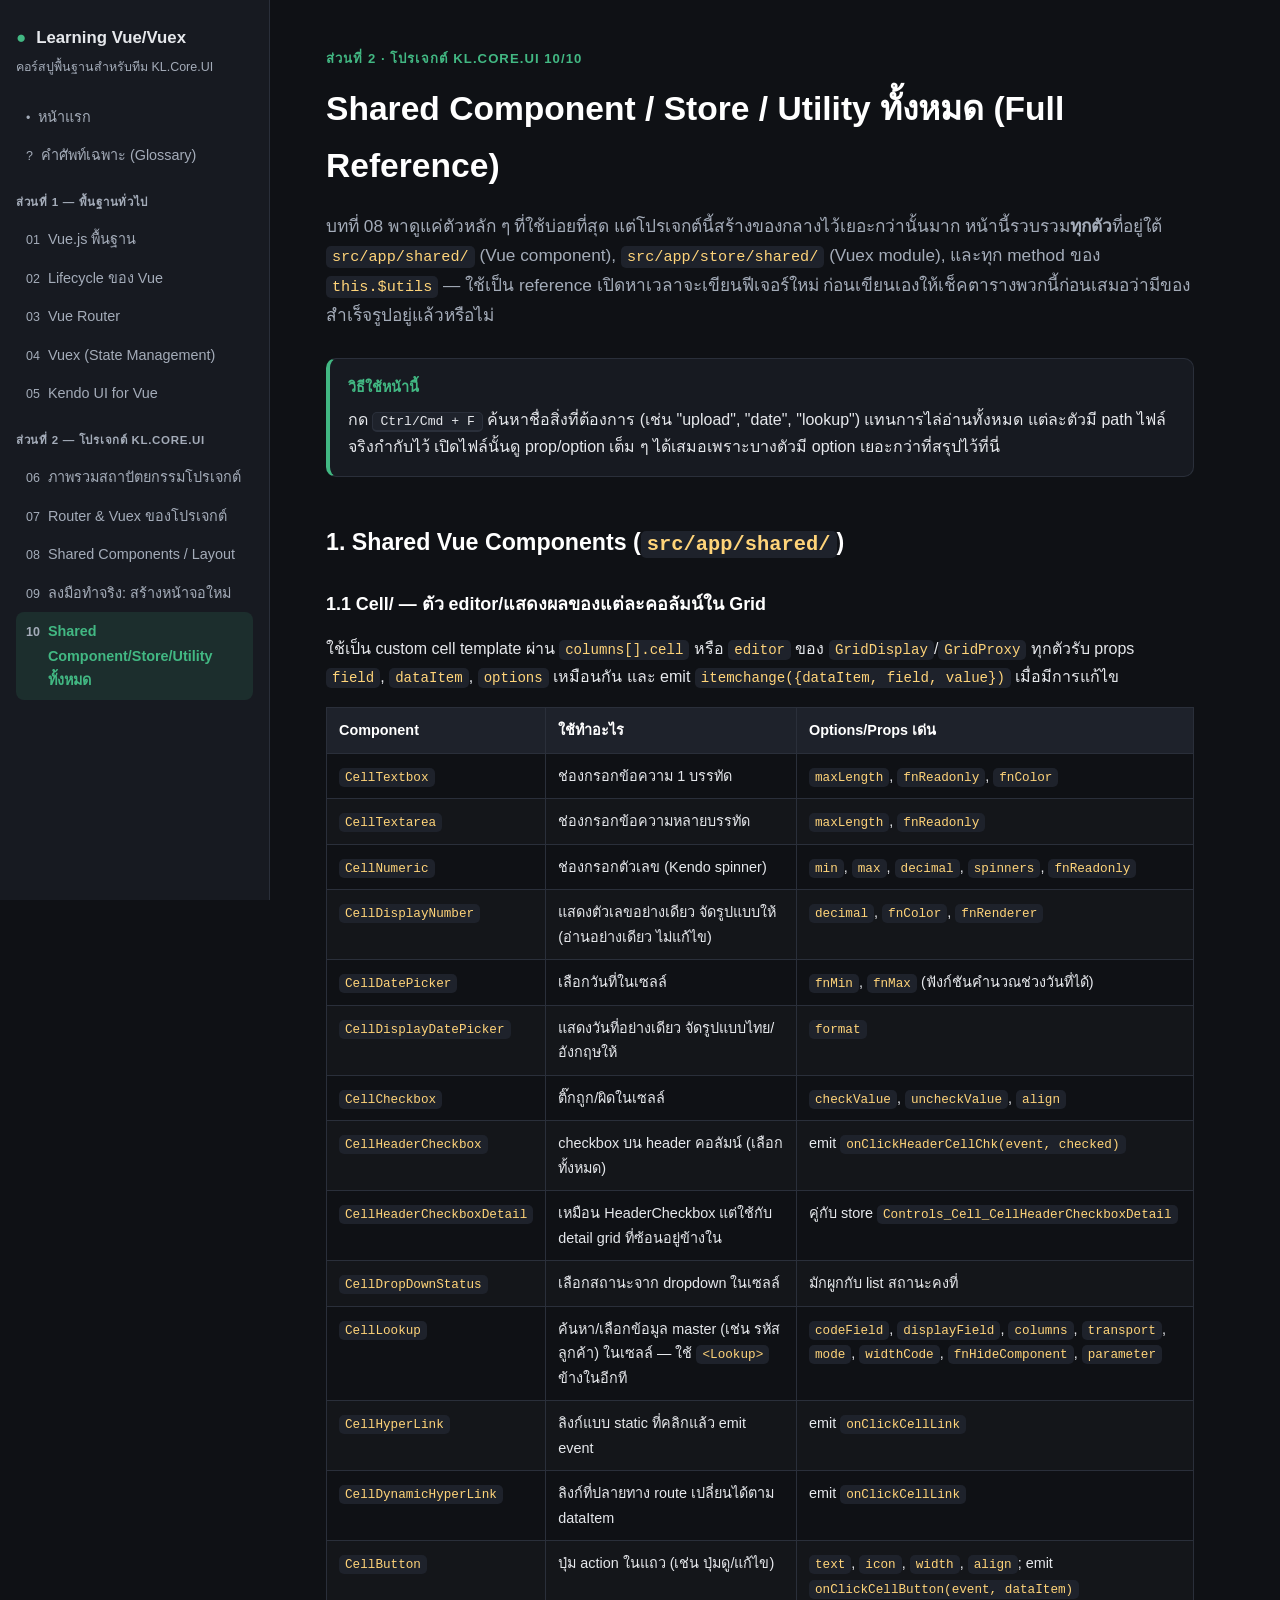
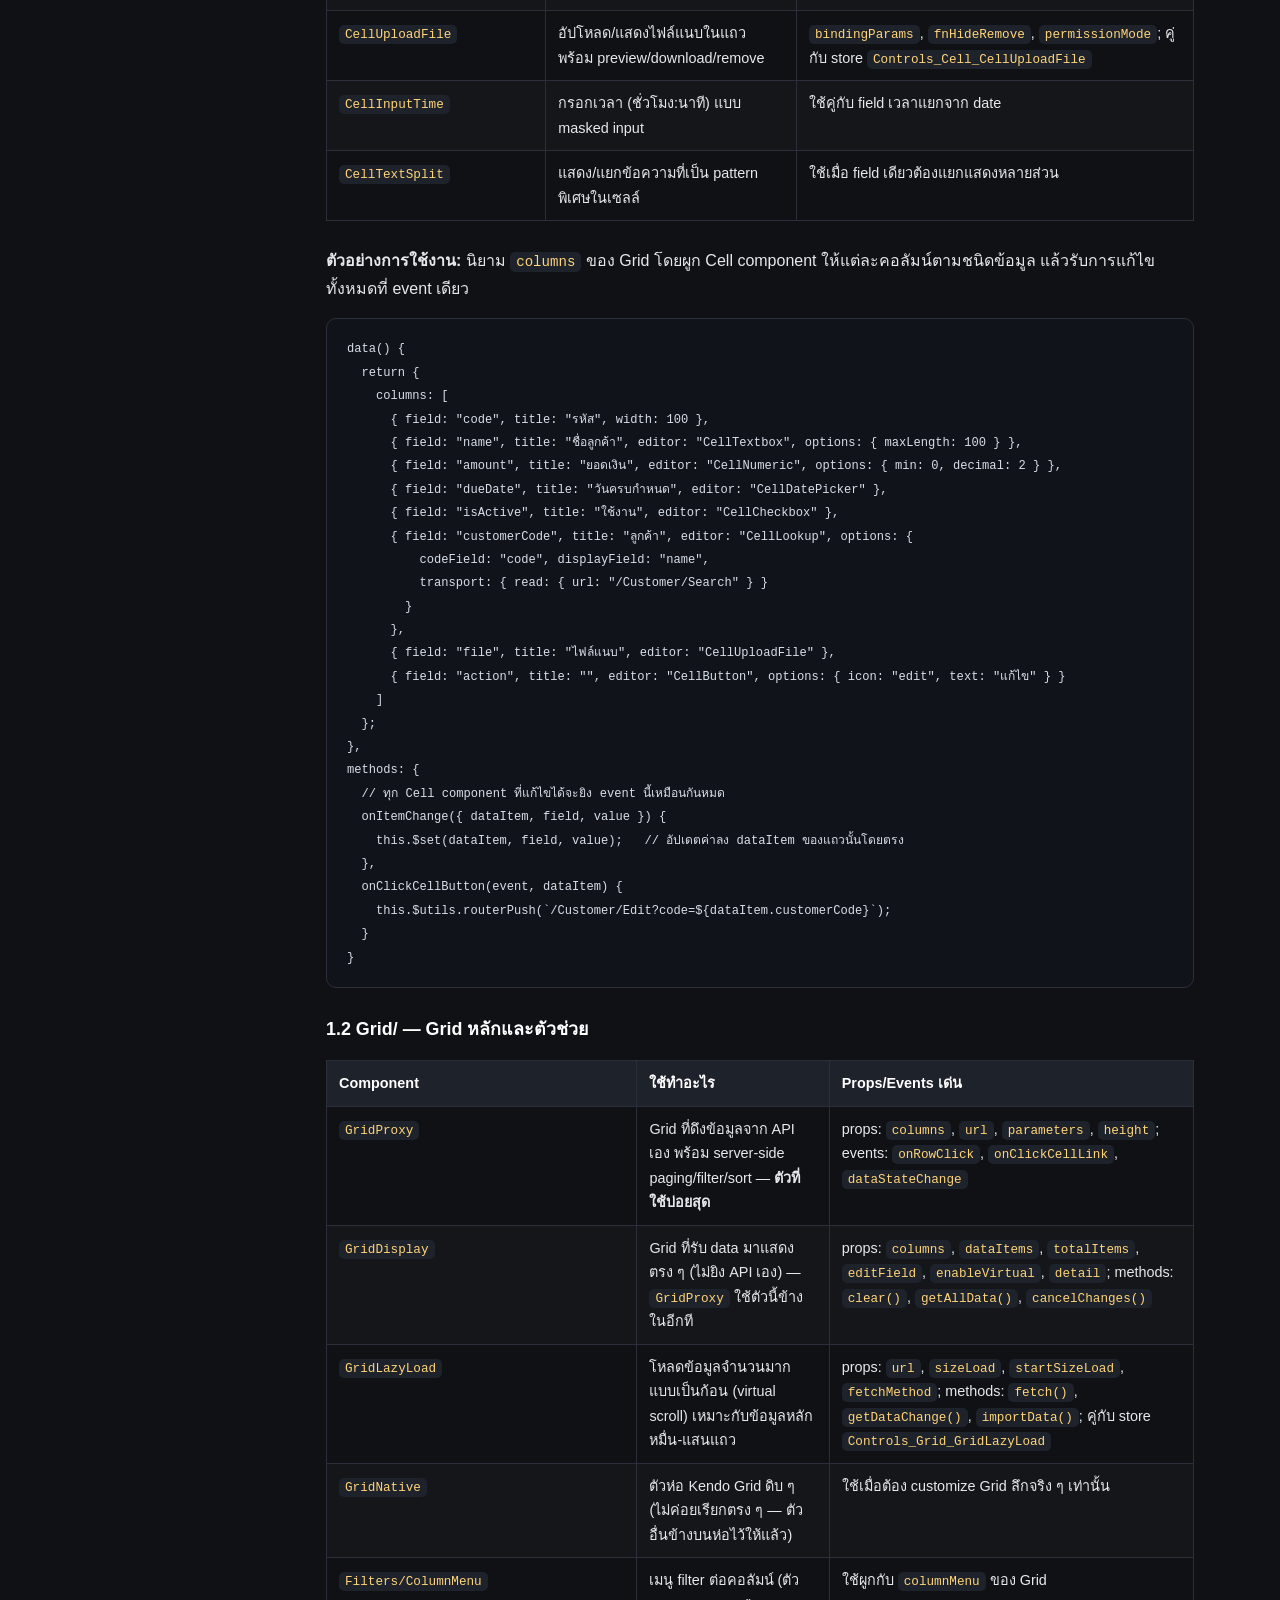
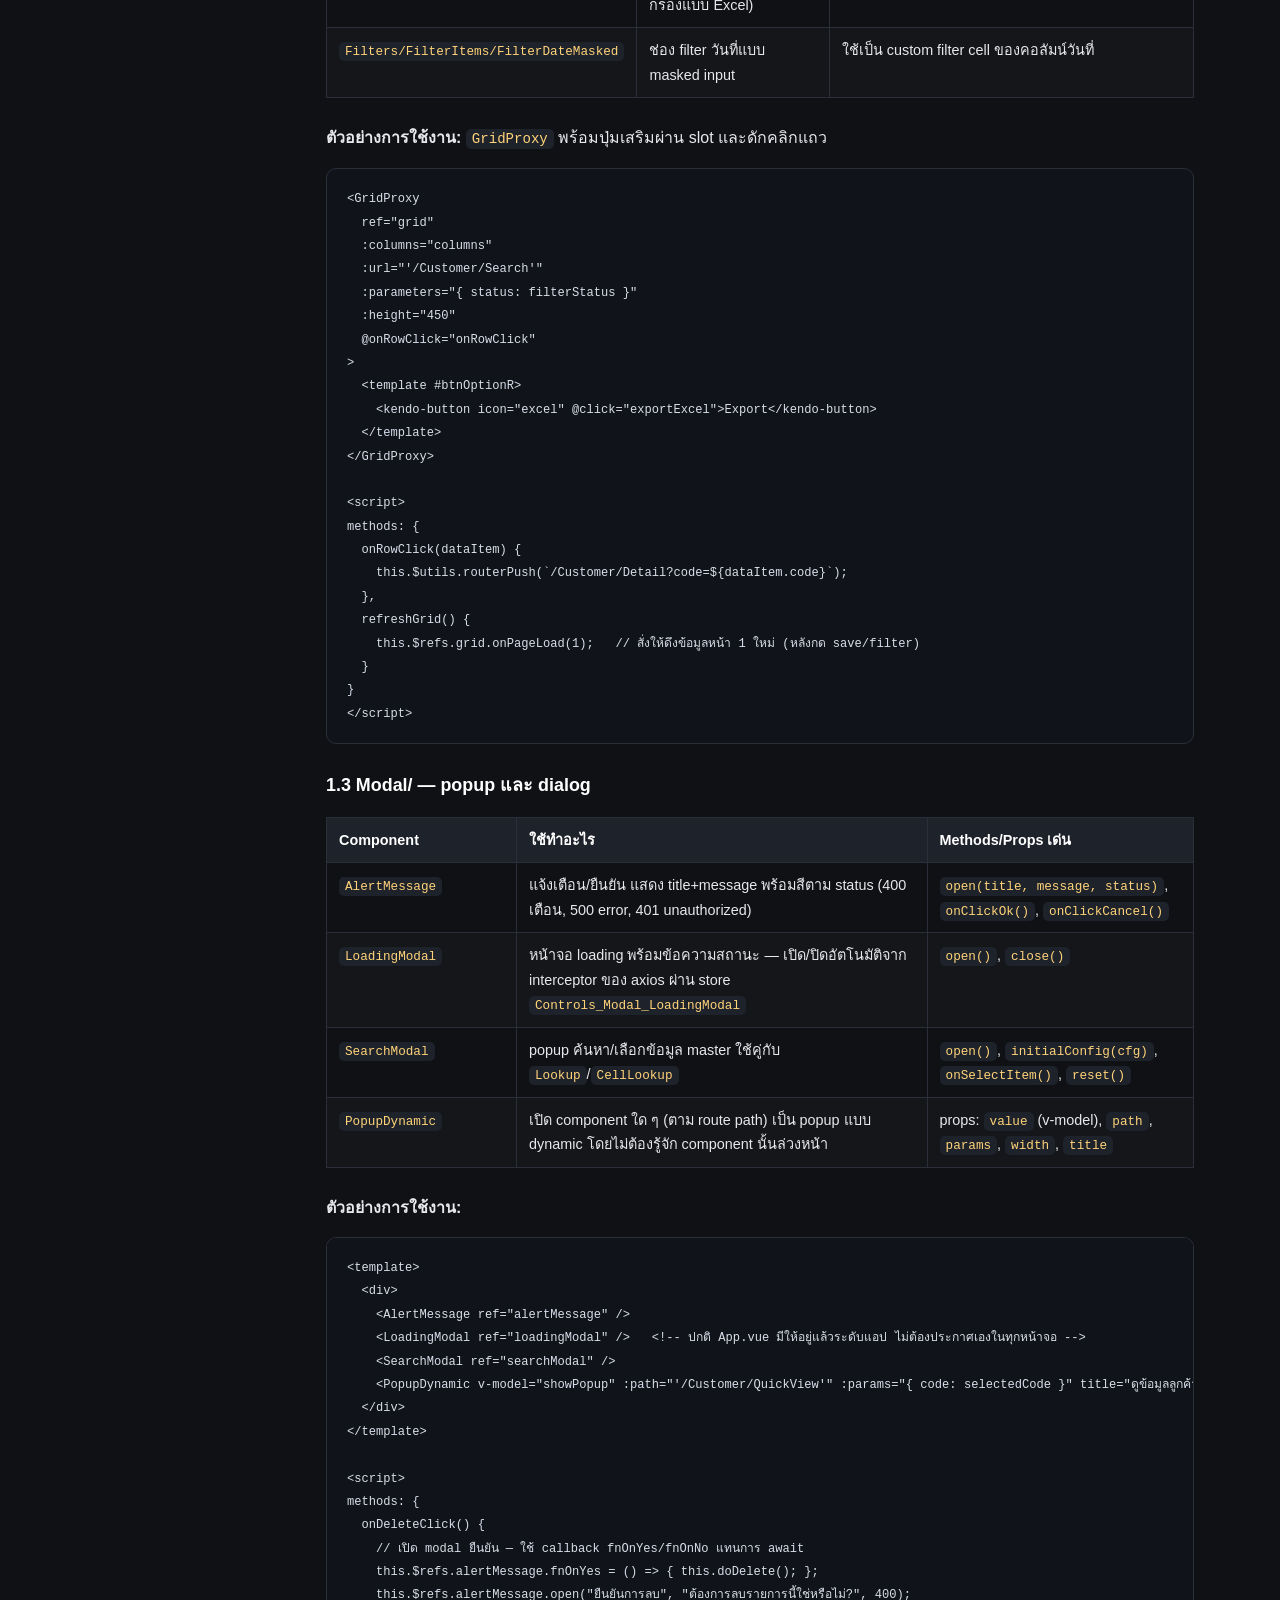
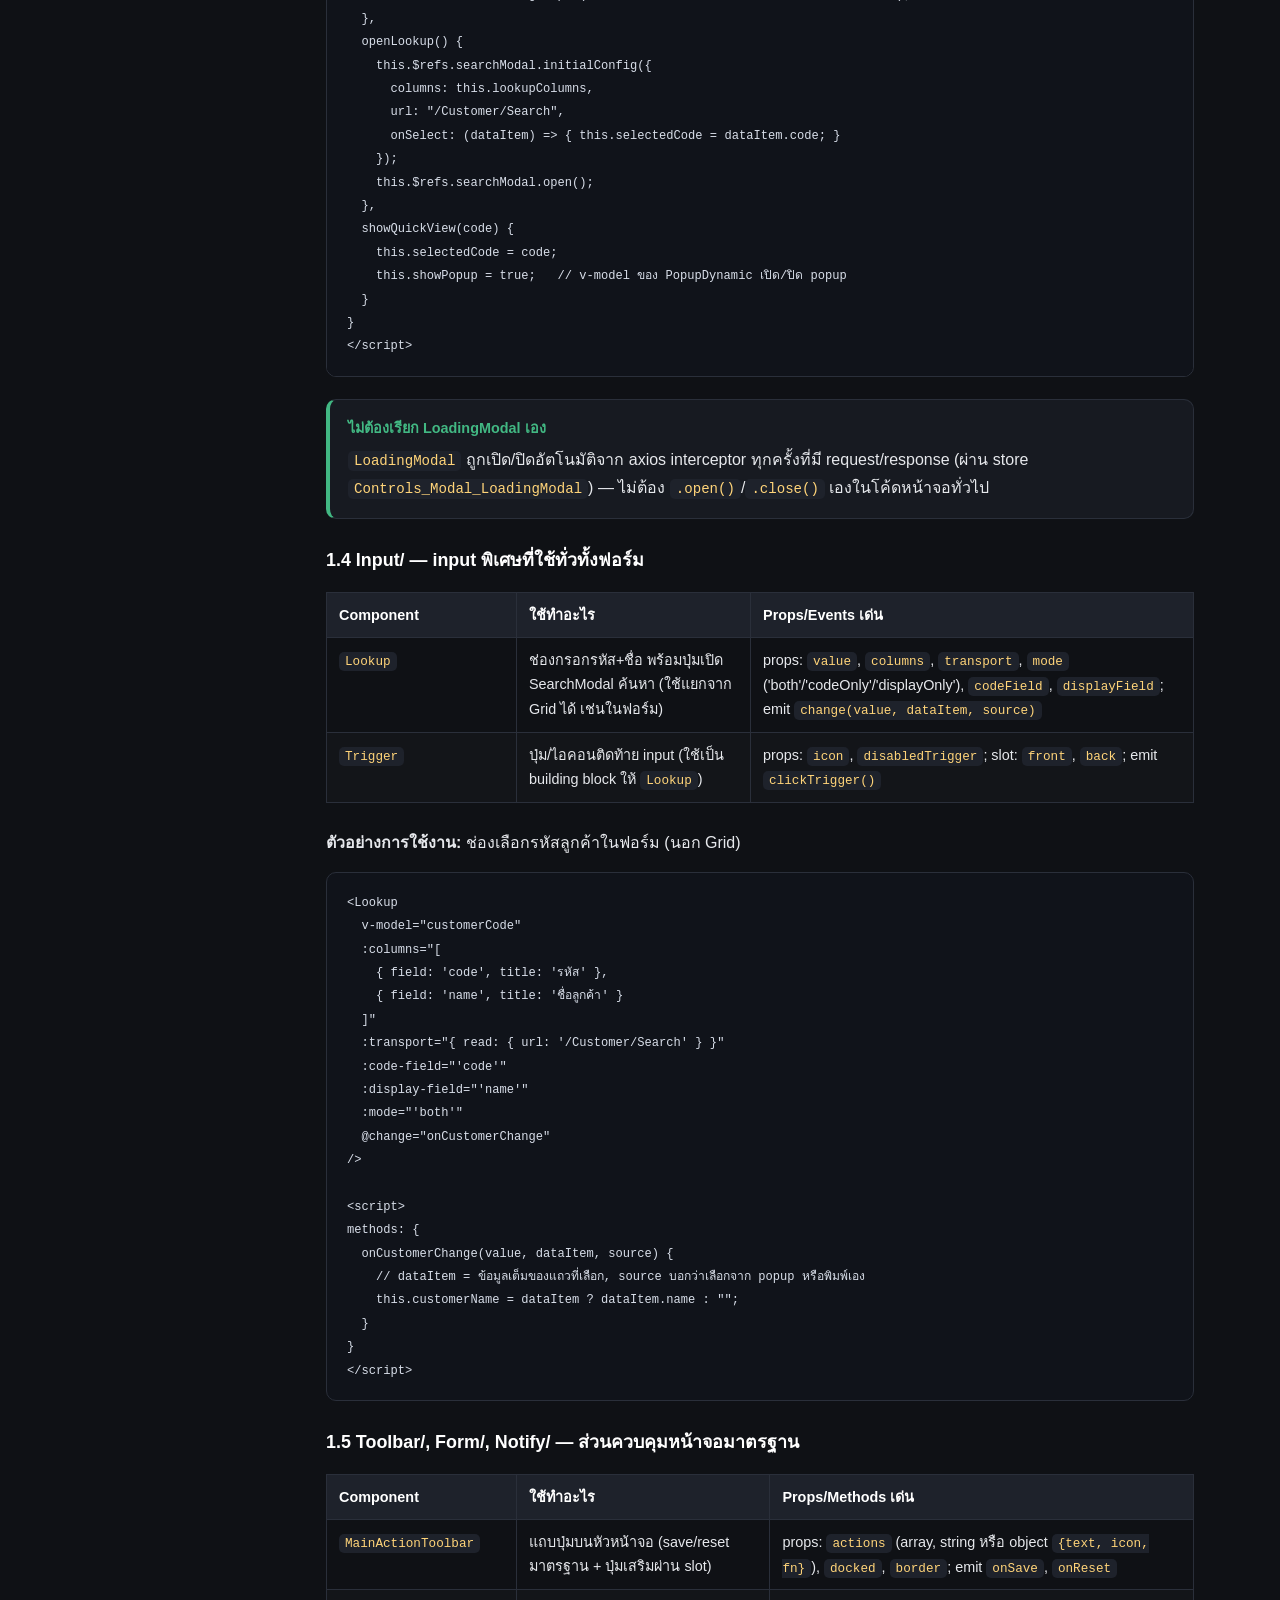
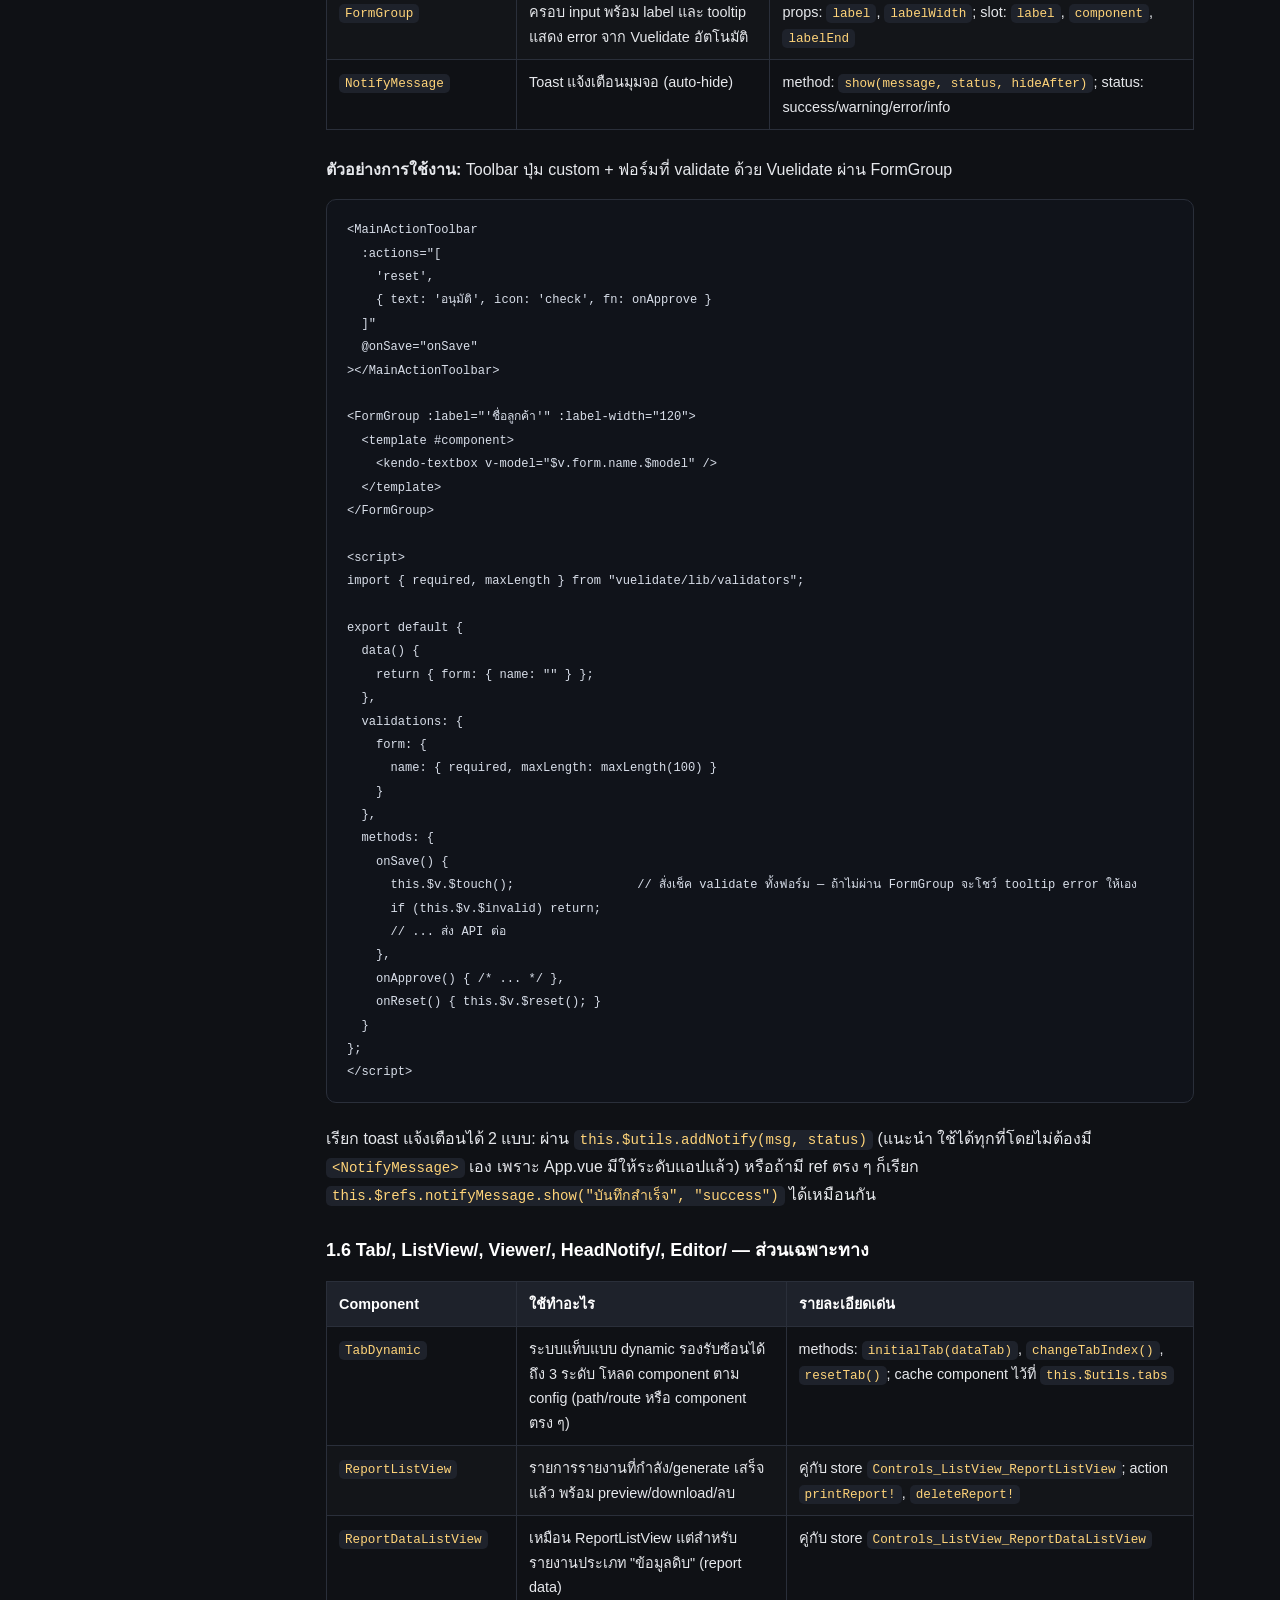
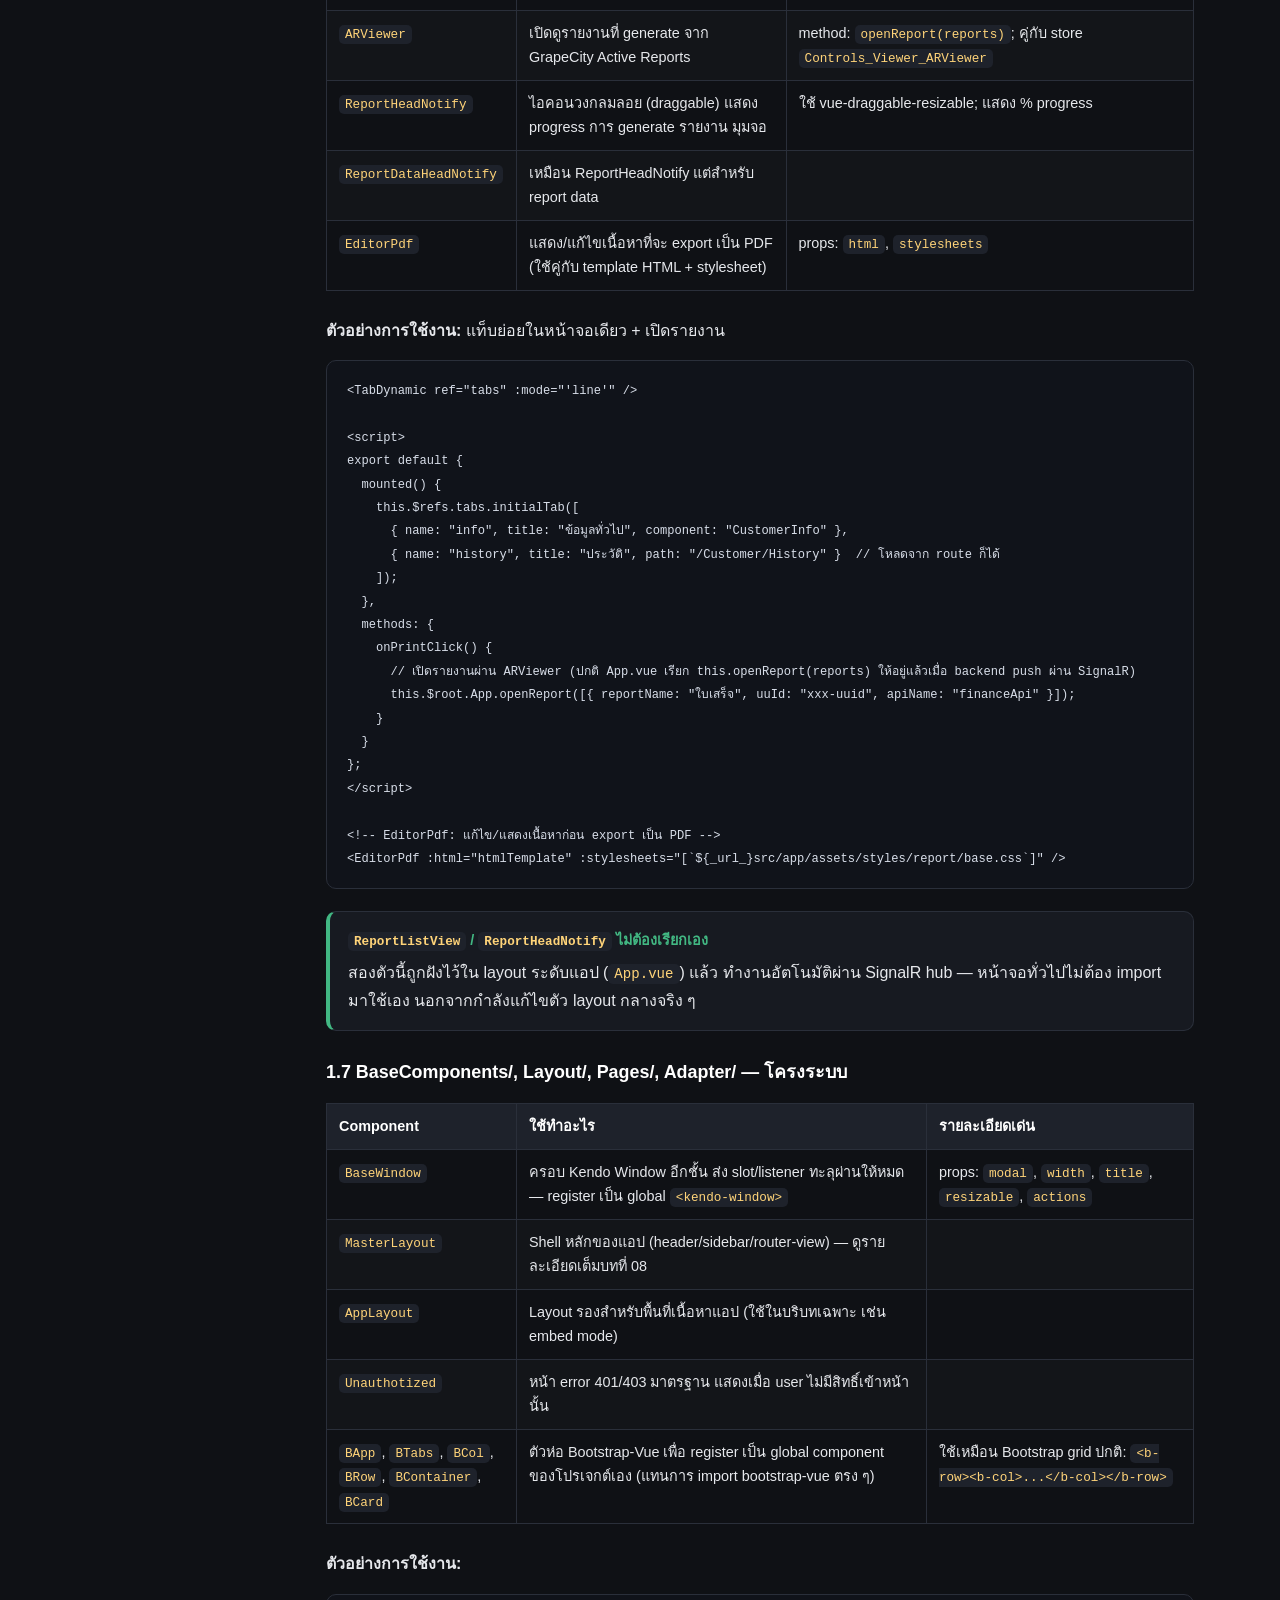
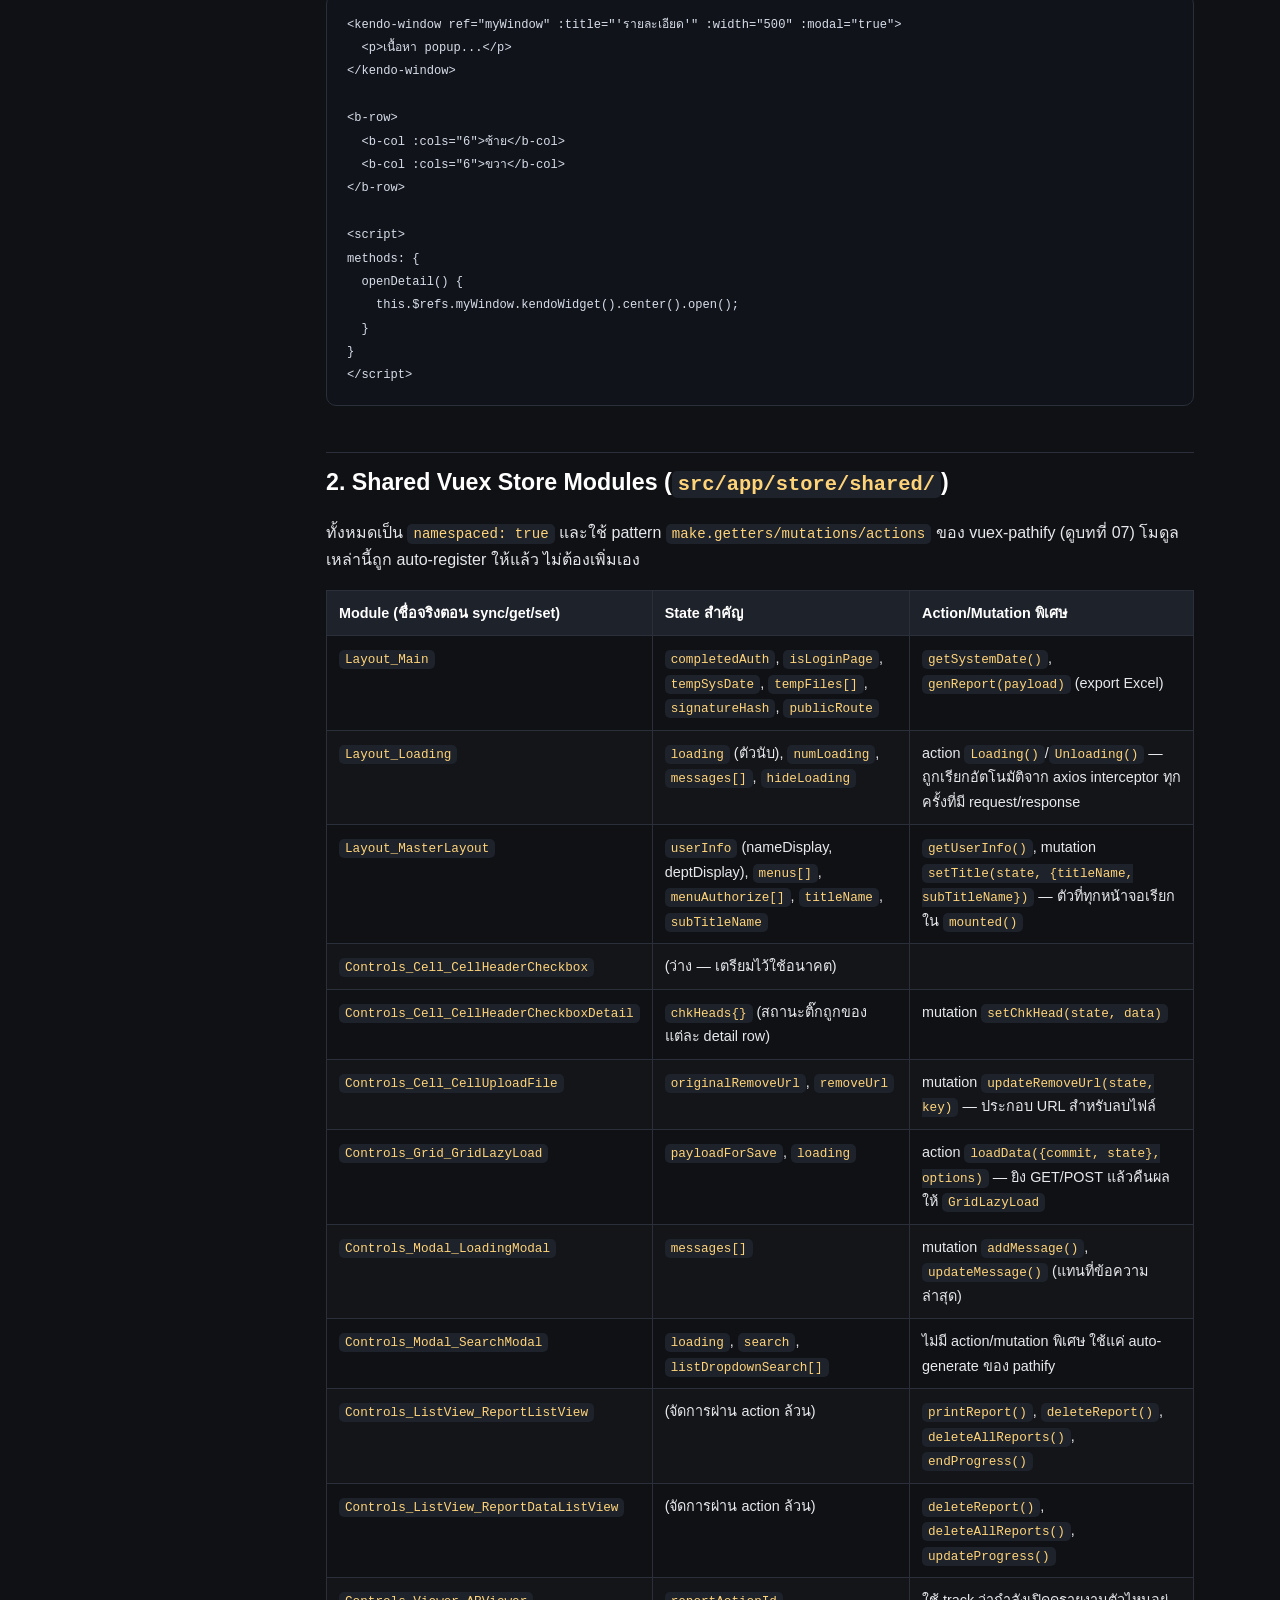
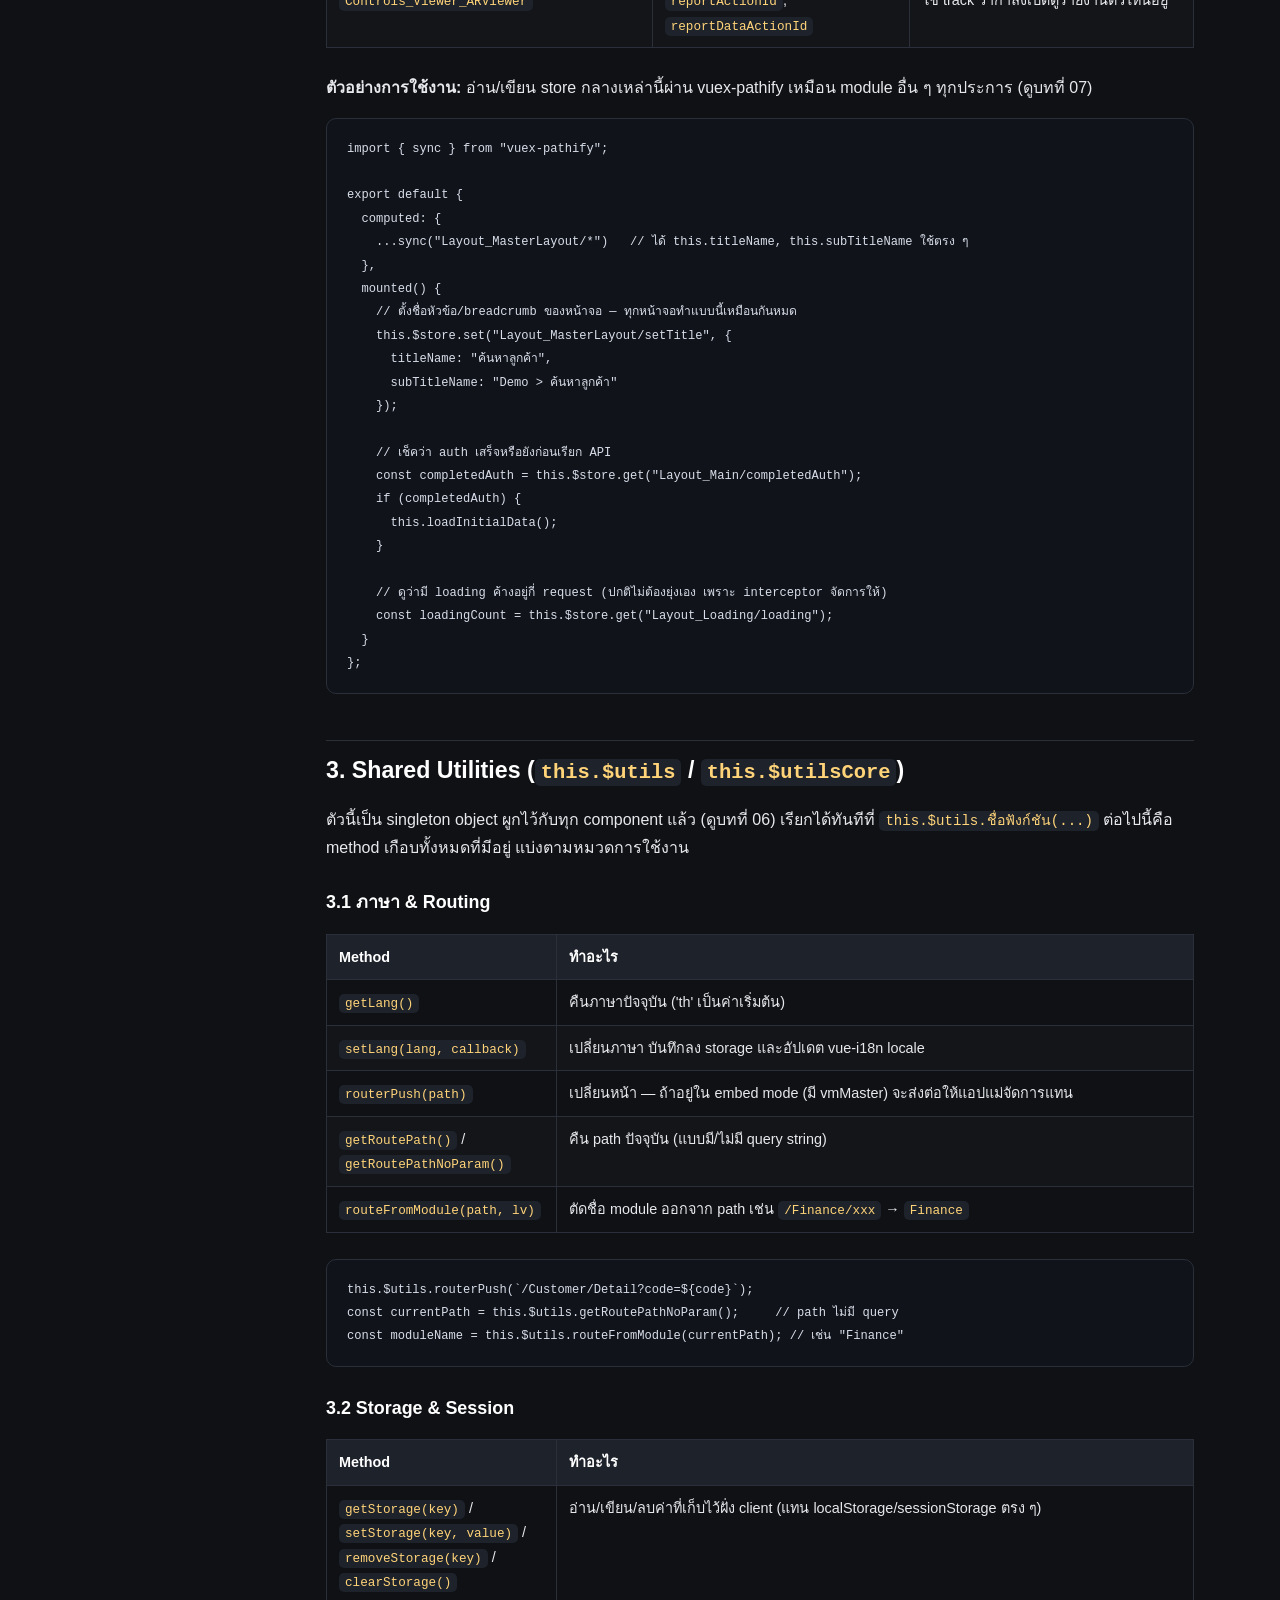
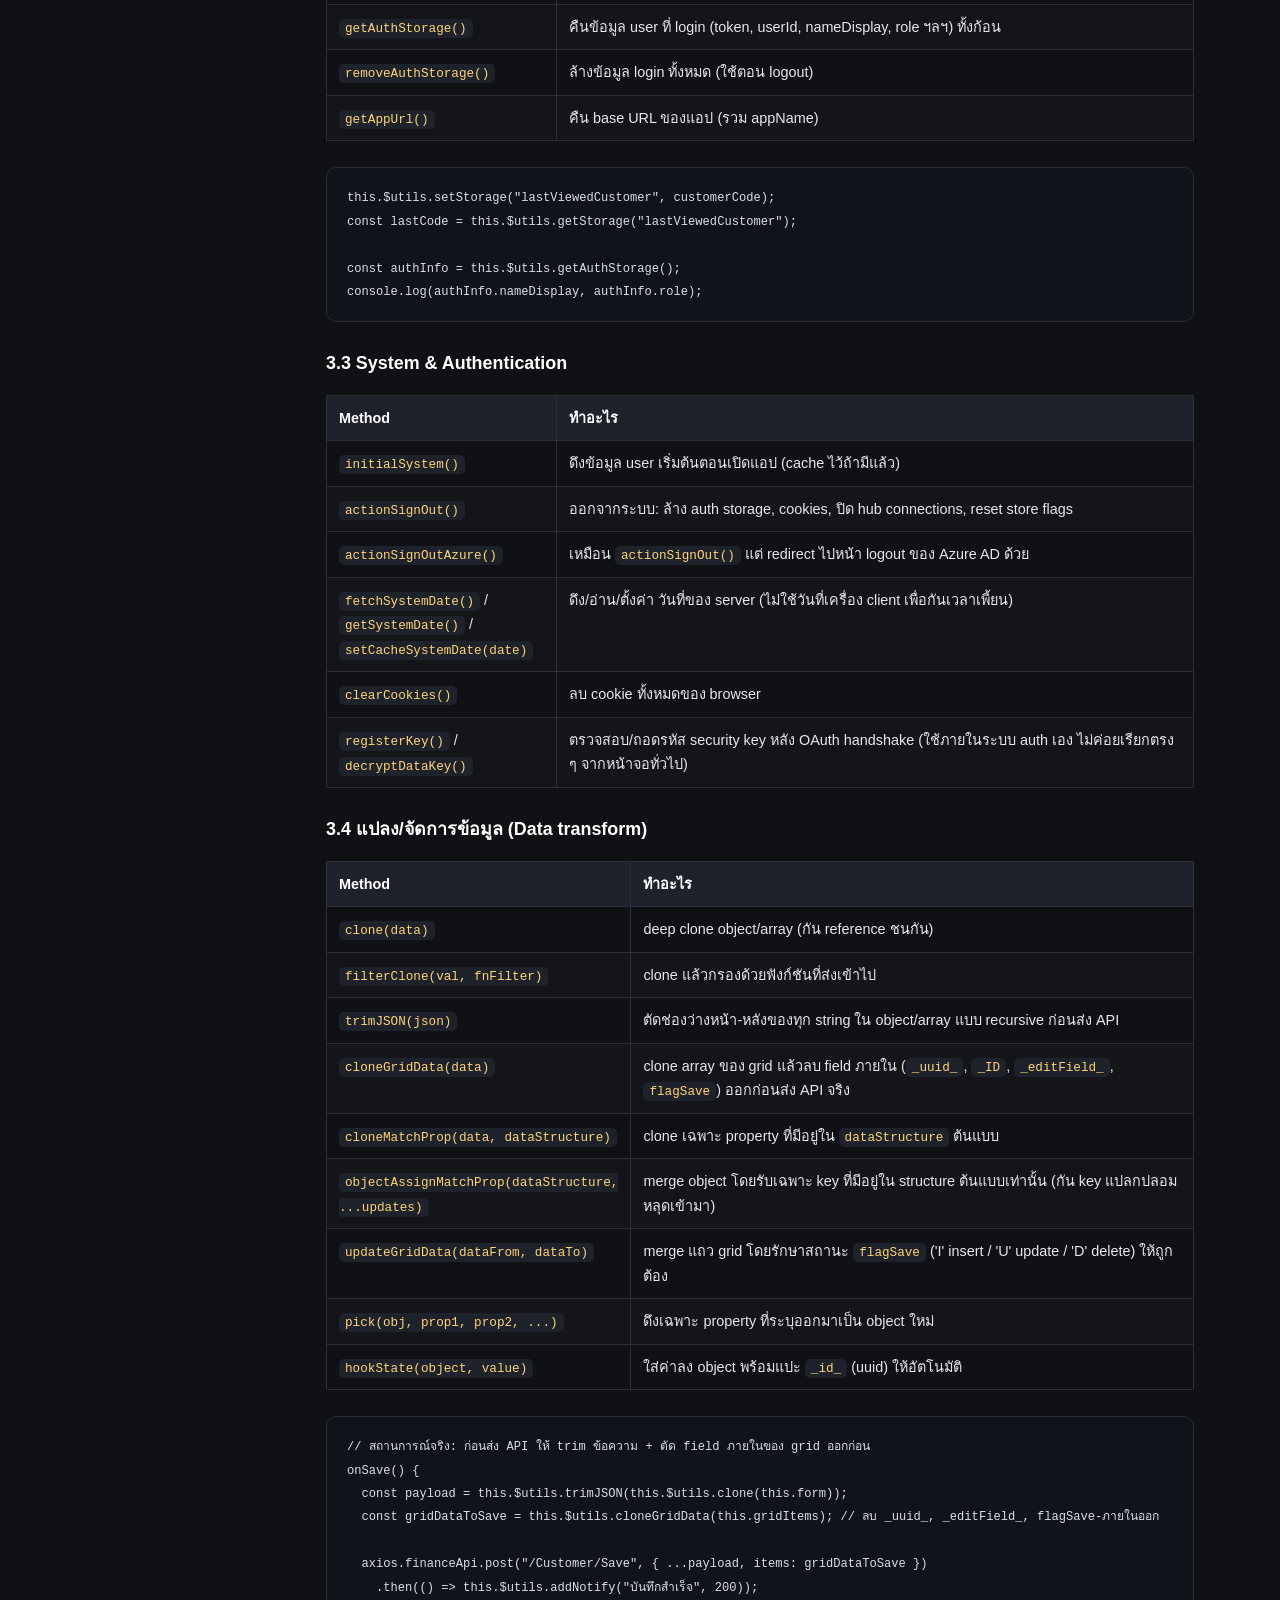
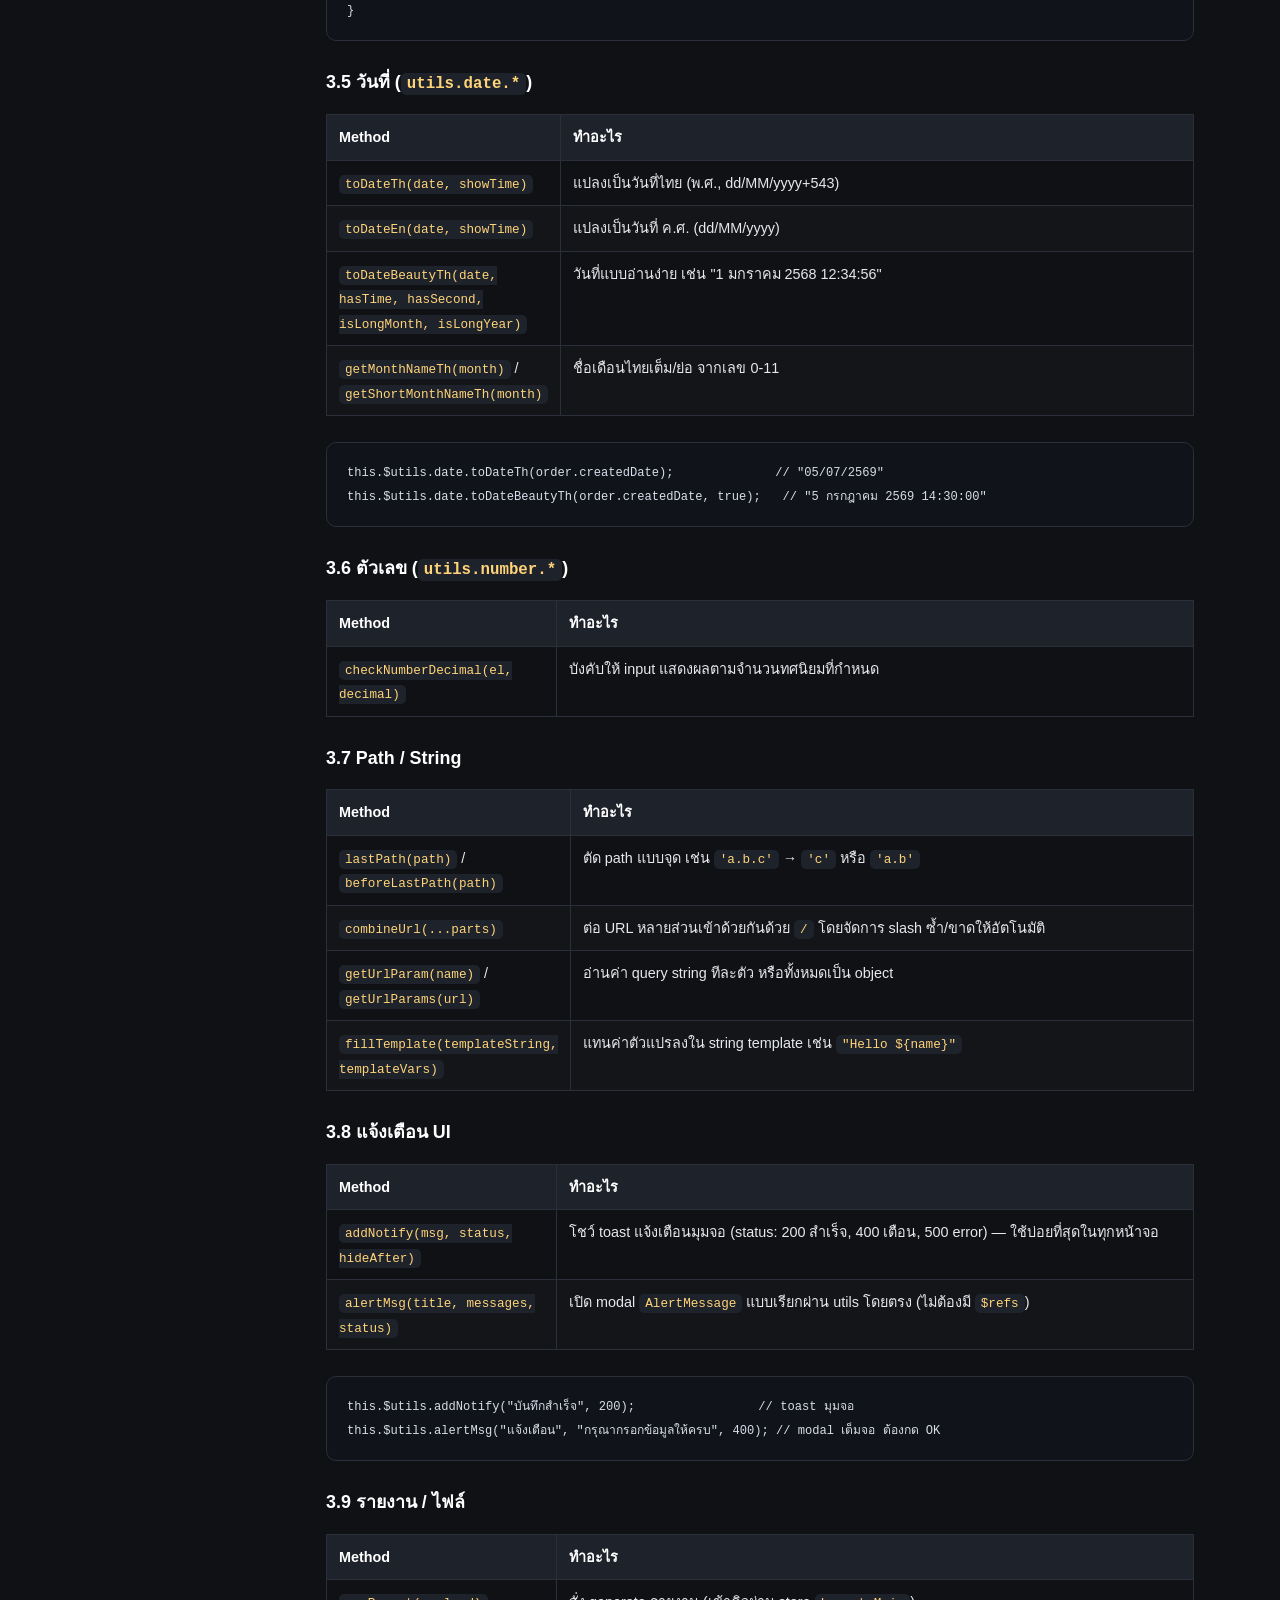
<file: lessons/10-shared-reference.html>
<!DOCTYPE html>
<html lang="th">
<head>
<meta charset="UTF-8">
<meta name="viewport" content="width=device-width, initial-scale=1.0">
<title>10 · Shared Component/Store/Utility ทั้งหมด — Learning Vue/Vuex</title>
<link rel="stylesheet" href="../assets/style.css">
</head>
<body>
<div class="layout">
  <aside class="sidebar">
    <div class="brand"><span class="dot">●</span> Learning Vue/Vuex</div>
    <div class="subtitle">คอร์สปูพื้นฐานสำหรับทีม KL.Core.UI</div>
    <nav>
      <a href="../index.html"><span class="num">•</span> หน้าแรก</a>
      <a href="glossary.html"><span class="num">?</span> คำศัพท์เฉพาะ (Glossary)</a>
      <div class="group-title">ส่วนที่ 1 — พื้นฐานทั่วไป</div>
      <a href="01-vue-basics.html"><span class="num">01</span> Vue.js พื้นฐาน</a>
      <a href="02-lifecycle.html"><span class="num">02</span> Lifecycle ของ Vue</a>
      <a href="03-router.html"><span class="num">03</span> Vue Router</a>
      <a href="04-vuex.html"><span class="num">04</span> Vuex (State Management)</a>
      <a href="05-kendo-ui.html"><span class="num">05</span> Kendo UI for Vue</a>
      <div class="group-title">ส่วนที่ 2 — โปรเจกต์ KL.Core.UI</div>
      <a href="06-project-overview.html"><span class="num">06</span> ภาพรวมสถาปัตยกรรมโปรเจกต์</a>
      <a href="07-project-router-store.html"><span class="num">07</span> Router &amp; Vuex ของโปรเจกต์</a>
      <a href="08-shared-components.html"><span class="num">08</span> Shared Components / Layout</a>
      <a href="09-hands-on.html"><span class="num">09</span> ลงมือทำจริง: สร้างหน้าจอใหม่</a>
      <a href="10-shared-reference.html" class="active"><span class="num">10</span> Shared Component/Store/Utility ทั้งหมด</a>
    </nav>
  </aside>

  <main class="content">
    <div class="eyebrow">ส่วนที่ 2 · โปรเจกต์ KL.Core.UI 10/10</div>
    <h1>Shared Component / Store / Utility ทั้งหมด (Full Reference)</h1>
    <p class="lead">
      บทที่ 08 พาดูแค่ตัวหลัก ๆ ที่ใช้บ่อยที่สุด แต่โปรเจกต์นี้สร้างของกลางไว้เยอะกว่านั้นมาก
      หน้านี้รวบรวม<strong>ทุกตัว</strong>ที่อยู่ใต้ <code>src/app/shared/</code> (Vue component), <code>src/app/store/shared/</code> (Vuex module),
      และทุก method ของ <code>this.$utils</code> — ใช้เป็น reference เปิดหาเวลาจะเขียนฟีเจอร์ใหม่ ก่อนเขียนเองให้เช็คตารางพวกนี้ก่อนเสมอว่ามีของสำเร็จรูปอยู่แล้วหรือไม่
    </p>

    <div class="callout tip">
      <div class="callout-title">วิธีใช้หน้านี้</div>
      กด <span class="kbd">Ctrl/Cmd + F</span> ค้นหาชื่อสิ่งที่ต้องการ (เช่น "upload", "date", "lookup") แทนการไล่อ่านทั้งหมด
      แต่ละตัวมี path ไฟล์จริงกำกับไว้ เปิดไฟล์นั้นดู prop/option เต็ม ๆ ได้เสมอเพราะบางตัวมี option เยอะกว่าที่สรุปไว้ที่นี่
    </div>

    <h2>1. Shared Vue Components (<code>src/app/shared/</code>)</h2>

    <h3>1.1 Cell/ — ตัว editor/แสดงผลของแต่ละคอลัมน์ใน Grid</h3>
    <p>ใช้เป็น custom cell template ผ่าน <code>columns[].cell</code> หรือ <code>editor</code> ของ <code>GridDisplay</code>/<code>GridProxy</code> ทุกตัวรับ props <code>field</code>, <code>dataItem</code>, <code>options</code> เหมือนกัน และ emit <code>itemchange({dataItem, field, value})</code> เมื่อมีการแก้ไข</p>
    <table>
      <thead><tr><th style="width:190px;">Component</th><th>ใช้ทำอะไร</th><th>Options/Props เด่น</th></tr></thead>
      <tbody>
        <tr><td><code>CellTextbox</code></td><td>ช่องกรอกข้อความ 1 บรรทัด</td><td><code>maxLength</code>, <code>fnReadonly</code>, <code>fnColor</code></td></tr>
        <tr><td><code>CellTextarea</code></td><td>ช่องกรอกข้อความหลายบรรทัด</td><td><code>maxLength</code>, <code>fnReadonly</code></td></tr>
        <tr><td><code>CellNumeric</code></td><td>ช่องกรอกตัวเลข (Kendo spinner)</td><td><code>min</code>, <code>max</code>, <code>decimal</code>, <code>spinners</code>, <code>fnReadonly</code></td></tr>
        <tr><td><code>CellDisplayNumber</code></td><td>แสดงตัวเลขอย่างเดียว จัดรูปแบบให้ (อ่านอย่างเดียว ไม่แก้ไข)</td><td><code>decimal</code>, <code>fnColor</code>, <code>fnRenderer</code></td></tr>
        <tr><td><code>CellDatePicker</code></td><td>เลือกวันที่ในเซลล์</td><td><code>fnMin</code>, <code>fnMax</code> (ฟังก์ชันคำนวณช่วงวันที่ได้)</td></tr>
        <tr><td><code>CellDisplayDatePicker</code></td><td>แสดงวันที่อย่างเดียว จัดรูปแบบไทย/อังกฤษให้</td><td><code>format</code></td></tr>
        <tr><td><code>CellCheckbox</code></td><td>ติ๊กถูก/ผิดในเซลล์</td><td><code>checkValue</code>, <code>uncheckValue</code>, <code>align</code></td></tr>
        <tr><td><code>CellHeaderCheckbox</code></td><td>checkbox บน header คอลัมน์ (เลือกทั้งหมด)</td><td>emit <code>onClickHeaderCellChk(event, checked)</code></td></tr>
        <tr><td><code>CellHeaderCheckboxDetail</code></td><td>เหมือน HeaderCheckbox แต่ใช้กับ detail grid ที่ซ้อนอยู่ข้างใน</td><td>คู่กับ store <code>Controls_Cell_CellHeaderCheckboxDetail</code></td></tr>
        <tr><td><code>CellDropDownStatus</code></td><td>เลือกสถานะจาก dropdown ในเซลล์</td><td>มักผูกกับ list สถานะคงที่</td></tr>
        <tr><td><code>CellLookup</code></td><td>ค้นหา/เลือกข้อมูล master (เช่น รหัสลูกค้า) ในเซลล์ — ใช้ <code>&lt;Lookup&gt;</code> ข้างในอีกที</td><td><code>codeField</code>, <code>displayField</code>, <code>columns</code>, <code>transport</code>, <code>mode</code>, <code>widthCode</code>, <code>fnHideComponent</code>, <code>parameter</code></td></tr>
        <tr><td><code>CellHyperLink</code></td><td>ลิงก์แบบ static ที่คลิกแล้ว emit event</td><td>emit <code>onClickCellLink</code></td></tr>
        <tr><td><code>CellDynamicHyperLink</code></td><td>ลิงก์ที่ปลายทาง route เปลี่ยนได้ตาม dataItem</td><td>emit <code>onClickCellLink</code></td></tr>
        <tr><td><code>CellButton</code></td><td>ปุ่ม action ในแถว (เช่น ปุ่มดู/แก้ไข)</td><td><code>text</code>, <code>icon</code>, <code>width</code>, <code>align</code>; emit <code>onClickCellButton(event, dataItem)</code></td></tr>
        <tr><td><code>CellUploadFile</code></td><td>อัปโหลด/แสดงไฟล์แนบในแถว พร้อม preview/download/remove</td><td><code>bindingParams</code>, <code>fnHideRemove</code>, <code>permissionMode</code>; คู่กับ store <code>Controls_Cell_CellUploadFile</code></td></tr>
        <tr><td><code>CellInputTime</code></td><td>กรอกเวลา (ชั่วโมง:นาที) แบบ masked input</td><td>ใช้คู่กับ field เวลาแยกจาก date</td></tr>
        <tr><td><code>CellTextSplit</code></td><td>แสดง/แยกข้อความที่เป็น pattern พิเศษในเซลล์</td><td>ใช้เมื่อ field เดียวต้องแยกแสดงหลายส่วน</td></tr>
      </tbody>
    </table>

    <p><strong>ตัวอย่างการใช้งาน:</strong> นิยาม <code>columns</code> ของ Grid โดยผูก Cell component ให้แต่ละคอลัมน์ตามชนิดข้อมูล แล้วรับการแก้ไขทั้งหมดที่ event เดียว</p>
    <pre><code>data() {
  return {
    columns: [
      { field: "code", title: "รหัส", width: 100 },
      { field: "name", title: "ชื่อลูกค้า", editor: "CellTextbox", options: { maxLength: 100 } },
      { field: "amount", title: "ยอดเงิน", editor: "CellNumeric", options: { min: 0, decimal: 2 } },
      { field: "dueDate", title: "วันครบกำหนด", editor: "CellDatePicker" },
      { field: "isActive", title: "ใช้งาน", editor: "CellCheckbox" },
      { field: "customerCode", title: "ลูกค้า", editor: "CellLookup", options: {
          codeField: "code", displayField: "name",
          transport: { read: { url: "/Customer/Search" } }
        }
      },
      { field: "file", title: "ไฟล์แนบ", editor: "CellUploadFile" },
      { field: "action", title: "", editor: "CellButton", options: { icon: "edit", text: "แก้ไข" } }
    ]
  };
},
methods: {
  // ทุก Cell component ที่แก้ไขได้จะยิง event นี้เหมือนกันหมด
  onItemChange({ dataItem, field, value }) {
    this.$set(dataItem, field, value);   // อัปเดตค่าลง dataItem ของแถวนั้นโดยตรง
  },
  onClickCellButton(event, dataItem) {
    this.$utils.routerPush(`/Customer/Edit?code=${dataItem.customerCode}`);
  }
}</code></pre>

    <h3>1.2 Grid/ — Grid หลักและตัวช่วย</h3>
    <table>
      <thead><tr><th style="width:190px;">Component</th><th>ใช้ทำอะไร</th><th>Props/Events เด่น</th></tr></thead>
      <tbody>
        <tr><td><code>GridProxy</code></td><td>Grid ที่ดึงข้อมูลจาก API เอง พร้อม server-side paging/filter/sort — <strong>ตัวที่ใช้บ่อยสุด</strong></td><td>props: <code>columns</code>, <code>url</code>, <code>parameters</code>, <code>height</code>; events: <code>onRowClick</code>, <code>onClickCellLink</code>, <code>dataStateChange</code></td></tr>
        <tr><td><code>GridDisplay</code></td><td>Grid ที่รับ data มาแสดงตรง ๆ (ไม่ยิง API เอง) — <code>GridProxy</code> ใช้ตัวนี้ข้างในอีกที</td><td>props: <code>columns</code>, <code>dataItems</code>, <code>totalItems</code>, <code>editField</code>, <code>enableVirtual</code>, <code>detail</code>; methods: <code>clear()</code>, <code>getAllData()</code>, <code>cancelChanges()</code></td></tr>
        <tr><td><code>GridLazyLoad</code></td><td>โหลดข้อมูลจำนวนมากแบบเป็นก้อน (virtual scroll) เหมาะกับข้อมูลหลักหมื่น-แสนแถว</td><td>props: <code>url</code>, <code>sizeLoad</code>, <code>startSizeLoad</code>, <code>fetchMethod</code>; methods: <code>fetch()</code>, <code>getDataChange()</code>, <code>importData()</code>; คู่กับ store <code>Controls_Grid_GridLazyLoad</code></td></tr>
        <tr><td><code>GridNative</code></td><td>ตัวห่อ Kendo Grid ดิบ ๆ (ไม่ค่อยเรียกตรง ๆ — ตัวอื่นข้างบนห่อไว้ให้แล้ว)</td><td>ใช้เมื่อต้อง customize Grid ลึกจริง ๆ เท่านั้น</td></tr>
        <tr><td><code>Filters/ColumnMenu</code></td><td>เมนู filter ต่อคอลัมน์ (ตัวกรองแบบ Excel)</td><td>ใช้ผูกกับ <code>columnMenu</code> ของ Grid</td></tr>
        <tr><td><code>Filters/FilterItems/FilterDateMasked</code></td><td>ช่อง filter วันที่แบบ masked input</td><td>ใช้เป็น custom filter cell ของคอลัมน์วันที่</td></tr>
      </tbody>
    </table>

    <p><strong>ตัวอย่างการใช้งาน:</strong> <code>GridProxy</code> พร้อมปุ่มเสริมผ่าน slot และดักคลิกแถว</p>
    <pre><code>&lt;GridProxy
  ref="grid"
  :columns="columns"
  :url="'/Customer/Search'"
  :parameters="{ status: filterStatus }"
  :height="450"
  @onRowClick="onRowClick"
&gt;
  &lt;template #btnOptionR&gt;
    &lt;kendo-button icon="excel" @click="exportExcel"&gt;Export&lt;/kendo-button&gt;
  &lt;/template&gt;
&lt;/GridProxy&gt;

&lt;script&gt;
methods: {
  onRowClick(dataItem) {
    this.$utils.routerPush(`/Customer/Detail?code=${dataItem.code}`);
  },
  refreshGrid() {
    this.$refs.grid.onPageLoad(1);   // สั่งให้ดึงข้อมูลหน้า 1 ใหม่ (หลังกด save/filter)
  }
}
&lt;/script&gt;</code></pre>

    <h3>1.3 Modal/ — popup และ dialog</h3>
    <table>
      <thead><tr><th style="width:190px;">Component</th><th>ใช้ทำอะไร</th><th>Methods/Props เด่น</th></tr></thead>
      <tbody>
        <tr><td><code>AlertMessage</code></td><td>แจ้งเตือน/ยืนยัน แสดง title+message พร้อมสีตาม status (400 เตือน, 500 error, 401 unauthorized)</td><td><code>open(title, message, status)</code>, <code>onClickOk()</code>, <code>onClickCancel()</code></td></tr>
        <tr><td><code>LoadingModal</code></td><td>หน้าจอ loading พร้อมข้อความสถานะ — เปิด/ปิดอัตโนมัติจาก interceptor ของ axios ผ่าน store <code>Controls_Modal_LoadingModal</code></td><td><code>open()</code>, <code>close()</code></td></tr>
        <tr><td><code>SearchModal</code></td><td>popup ค้นหา/เลือกข้อมูล master ใช้คู่กับ <code>Lookup</code>/<code>CellLookup</code></td><td><code>open()</code>, <code>initialConfig(cfg)</code>, <code>onSelectItem()</code>, <code>reset()</code></td></tr>
        <tr><td><code>PopupDynamic</code></td><td>เปิด component ใด ๆ (ตาม route path) เป็น popup แบบ dynamic โดยไม่ต้องรู้จัก component นั้นล่วงหน้า</td><td>props: <code>value</code> (v-model), <code>path</code>, <code>params</code>, <code>width</code>, <code>title</code></td></tr>
      </tbody>
    </table>

    <p><strong>ตัวอย่างการใช้งาน:</strong></p>
    <pre><code>&lt;template&gt;
  &lt;div&gt;
    &lt;AlertMessage ref="alertMessage" /&gt;
    &lt;LoadingModal ref="loadingModal" /&gt;   &lt;!-- ปกติ App.vue มีให้อยู่แล้วระดับแอป ไม่ต้องประกาศเองในทุกหน้าจอ --&gt;
    &lt;SearchModal ref="searchModal" /&gt;
    &lt;PopupDynamic v-model="showPopup" :path="'/Customer/QuickView'" :params="{ code: selectedCode }" title="ดูข้อมูลลูกค้า" /&gt;
  &lt;/div&gt;
&lt;/template&gt;

&lt;script&gt;
methods: {
  onDeleteClick() {
    // เปิด modal ยืนยัน — ใช้ callback fnOnYes/fnOnNo แทนการ await
    this.$refs.alertMessage.fnOnYes = () => { this.doDelete(); };
    this.$refs.alertMessage.open("ยืนยันการลบ", "ต้องการลบรายการนี้ใช่หรือไม่?", 400);
  },
  openLookup() {
    this.$refs.searchModal.initialConfig({
      columns: this.lookupColumns,
      url: "/Customer/Search",
      onSelect: (dataItem) => { this.selectedCode = dataItem.code; }
    });
    this.$refs.searchModal.open();
  },
  showQuickView(code) {
    this.selectedCode = code;
    this.showPopup = true;   // v-model ของ PopupDynamic เปิด/ปิด popup
  }
}
&lt;/script&gt;</code></pre>
    <div class="callout tip">
      <div class="callout-title">ไม่ต้องเรียก LoadingModal เอง</div>
      <code>LoadingModal</code> ถูกเปิด/ปิดอัตโนมัติจาก axios interceptor ทุกครั้งที่มี request/response (ผ่าน store <code>Controls_Modal_LoadingModal</code>) — ไม่ต้อง <code>.open()</code>/<code>.close()</code> เองในโค้ดหน้าจอทั่วไป
    </div>

    <h3>1.4 Input/ — input พิเศษที่ใช้ทั่วทั้งฟอร์ม</h3>
    <table>
      <thead><tr><th style="width:190px;">Component</th><th>ใช้ทำอะไร</th><th>Props/Events เด่น</th></tr></thead>
      <tbody>
        <tr><td><code>Lookup</code></td><td>ช่องกรอกรหัส+ชื่อ พร้อมปุ่มเปิด SearchModal ค้นหา (ใช้แยกจาก Grid ได้ เช่นในฟอร์ม)</td><td>props: <code>value</code>, <code>columns</code>, <code>transport</code>, <code>mode</code> ('both'/'codeOnly'/'displayOnly'), <code>codeField</code>, <code>displayField</code>; emit <code>change(value, dataItem, source)</code></td></tr>
        <tr><td><code>Trigger</code></td><td>ปุ่ม/ไอคอนติดท้าย input (ใช้เป็น building block ให้ <code>Lookup</code>)</td><td>props: <code>icon</code>, <code>disabledTrigger</code>; slot: <code>front</code>, <code>back</code>; emit <code>clickTrigger()</code></td></tr>
      </tbody>
    </table>

    <p><strong>ตัวอย่างการใช้งาน:</strong> ช่องเลือกรหัสลูกค้าในฟอร์ม (นอก Grid)</p>
    <pre><code>&lt;Lookup
  v-model="customerCode"
  :columns="[
    { field: 'code', title: 'รหัส' },
    { field: 'name', title: 'ชื่อลูกค้า' }
  ]"
  :transport="{ read: { url: '/Customer/Search' } }"
  :code-field="'code'"
  :display-field="'name'"
  :mode="'both'"
  @change="onCustomerChange"
/&gt;

&lt;script&gt;
methods: {
  onCustomerChange(value, dataItem, source) {
    // dataItem = ข้อมูลเต็มของแถวที่เลือก, source บอกว่าเลือกจาก popup หรือพิมพ์เอง
    this.customerName = dataItem ? dataItem.name : "";
  }
}
&lt;/script&gt;</code></pre>

    <h3>1.5 Toolbar/, Form/, Notify/ — ส่วนควบคุมหน้าจอมาตรฐาน</h3>
    <table>
      <thead><tr><th style="width:190px;">Component</th><th>ใช้ทำอะไร</th><th>Props/Methods เด่น</th></tr></thead>
      <tbody>
        <tr><td><code>MainActionToolbar</code></td><td>แถบปุ่มบนหัวหน้าจอ (save/reset มาตรฐาน + ปุ่มเสริมผ่าน slot)</td><td>props: <code>actions</code> (array, string หรือ object <code>{text, icon, fn}</code>), <code>docked</code>, <code>border</code>; emit <code>onSave</code>, <code>onReset</code></td></tr>
        <tr><td><code>FormGroup</code></td><td>ครอบ input พร้อม label และ tooltip แสดง error จาก Vuelidate อัตโนมัติ</td><td>props: <code>label</code>, <code>labelWidth</code>; slot: <code>label</code>, <code>component</code>, <code>labelEnd</code></td></tr>
        <tr><td><code>NotifyMessage</code></td><td>Toast แจ้งเตือนมุมจอ (auto-hide)</td><td>method: <code>show(message, status, hideAfter)</code>; status: success/warning/error/info</td></tr>
      </tbody>
    </table>

    <p><strong>ตัวอย่างการใช้งาน:</strong> Toolbar ปุ่ม custom + ฟอร์มที่ validate ด้วย Vuelidate ผ่าน FormGroup</p>
    <pre><code>&lt;MainActionToolbar
  :actions="[
    'reset',
    { text: 'อนุมัติ', icon: 'check', fn: onApprove }
  ]"
  @onSave="onSave"
&gt;&lt;/MainActionToolbar&gt;

&lt;FormGroup :label="'ชื่อลูกค้า'" :label-width="120"&gt;
  &lt;template #component&gt;
    &lt;kendo-textbox v-model="$v.form.name.$model" /&gt;
  &lt;/template&gt;
&lt;/FormGroup&gt;

&lt;script&gt;
import { required, maxLength } from "vuelidate/lib/validators";

export default {
  data() {
    return { form: { name: "" } };
  },
  validations: {
    form: {
      name: { required, maxLength: maxLength(100) }
    }
  },
  methods: {
    onSave() {
      this.$v.$touch();                 // สั่งเช็ค validate ทั้งฟอร์ม — ถ้าไม่ผ่าน FormGroup จะโชว์ tooltip error ให้เอง
      if (this.$v.$invalid) return;
      // ... ส่ง API ต่อ
    },
    onApprove() { /* ... */ },
    onReset() { this.$v.$reset(); }
  }
};
&lt;/script&gt;</code></pre>
    <p>เรียก toast แจ้งเตือนได้ 2 แบบ: ผ่าน <code>this.$utils.addNotify(msg, status)</code> (แนะนำ ใช้ได้ทุกที่โดยไม่ต้องมี <code>&lt;NotifyMessage&gt;</code> เอง เพราะ App.vue มีให้ระดับแอปแล้ว) หรือถ้ามี ref ตรง ๆ ก็เรียก <code>this.$refs.notifyMessage.show("บันทึกสำเร็จ", "success")</code> ได้เหมือนกัน</p>

    <h3>1.6 Tab/, ListView/, Viewer/, HeadNotify/, Editor/ — ส่วนเฉพาะทาง</h3>
    <table>
      <thead><tr><th style="width:190px;">Component</th><th>ใช้ทำอะไร</th><th>รายละเอียดเด่น</th></tr></thead>
      <tbody>
        <tr><td><code>TabDynamic</code></td><td>ระบบแท็บแบบ dynamic รองรับซ้อนได้ถึง 3 ระดับ โหลด component ตาม config (path/route หรือ component ตรง ๆ)</td><td>methods: <code>initialTab(dataTab)</code>, <code>changeTabIndex()</code>, <code>resetTab()</code>; cache component ไว้ที่ <code>this.$utils.tabs</code></td></tr>
        <tr><td><code>ReportListView</code></td><td>รายการรายงานที่กำลัง/generate เสร็จแล้ว พร้อม preview/download/ลบ</td><td>คู่กับ store <code>Controls_ListView_ReportListView</code>; action <code>printReport!</code>, <code>deleteReport!</code></td></tr>
        <tr><td><code>ReportDataListView</code></td><td>เหมือน ReportListView แต่สำหรับรายงานประเภท "ข้อมูลดิบ" (report data)</td><td>คู่กับ store <code>Controls_ListView_ReportDataListView</code></td></tr>
        <tr><td><code>ARViewer</code></td><td>เปิดดูรายงานที่ generate จาก GrapeCity Active Reports</td><td>method: <code>openReport(reports)</code>; คู่กับ store <code>Controls_Viewer_ARViewer</code></td></tr>
        <tr><td><code>ReportHeadNotify</code></td><td>ไอคอนวงกลมลอย (draggable) แสดง progress การ generate รายงาน มุมจอ</td><td>ใช้ vue-draggable-resizable; แสดง % progress</td></tr>
        <tr><td><code>ReportDataHeadNotify</code></td><td>เหมือน ReportHeadNotify แต่สำหรับ report data</td><td>&nbsp;</td></tr>
        <tr><td><code>EditorPdf</code></td><td>แสดง/แก้ไขเนื้อหาที่จะ export เป็น PDF (ใช้คู่กับ template HTML + stylesheet)</td><td>props: <code>html</code>, <code>stylesheets</code></td></tr>
      </tbody>
    </table>

    <p><strong>ตัวอย่างการใช้งาน:</strong> แท็บย่อยในหน้าจอเดียว + เปิดรายงาน</p>
    <pre><code>&lt;TabDynamic ref="tabs" :mode="'line'" /&gt;

&lt;script&gt;
export default {
  mounted() {
    this.$refs.tabs.initialTab([
      { name: "info", title: "ข้อมูลทั่วไป", component: "CustomerInfo" },
      { name: "history", title: "ประวัติ", path: "/Customer/History" }  // โหลดจาก route ก็ได้
    ]);
  },
  methods: {
    onPrintClick() {
      // เปิดรายงานผ่าน ARViewer (ปกติ App.vue เรียก this.openReport(reports) ให้อยู่แล้วเมื่อ backend push ผ่าน SignalR)
      this.$root.App.openReport([{ reportName: "ใบเสร็จ", uuId: "xxx-uuid", apiName: "financeApi" }]);
    }
  }
};
&lt;/script&gt;

&lt;!-- EditorPdf: แก้ไข/แสดงเนื้อหาก่อน export เป็น PDF --&gt;
&lt;EditorPdf :html="htmlTemplate" :stylesheets="[`${_url_}src/app/assets/styles/report/base.css`]" /&gt;</code></pre>
    <div class="callout tip">
      <div class="callout-title"><code>ReportListView</code> / <code>ReportHeadNotify</code> ไม่ต้องเรียกเอง</div>
      สองตัวนี้ถูกฝังไว้ใน layout ระดับแอป (<code>App.vue</code>) แล้ว ทำงานอัตโนมัติผ่าน SignalR hub — หน้าจอทั่วไปไม่ต้อง import มาใช้เอง นอกจากกำลังแก้ไขตัว layout กลางจริง ๆ
    </div>

    <h3>1.7 BaseComponents/, Layout/, Pages/, Adapter/ — โครงระบบ</h3>
    <table>
      <thead><tr><th style="width:190px;">Component</th><th>ใช้ทำอะไร</th><th>รายละเอียดเด่น</th></tr></thead>
      <tbody>
        <tr><td><code>BaseWindow</code></td><td>ครอบ Kendo Window อีกชั้น ส่ง slot/listener ทะลุผ่านให้หมด — register เป็น global <code>&lt;kendo-window&gt;</code></td><td>props: <code>modal</code>, <code>width</code>, <code>title</code>, <code>resizable</code>, <code>actions</code></td></tr>
        <tr><td><code>MasterLayout</code></td><td>Shell หลักของแอป (header/sidebar/router-view) — ดูรายละเอียดเต็มบทที่ 08</td><td>&nbsp;</td></tr>
        <tr><td><code>AppLayout</code></td><td>Layout รองสำหรับพื้นที่เนื้อหาแอป (ใช้ในบริบทเฉพาะ เช่น embed mode)</td><td>&nbsp;</td></tr>
        <tr><td><code>Unauthotized</code></td><td>หน้า error 401/403 มาตรฐาน แสดงเมื่อ user ไม่มีสิทธิ์เข้าหน้านั้น</td><td>&nbsp;</td></tr>
        <tr><td><code>BApp</code>, <code>BTabs</code>, <code>BCol</code>, <code>BRow</code>, <code>BContainer</code>, <code>BCard</code></td><td>ตัวห่อ Bootstrap-Vue เพื่อ register เป็น global component ของโปรเจกต์เอง (แทนการ import bootstrap-vue ตรง ๆ)</td><td>ใช้เหมือน Bootstrap grid ปกติ: <code>&lt;b-row&gt;&lt;b-col&gt;...&lt;/b-col&gt;&lt;/b-row&gt;</code></td></tr>
      </tbody>
    </table>

    <p><strong>ตัวอย่างการใช้งาน:</strong></p>
    <pre><code>&lt;kendo-window ref="myWindow" :title="'รายละเอียด'" :width="500" :modal="true"&gt;
  &lt;p&gt;เนื้อหา popup...&lt;/p&gt;
&lt;/kendo-window&gt;

&lt;b-row&gt;
  &lt;b-col :cols="6"&gt;ซ้าย&lt;/b-col&gt;
  &lt;b-col :cols="6"&gt;ขวา&lt;/b-col&gt;
&lt;/b-row&gt;

&lt;script&gt;
methods: {
  openDetail() {
    this.$refs.myWindow.kendoWidget().center().open();
  }
}
&lt;/script&gt;</code></pre>

    <h2>2. Shared Vuex Store Modules (<code>src/app/store/shared/</code>)</h2>
    <p>ทั้งหมดเป็น <code>namespaced: true</code> และใช้ pattern <code>make.getters/mutations/actions</code> ของ vuex-pathify (ดูบทที่ 07) โมดูลเหล่านี้ถูก auto-register ให้แล้ว ไม่ต้องเพิ่มเอง</p>
    <table>
      <thead><tr><th style="width:250px;">Module (ชื่อจริงตอน sync/get/set)</th><th>State สำคัญ</th><th>Action/Mutation พิเศษ</th></tr></thead>
      <tbody>
        <tr><td><code>Layout_Main</code></td><td><code>completedAuth</code>, <code>isLoginPage</code>, <code>tempSysDate</code>, <code>tempFiles[]</code>, <code>signatureHash</code>, <code>publicRoute</code></td><td><code>getSystemDate()</code>, <code>genReport(payload)</code> (export Excel)</td></tr>
        <tr><td><code>Layout_Loading</code></td><td><code>loading</code> (ตัวนับ), <code>numLoading</code>, <code>messages[]</code>, <code>hideLoading</code></td><td>action <code>Loading()</code>/<code>Unloading()</code> — ถูกเรียกอัตโนมัติจาก axios interceptor ทุกครั้งที่มี request/response</td></tr>
        <tr><td><code>Layout_MasterLayout</code></td><td><code>userInfo</code> (nameDisplay, deptDisplay), <code>menus[]</code>, <code>menuAuthorize[]</code>, <code>titleName</code>, <code>subTitleName</code></td><td><code>getUserInfo()</code>, mutation <code>setTitle(state, {titleName, subTitleName})</code> — ตัวที่ทุกหน้าจอเรียกใน <code>mounted()</code></td></tr>
        <tr><td><code>Controls_Cell_CellHeaderCheckbox</code></td><td>(ว่าง — เตรียมไว้ใช้อนาคต)</td><td>&nbsp;</td></tr>
        <tr><td><code>Controls_Cell_CellHeaderCheckboxDetail</code></td><td><code>chkHeads{}</code> (สถานะติ๊กถูกของแต่ละ detail row)</td><td>mutation <code>setChkHead(state, data)</code></td></tr>
        <tr><td><code>Controls_Cell_CellUploadFile</code></td><td><code>originalRemoveUrl</code>, <code>removeUrl</code></td><td>mutation <code>updateRemoveUrl(state, key)</code> — ประกอบ URL สำหรับลบไฟล์</td></tr>
        <tr><td><code>Controls_Grid_GridLazyLoad</code></td><td><code>payloadForSave</code>, <code>loading</code></td><td>action <code>loadData({commit, state}, options)</code> — ยิง GET/POST แล้วคืนผลให้ <code>GridLazyLoad</code></td></tr>
        <tr><td><code>Controls_Modal_LoadingModal</code></td><td><code>messages[]</code></td><td>mutation <code>addMessage()</code>, <code>updateMessage()</code> (แทนที่ข้อความล่าสุด)</td></tr>
        <tr><td><code>Controls_Modal_SearchModal</code></td><td><code>loading</code>, <code>search</code>, <code>listDropdownSearch[]</code></td><td>ไม่มี action/mutation พิเศษ ใช้แค่ auto-generate ของ pathify</td></tr>
        <tr><td><code>Controls_ListView_ReportListView</code></td><td>(จัดการผ่าน action ล้วน)</td><td><code>printReport()</code>, <code>deleteReport()</code>, <code>deleteAllReports()</code>, <code>endProgress()</code></td></tr>
        <tr><td><code>Controls_ListView_ReportDataListView</code></td><td>(จัดการผ่าน action ล้วน)</td><td><code>deleteReport()</code>, <code>deleteAllReports()</code>, <code>updateProgress()</code></td></tr>
        <tr><td><code>Controls_Viewer_ARViewer</code></td><td><code>reportActionId</code>, <code>reportDataActionId</code></td><td>ใช้ track ว่ากำลังเปิดดูรายงานตัวไหนอยู่</td></tr>
      </tbody>
    </table>

    <p><strong>ตัวอย่างการใช้งาน:</strong> อ่าน/เขียน store กลางเหล่านี้ผ่าน vuex-pathify เหมือน module อื่น ๆ ทุกประการ (ดูบทที่ 07)</p>
    <pre><code>import { sync } from "vuex-pathify";

export default {
  computed: {
    ...sync("Layout_MasterLayout/*")   // ได้ this.titleName, this.subTitleName ใช้ตรง ๆ
  },
  mounted() {
    // ตั้งชื่อหัวข้อ/breadcrumb ของหน้าจอ — ทุกหน้าจอทำแบบนี้เหมือนกันหมด
    this.$store.set("Layout_MasterLayout/setTitle", {
      titleName: "ค้นหาลูกค้า",
      subTitleName: "Demo > ค้นหาลูกค้า"
    });

    // เช็คว่า auth เสร็จหรือยังก่อนเรียก API
    const completedAuth = this.$store.get("Layout_Main/completedAuth");
    if (completedAuth) {
      this.loadInitialData();
    }

    // ดูว่ามี loading ค้างอยู่กี่ request (ปกติไม่ต้องยุ่งเอง เพราะ interceptor จัดการให้)
    const loadingCount = this.$store.get("Layout_Loading/loading");
  }
};</code></pre>

    <h2>3. Shared Utilities (<code>this.$utils</code> / <code>this.$utilsCore</code>)</h2>
    <p>
      ตัวนี้เป็น singleton object ผูกไว้กับทุก component แล้ว (ดูบทที่ 06) เรียกได้ทันทีที่ <code>this.$utils.ชื่อฟังก์ชัน(...)</code>
      ต่อไปนี้คือ method เกือบทั้งหมดที่มีอยู่ แบ่งตามหมวดการใช้งาน
    </p>

    <h3>3.1 ภาษา &amp; Routing</h3>
    <table>
      <thead><tr><th style="width:230px;">Method</th><th>ทำอะไร</th></tr></thead>
      <tbody>
        <tr><td><code>getLang()</code></td><td>คืนภาษาปัจจุบัน ('th' เป็นค่าเริ่มต้น)</td></tr>
        <tr><td><code>setLang(lang, callback)</code></td><td>เปลี่ยนภาษา บันทึกลง storage และอัปเดต vue-i18n locale</td></tr>
        <tr><td><code>routerPush(path)</code></td><td>เปลี่ยนหน้า — ถ้าอยู่ใน embed mode (มี vmMaster) จะส่งต่อให้แอปแม่จัดการแทน</td></tr>
        <tr><td><code>getRoutePath()</code> / <code>getRoutePathNoParam()</code></td><td>คืน path ปัจจุบัน (แบบมี/ไม่มี query string)</td></tr>
        <tr><td><code>routeFromModule(path, lv)</code></td><td>ตัดชื่อ module ออกจาก path เช่น <code>/Finance/xxx</code> → <code>Finance</code></td></tr>
      </tbody>
    </table>

    <pre><code>this.$utils.routerPush(`/Customer/Detail?code=${code}`);
const currentPath = this.$utils.getRoutePathNoParam();     // path ไม่มี query
const moduleName = this.$utils.routeFromModule(currentPath); // เช่น "Finance"</code></pre>

    <h3>3.2 Storage &amp; Session</h3>
    <table>
      <thead><tr><th style="width:230px;">Method</th><th>ทำอะไร</th></tr></thead>
      <tbody>
        <tr><td><code>getStorage(key)</code> / <code>setStorage(key, value)</code> / <code>removeStorage(key)</code> / <code>clearStorage()</code></td><td>อ่าน/เขียน/ลบค่าที่เก็บไว้ฝั่ง client (แทน localStorage/sessionStorage ตรง ๆ)</td></tr>
        <tr><td><code>getAuthStorage()</code></td><td>คืนข้อมูล user ที่ login (token, userId, nameDisplay, role ฯลฯ) ทั้งก้อน</td></tr>
        <tr><td><code>removeAuthStorage()</code></td><td>ล้างข้อมูล login ทั้งหมด (ใช้ตอน logout)</td></tr>
        <tr><td><code>getAppUrl()</code></td><td>คืน base URL ของแอป (รวม appName)</td></tr>
      </tbody>
    </table>

    <pre><code>this.$utils.setStorage("lastViewedCustomer", customerCode);
const lastCode = this.$utils.getStorage("lastViewedCustomer");

const authInfo = this.$utils.getAuthStorage();
console.log(authInfo.nameDisplay, authInfo.role);</code></pre>

    <h3>3.3 System &amp; Authentication</h3>
    <table>
      <thead><tr><th style="width:230px;">Method</th><th>ทำอะไร</th></tr></thead>
      <tbody>
        <tr><td><code>initialSystem()</code></td><td>ดึงข้อมูล user เริ่มต้นตอนเปิดแอป (cache ไว้ถ้ามีแล้ว)</td></tr>
        <tr><td><code>actionSignOut()</code></td><td>ออกจากระบบ: ล้าง auth storage, cookies, ปิด hub connections, reset store flags</td></tr>
        <tr><td><code>actionSignOutAzure()</code></td><td>เหมือน <code>actionSignOut()</code> แต่ redirect ไปหน้า logout ของ Azure AD ด้วย</td></tr>
        <tr><td><code>fetchSystemDate()</code> / <code>getSystemDate()</code> / <code>setCacheSystemDate(date)</code></td><td>ดึง/อ่าน/ตั้งค่า วันที่ของ server (ไม่ใช้วันที่เครื่อง client เพื่อกันเวลาเพี้ยน)</td></tr>
        <tr><td><code>clearCookies()</code></td><td>ลบ cookie ทั้งหมดของ browser</td></tr>
        <tr><td><code>registerKey()</code> / <code>decryptDataKey()</code></td><td>ตรวจสอบ/ถอดรหัส security key หลัง OAuth handshake (ใช้ภายในระบบ auth เอง ไม่ค่อยเรียกตรง ๆ จากหน้าจอทั่วไป)</td></tr>
      </tbody>
    </table>

    <h3>3.4 แปลง/จัดการข้อมูล (Data transform)</h3>
    <table>
      <thead><tr><th style="width:230px;">Method</th><th>ทำอะไร</th></tr></thead>
      <tbody>
        <tr><td><code>clone(data)</code></td><td>deep clone object/array (กัน reference ชนกัน)</td></tr>
        <tr><td><code>filterClone(val, fnFilter)</code></td><td>clone แล้วกรองด้วยฟังก์ชันที่ส่งเข้าไป</td></tr>
        <tr><td><code>trimJSON(json)</code></td><td>ตัดช่องว่างหน้า-หลังของทุก string ใน object/array แบบ recursive ก่อนส่ง API</td></tr>
        <tr><td><code>cloneGridData(data)</code></td><td>clone array ของ grid แล้วลบ field ภายใน (<code>_uuid_</code>, <code>_ID</code>, <code>_editField_</code>, <code>flagSave</code>) ออกก่อนส่ง API จริง</td></tr>
        <tr><td><code>cloneMatchProp(data, dataStructure)</code></td><td>clone เฉพาะ property ที่มีอยู่ใน <code>dataStructure</code> ต้นแบบ</td></tr>
        <tr><td><code>objectAssignMatchProp(dataStructure, ...updates)</code></td><td>merge object โดยรับเฉพาะ key ที่มีอยู่ใน structure ต้นแบบเท่านั้น (กัน key แปลกปลอมหลุดเข้ามา)</td></tr>
        <tr><td><code>updateGridData(dataFrom, dataTo)</code></td><td>merge แถว grid โดยรักษาสถานะ <code>flagSave</code> ('I' insert / 'U' update / 'D' delete) ให้ถูกต้อง</td></tr>
        <tr><td><code>pick(obj, prop1, prop2, ...)</code></td><td>ดึงเฉพาะ property ที่ระบุออกมาเป็น object ใหม่</td></tr>
        <tr><td><code>hookState(object, value)</code></td><td>ใส่ค่าลง object พร้อมแปะ <code>_id_</code> (uuid) ให้อัตโนมัติ</td></tr>
      </tbody>
    </table>

    <pre><code>// สถานการณ์จริง: ก่อนส่ง API ให้ trim ข้อความ + ตัด field ภายในของ grid ออกก่อน
onSave() {
  const payload = this.$utils.trimJSON(this.$utils.clone(this.form));
  const gridDataToSave = this.$utils.cloneGridData(this.gridItems); // ลบ _uuid_, _editField_, flagSave-ภายในออก

  axios.financeApi.post("/Customer/Save", { ...payload, items: gridDataToSave })
    .then(() => this.$utils.addNotify("บันทึกสำเร็จ", 200));
}</code></pre>

    <h3>3.5 วันที่ (<code>utils.date.*</code>)</h3>
    <table>
      <thead><tr><th style="width:230px;">Method</th><th>ทำอะไร</th></tr></thead>
      <tbody>
        <tr><td><code>toDateTh(date, showTime)</code></td><td>แปลงเป็นวันที่ไทย (พ.ศ., dd/MM/yyyy+543)</td></tr>
        <tr><td><code>toDateEn(date, showTime)</code></td><td>แปลงเป็นวันที่ ค.ศ. (dd/MM/yyyy)</td></tr>
        <tr><td><code>toDateBeautyTh(date, hasTime, hasSecond, isLongMonth, isLongYear)</code></td><td>วันที่แบบอ่านง่าย เช่น "1 มกราคม 2568 12:34:56"</td></tr>
        <tr><td><code>getMonthNameTh(month)</code> / <code>getShortMonthNameTh(month)</code></td><td>ชื่อเดือนไทยเต็ม/ย่อ จากเลข 0-11</td></tr>
      </tbody>
    </table>

    <pre><code>this.$utils.date.toDateTh(order.createdDate);              // "05/07/2569"
this.$utils.date.toDateBeautyTh(order.createdDate, true);   // "5 กรกฎาคม 2569 14:30:00"</code></pre>

    <h3>3.6 ตัวเลข (<code>utils.number.*</code>)</h3>
    <table>
      <thead><tr><th style="width:230px;">Method</th><th>ทำอะไร</th></tr></thead>
      <tbody>
        <tr><td><code>checkNumberDecimal(el, decimal)</code></td><td>บังคับให้ input แสดงผลตามจำนวนทศนิยมที่กำหนด</td></tr>
      </tbody>
    </table>

    <h3>3.7 Path / String</h3>
    <table>
      <thead><tr><th style="width:230px;">Method</th><th>ทำอะไร</th></tr></thead>
      <tbody>
        <tr><td><code>lastPath(path)</code> / <code>beforeLastPath(path)</code></td><td>ตัด path แบบจุด เช่น <code>'a.b.c'</code> → <code>'c'</code> หรือ <code>'a.b'</code></td></tr>
        <tr><td><code>combineUrl(...parts)</code></td><td>ต่อ URL หลายส่วนเข้าด้วยกันด้วย <code>/</code> โดยจัดการ slash ซ้ำ/ขาดให้อัตโนมัติ</td></tr>
        <tr><td><code>getUrlParam(name)</code> / <code>getUrlParams(url)</code></td><td>อ่านค่า query string ทีละตัว หรือทั้งหมดเป็น object</td></tr>
        <tr><td><code>fillTemplate(templateString, templateVars)</code></td><td>แทนค่าตัวแปรลงใน string template เช่น <code>"Hello ${name}"</code></td></tr>
      </tbody>
    </table>

    <h3>3.8 แจ้งเตือน UI</h3>
    <table>
      <thead><tr><th style="width:230px;">Method</th><th>ทำอะไร</th></tr></thead>
      <tbody>
        <tr><td><code>addNotify(msg, status, hideAfter)</code></td><td>โชว์ toast แจ้งเตือนมุมจอ (status: 200 สำเร็จ, 400 เตือน, 500 error) — ใช้บ่อยที่สุดในทุกหน้าจอ</td></tr>
        <tr><td><code>alertMsg(title, messages, status)</code></td><td>เปิด modal <code>AlertMessage</code> แบบเรียกผ่าน utils โดยตรง (ไม่ต้องมี <code>$refs</code>)</td></tr>
      </tbody>
    </table>

    <pre><code>this.$utils.addNotify("บันทึกสำเร็จ", 200);                 // toast มุมจอ
this.$utils.alertMsg("แจ้งเตือน", "กรุณากรอกข้อมูลให้ครบ", 400); // modal เต็มจอ ต้องกด OK</code></pre>

    <h3>3.9 รายงาน / ไฟล์</h3>
    <table>
      <thead><tr><th style="width:230px;">Method</th><th>ทำอะไร</th></tr></thead>
      <tbody>
        <tr><td><code>genReport(payload)</code></td><td>สั่ง generate รายงาน (เข้าคิวผ่าน store <code>Layout_Main</code>)</td></tr>
        <tr><td><code>download(url, param)</code></td><td>ดาวน์โหลดไฟล์จาก API พร้อมแนบ auth header และแกะชื่อไฟล์จาก response header ให้อัตโนมัติ</td></tr>
        <tr><td><code>preview(url, payload)</code></td><td>เปิดไฟล์ (blob) ในแท็บใหม่เพื่อดูตัวอย่างโดยไม่ต้องดาวน์โหลด</td></tr>
        <tr><td><code>Alfresco.Preview(nodeId)</code> / <code>Alfresco.Download(nodeId, fileName)</code> / <code>Alfresco.Iframe(nodeId, iframeId)</code></td><td>เปิดดู/ดาวน์โหลด/แสดงไฟล์จากระบบจัดเก็บเอกสาร Alfresco</td></tr>
        <tr><td><code>fileToBase64(file)</code></td><td>แปลงไฟล์ที่เลือกจาก input เป็น base64 data URL</td></tr>
      </tbody>
    </table>

    <pre><code>// ปุ่มดาวน์โหลดไฟล์แนบ
onDownloadClick(fileId) {
  this.$utils.download("/File/Download", { fileId });   // จัดการ header/ชื่อไฟล์ให้อัตโนมัติ
},
// ปุ่มดูตัวอย่างก่อนดาวน์โหลด
onPreviewClick(reportPayload) {
  this.$utils.preview("/Report/Preview", reportPayload); // เปิดแท็บใหม่แสดงไฟล์ทันที
}</code></pre>

    <h3>3.10 Validation</h3>
    <table>
      <thead><tr><th style="width:230px;">Method</th><th>ทำอะไร</th></tr></thead>
      <tbody>
        <tr><td><code>validationHtmlTagCode(val)</code></td><td>เช็คว่า string มี HTML tag แฝงอยู่หรือไม่ (กัน XSS พื้นฐานตอนพิมพ์ใน input) — ระบบเรียกอัตโนมัติกับทุก input/textarea อยู่แล้ว</td></tr>
      </tbody>
    </table>

    <h3>3.11 ระบบภายใน / Security (รู้จักไว้ ไม่ค่อยเรียกเองตรง ๆ)</h3>
    <table>
      <thead><tr><th style="width:230px;">Method</th><th>ทำอะไร</th></tr></thead>
      <tbody>
        <tr><td><code>getTypeName(obj)</code></td><td>คืนชื่อ constructor ของ object (debug ใช้ดูชนิดตัวแปร)</td></tr>
        <tr><td><code>isLittleEndian()</code></td><td>เช็ค byte order ของเครื่อง (ใช้ประกอบการคำนวณ hash/fingerprint)</td></tr>
        <tr><td><code>getAppKey()</code></td><td>สร้าง key สำหรับยืนยันตัวตนแอป (เข้ารหัสด้วย RC4)</td></tr>
        <tr><td><code>hash(components, id)</code></td><td>สร้าง fingerprint hash ของเครื่อง user (ใช้ตอน sign-in เพื่อผูก session กับอุปกรณ์)</td></tr>
        <tr><td><code>rc4(key, str)</code></td><td>เข้ารหัส/ถอดรหัสแบบ RC4 cipher</td></tr>
        <tr><td><code>open(domain, path, name, param, options, userIdentity)</code></td><td>เปิดหน้าต่างลูกพร้อม auto sign-in (ส่ง key ผ่าน postMessage ระหว่างหน้าต่าง)</td></tr>
        <tr><td><code>fnBeforeSendRequest(req)</code></td><td>ใช้เป็น <code>beforeSend</code> ของ <code>kendo-datasource</code> — แนบ header auth (token, AppKey, Lang) ให้อัตโนมัติ (ดูตัวอย่างใน <code>GridProxy</code> บทที่ 08)</td></tr>
      </tbody>
    </table>

    <div class="callout project">
      <div class="callout-title">Method ที่ควรจำขึ้นใจ (ใช้บ่อยที่สุดในงานประจำวัน)</div>
      <code>$utils.addNotify()</code>, <code>$utils.getStorage()</code>/<code>setStorage()</code>, <code>$utils.clone()</code>, <code>$utils.trimJSON()</code>,
      <code>$utils.download()</code>, <code>$utils.toDateTh()</code>/<code>toDateBeautyTh()</code> — ที่เหลือส่วนใหญ่เป็นกลไกภายใน (auth, security, RC4) ที่ระบบเรียกให้เองอยู่แล้ว ไม่ต้องเรียกเองตรง ๆ
    </div>

    <h2>สรุปสิ่งที่ต้องจำ</h2>
    <ul class="checklist">
      <li>ก่อนเขียน cell editor ใหม่ในตาราง เช็คตาราง Cell/ ก่อนว่ามีแบบที่ต้องการหรือยัง (มีให้ครบ 17 แบบ)</li>
      <li>ก่อนเขียน popup/dialog ใหม่ ใช้ <code>AlertMessage</code>, <code>SearchModal</code>, <code>PopupDynamic</code>, หรือ <code>kendo-window</code> (BaseWindow) ก่อนเสมอ</li>
      <li>ต้องการ state ร่วมของ component พิเศษ (เช่น upload, checkbox header) เช็คว่ามี store กลางให้ใช้แล้วหรือยังในหมวด 2</li>
      <li>เกือบทุกอย่างที่ "น่าจะมีคนทำไว้แล้ว" (format วันที่ไทย, download ไฟล์, clone ข้อมูล, trim string) จะอยู่ใน <code>this.$utils</code> เสมอ — ค้นก่อนเขียนเอง</li>
    </ul>

    <div class="pager">
      <a href="09-hands-on.html"><span class="dir">← ก่อนหน้า</span>09. ลงมือทำจริง</a>
      <a href="../index.html"><span class="dir">กลับ →</span>หน้าแรก</a>
    </div>
  </main>
</div>
</body>
</html>
</file>
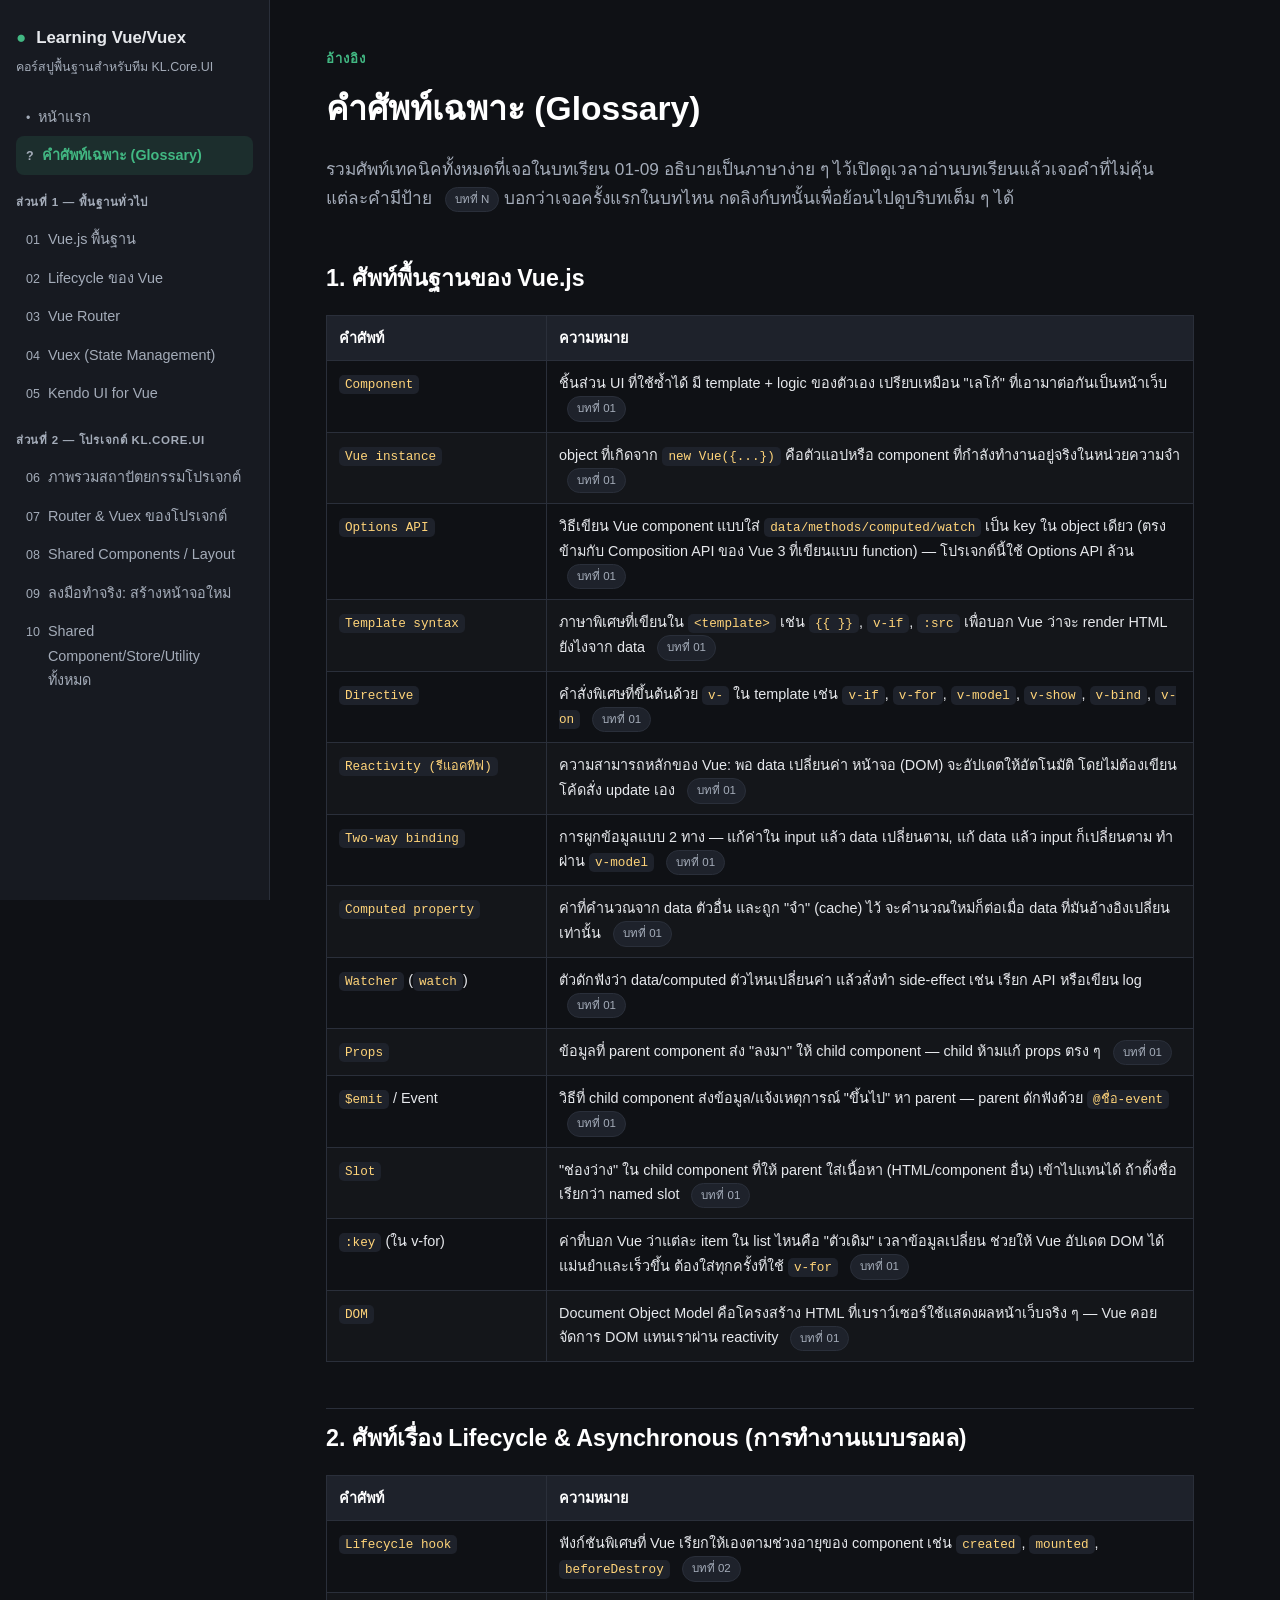
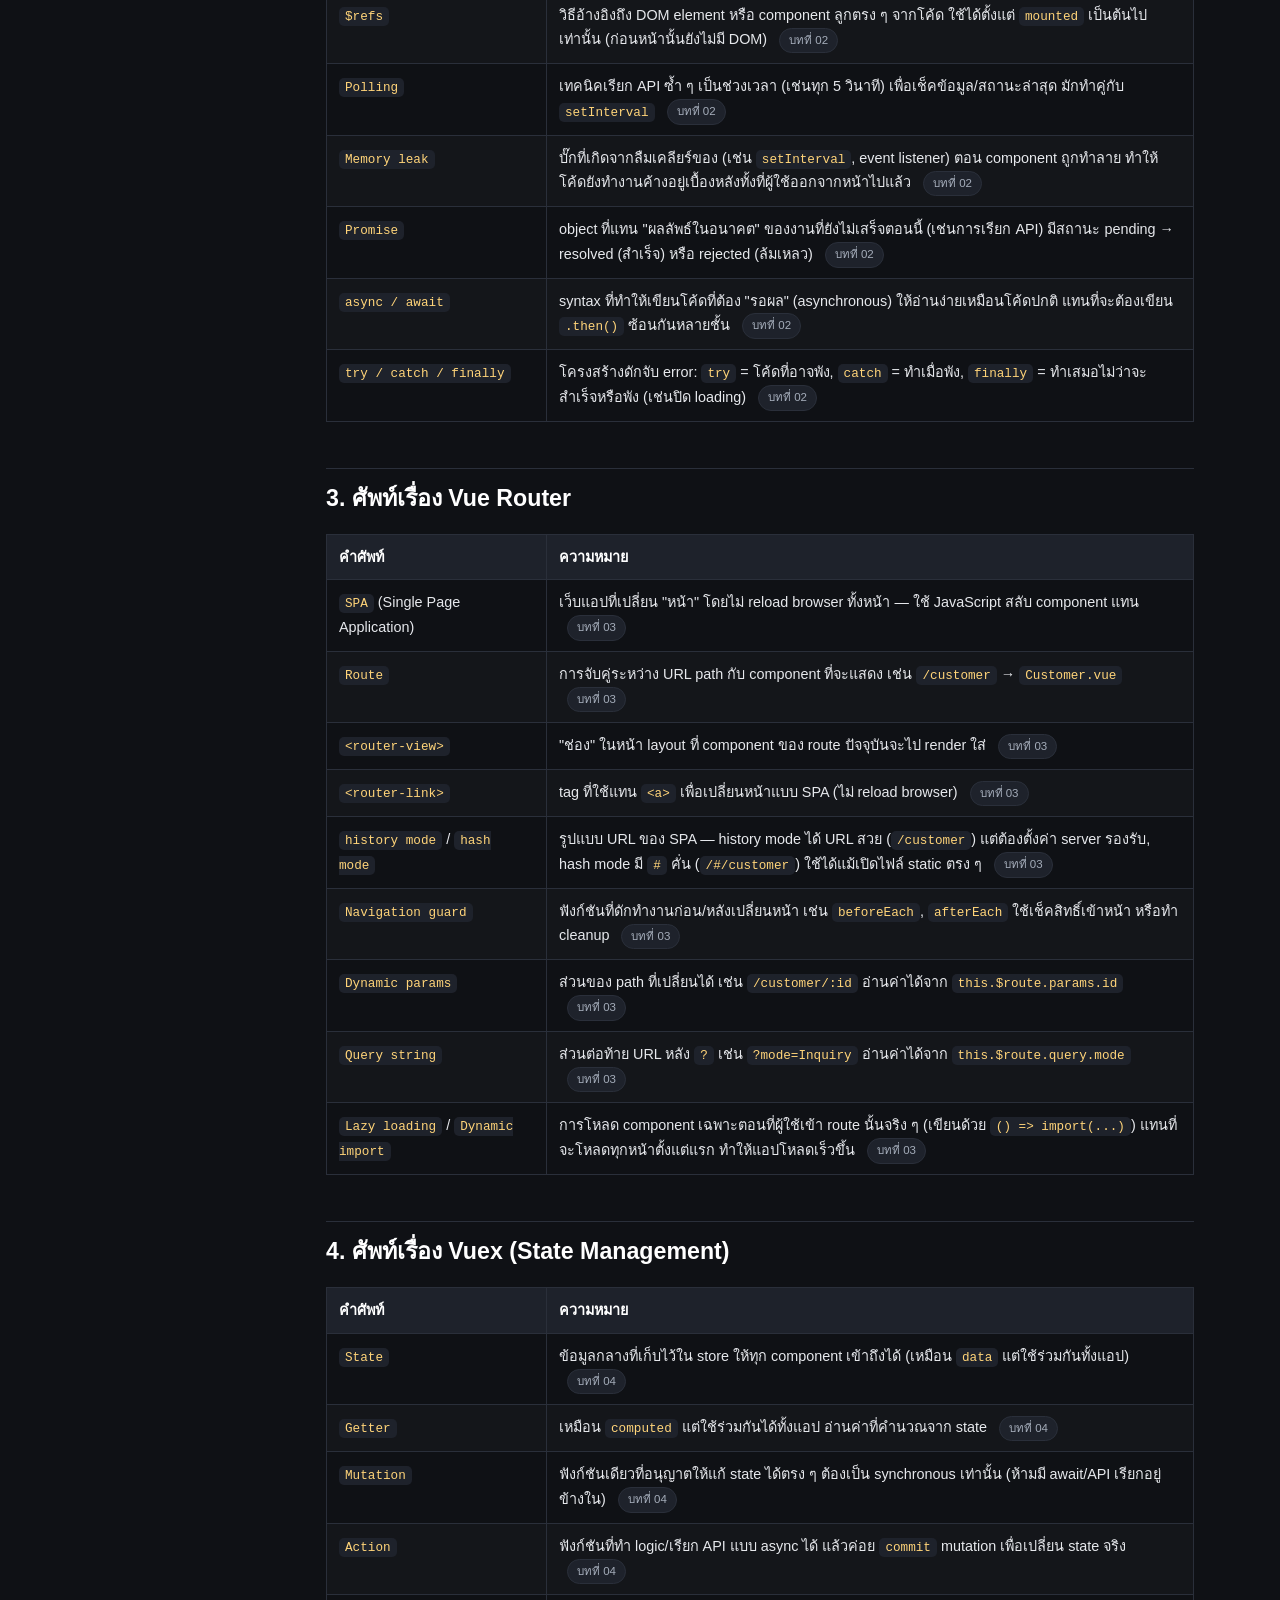
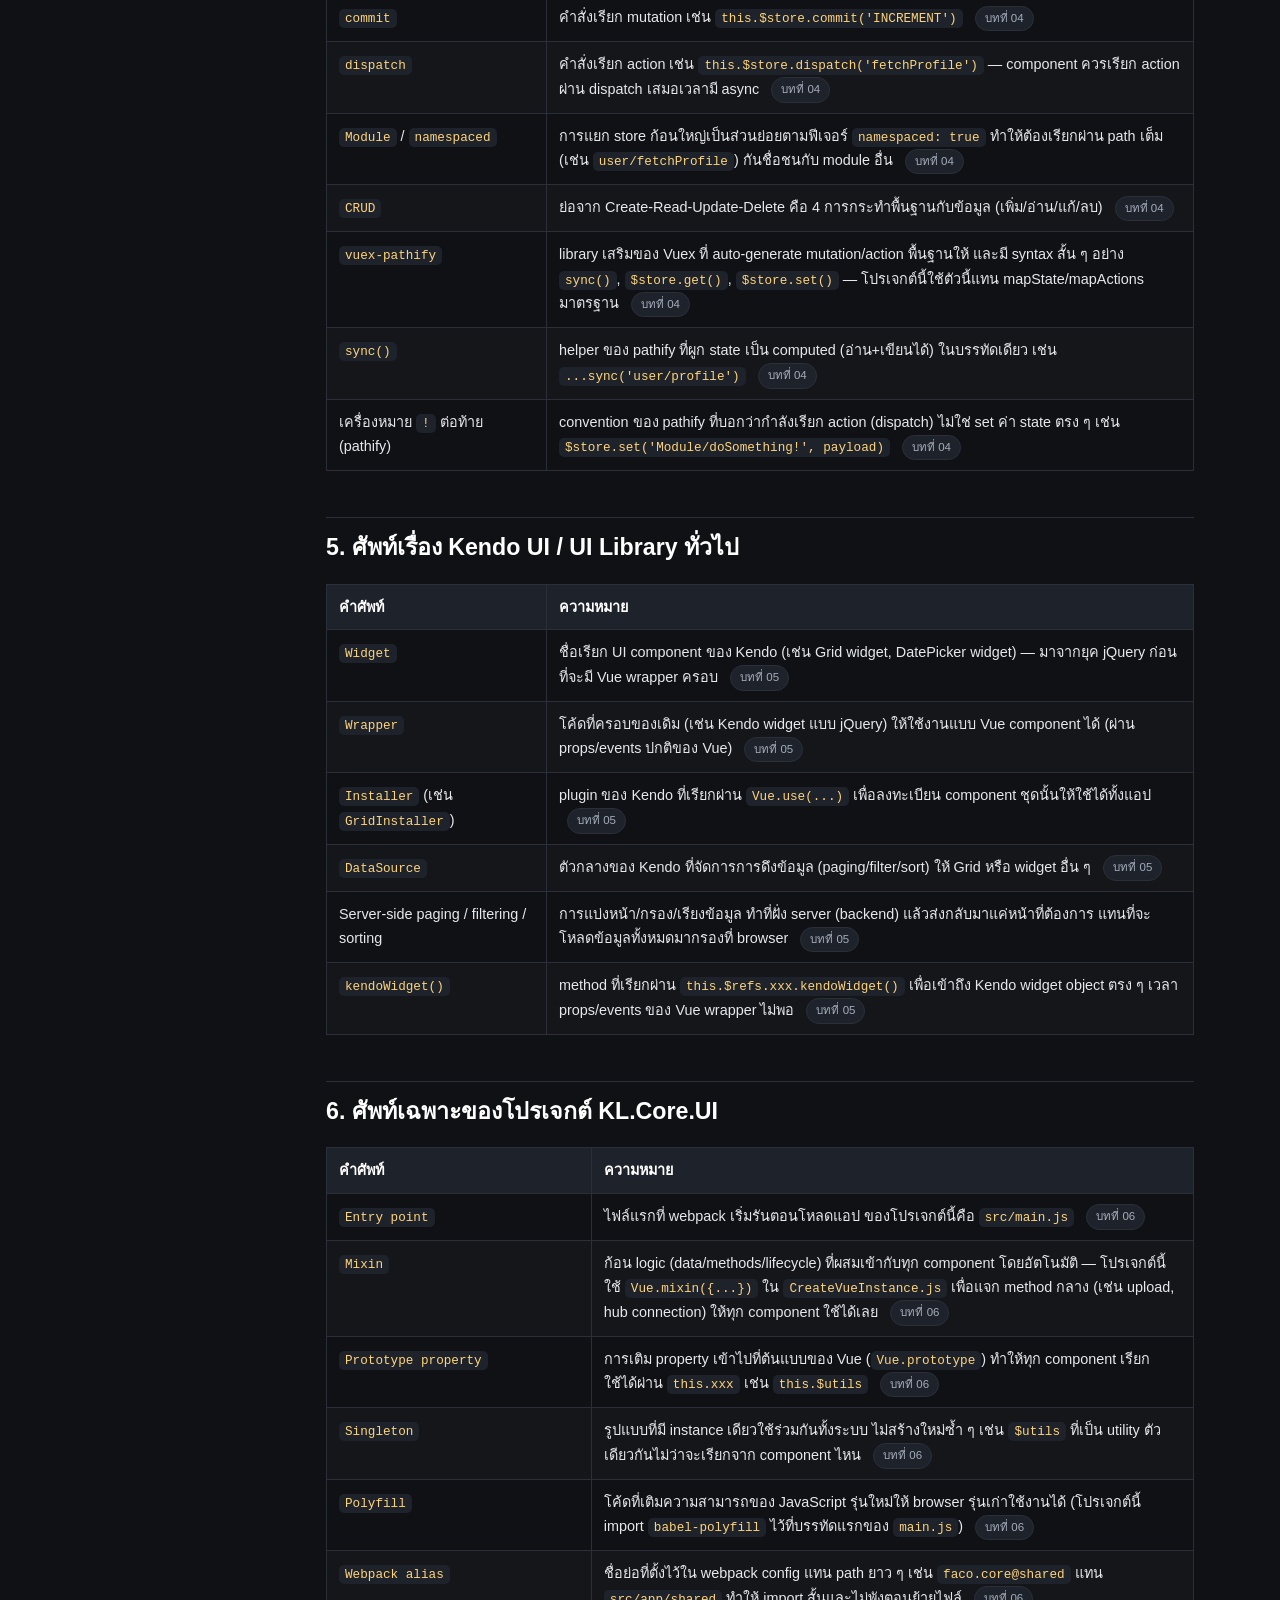
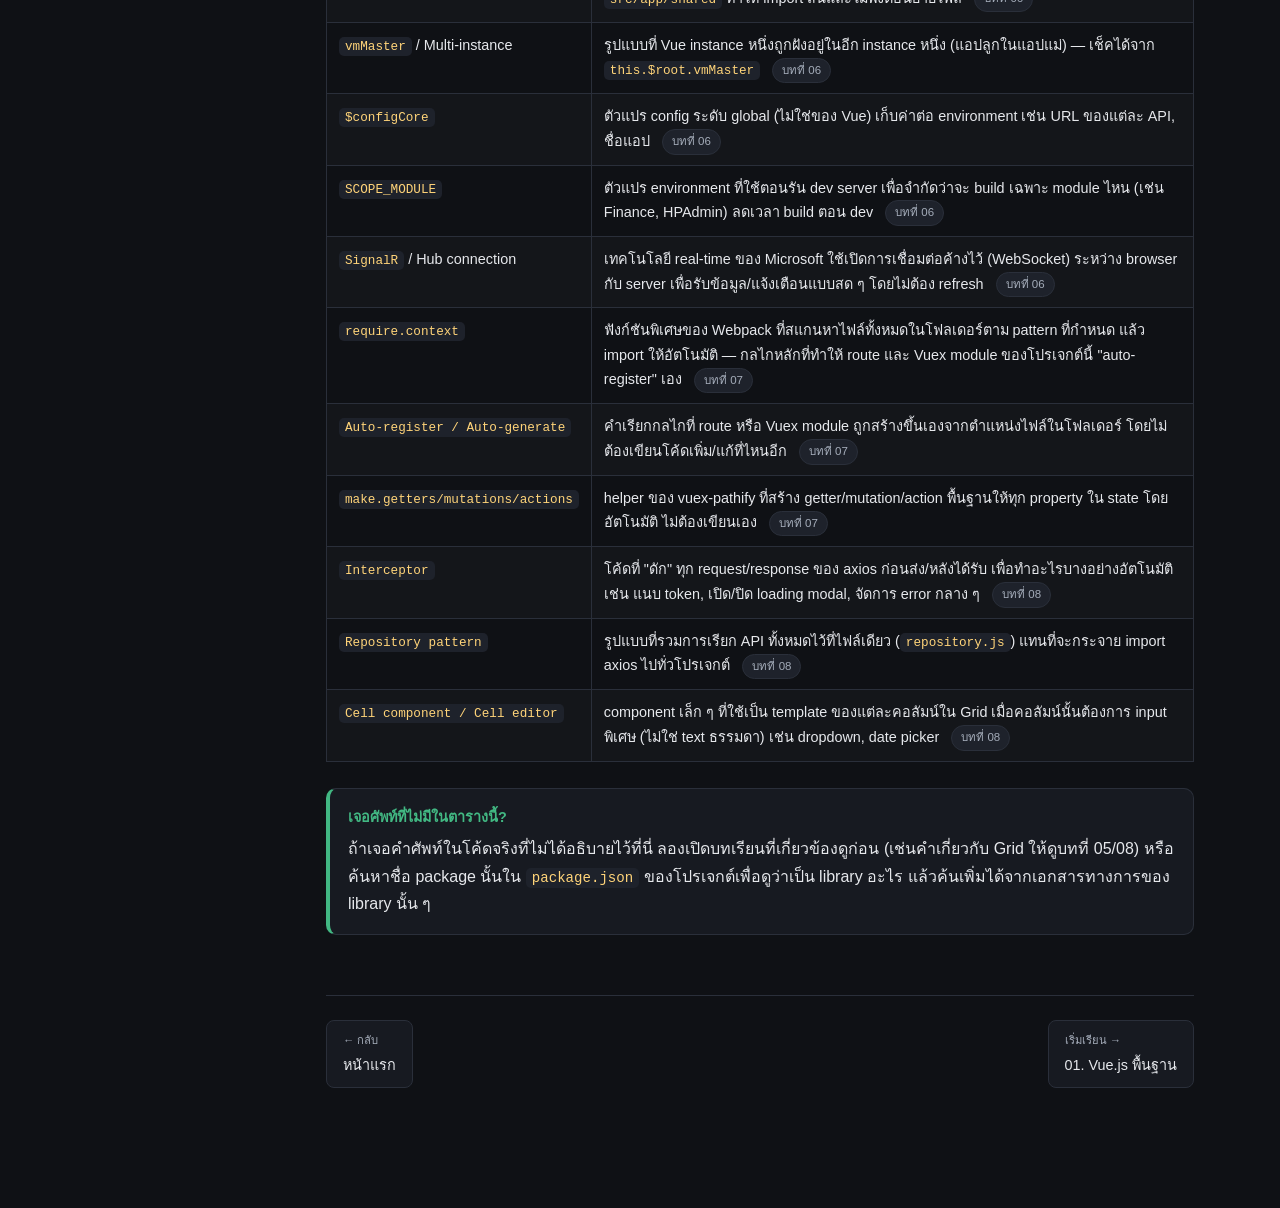
<file: lessons/glossary.html>
<!DOCTYPE html>
<html lang="th">
<head>
<meta charset="UTF-8">
<meta name="viewport" content="width=device-width, initial-scale=1.0">
<title>คำศัพท์เฉพาะ (Glossary) — Learning Vue/Vuex</title>
<link rel="stylesheet" href="../assets/style.css">
</head>
<body>
<div class="layout">
  <aside class="sidebar">
    <div class="brand"><span class="dot">●</span> Learning Vue/Vuex</div>
    <div class="subtitle">คอร์สปูพื้นฐานสำหรับทีม KL.Core.UI</div>
    <nav>
      <a href="../index.html"><span class="num">•</span> หน้าแรก</a>
      <a href="glossary.html" class="active"><span class="num">?</span> คำศัพท์เฉพาะ (Glossary)</a>
      <div class="group-title">ส่วนที่ 1 — พื้นฐานทั่วไป</div>
      <a href="01-vue-basics.html"><span class="num">01</span> Vue.js พื้นฐาน</a>
      <a href="02-lifecycle.html"><span class="num">02</span> Lifecycle ของ Vue</a>
      <a href="03-router.html"><span class="num">03</span> Vue Router</a>
      <a href="04-vuex.html"><span class="num">04</span> Vuex (State Management)</a>
      <a href="05-kendo-ui.html"><span class="num">05</span> Kendo UI for Vue</a>
      <div class="group-title">ส่วนที่ 2 — โปรเจกต์ KL.Core.UI</div>
      <a href="06-project-overview.html"><span class="num">06</span> ภาพรวมสถาปัตยกรรมโปรเจกต์</a>
      <a href="07-project-router-store.html"><span class="num">07</span> Router &amp; Vuex ของโปรเจกต์</a>
      <a href="08-shared-components.html"><span class="num">08</span> Shared Components / Layout</a>
      <a href="09-hands-on.html"><span class="num">09</span> ลงมือทำจริง: สร้างหน้าจอใหม่</a>
      <a href="10-shared-reference.html"><span class="num">10</span> Shared Component/Store/Utility ทั้งหมด</a>
    </nav>
  </aside>

  <main class="content">
    <div class="eyebrow">อ้างอิง</div>
    <h1>คำศัพท์เฉพาะ (Glossary)</h1>
    <p class="lead">
      รวมศัพท์เทคนิคทั้งหมดที่เจอในบทเรียน 01-09 อธิบายเป็นภาษาง่าย ๆ ไว้เปิดดูเวลาอ่านบทเรียนแล้วเจอคำที่ไม่คุ้น
      แต่ละคำมีป้าย <span class="badge">บทที่ N</span> บอกว่าเจอครั้งแรกในบทไหน กดลิงก์บทนั้นเพื่อย้อนไปดูบริบทเต็ม ๆ ได้
    </p>

    <h2>1. ศัพท์พื้นฐานของ Vue.js</h2>
    <table>
      <thead><tr><th style="width:220px;">คำศัพท์</th><th>ความหมาย</th></tr></thead>
      <tbody>
        <tr>
          <td><code>Component</code></td>
          <td>ชิ้นส่วน UI ที่ใช้ซ้ำได้ มี template + logic ของตัวเอง เปรียบเหมือน "เลโก้" ที่เอามาต่อกันเป็นหน้าเว็บ <span class="badge">บทที่ 01</span></td>
        </tr>
        <tr>
          <td><code>Vue instance</code></td>
          <td>object ที่เกิดจาก <code>new Vue({...})</code> คือตัวแอปหรือ component ที่กำลังทำงานอยู่จริงในหน่วยความจำ <span class="badge">บทที่ 01</span></td>
        </tr>
        <tr>
          <td><code>Options API</code></td>
          <td>วิธีเขียน Vue component แบบใส่ <code>data/methods/computed/watch</code> เป็น key ใน object เดียว (ตรงข้ามกับ Composition API ของ Vue 3 ที่เขียนแบบ function) — โปรเจกต์นี้ใช้ Options API ล้วน <span class="badge">บทที่ 01</span></td>
        </tr>
        <tr>
          <td><code>Template syntax</code></td>
          <td>ภาษาพิเศษที่เขียนใน <code>&lt;template&gt;</code> เช่น <code>{{ }}</code>, <code>v-if</code>, <code>:src</code> เพื่อบอก Vue ว่าจะ render HTML ยังไงจาก data <span class="badge">บทที่ 01</span></td>
        </tr>
        <tr>
          <td><code>Directive</code></td>
          <td>คำสั่งพิเศษที่ขึ้นต้นด้วย <code>v-</code> ใน template เช่น <code>v-if</code>, <code>v-for</code>, <code>v-model</code>, <code>v-show</code>, <code>v-bind</code>, <code>v-on</code> <span class="badge">บทที่ 01</span></td>
        </tr>
        <tr>
          <td><code>Reactivity (รีแอคทีฟ)</code></td>
          <td>ความสามารถหลักของ Vue: พอ data เปลี่ยนค่า หน้าจอ (DOM) จะอัปเดตให้อัตโนมัติ โดยไม่ต้องเขียนโค้ดสั่ง update เอง <span class="badge">บทที่ 01</span></td>
        </tr>
        <tr>
          <td><code>Two-way binding</code></td>
          <td>การผูกข้อมูลแบบ 2 ทาง — แก้ค่าใน input แล้ว data เปลี่ยนตาม, แก้ data แล้ว input ก็เปลี่ยนตาม ทำผ่าน <code>v-model</code> <span class="badge">บทที่ 01</span></td>
        </tr>
        <tr>
          <td><code>Computed property</code></td>
          <td>ค่าที่คำนวณจาก data ตัวอื่น และถูก "จำ" (cache) ไว้ จะคำนวณใหม่ก็ต่อเมื่อ data ที่มันอ้างอิงเปลี่ยนเท่านั้น <span class="badge">บทที่ 01</span></td>
        </tr>
        <tr>
          <td><code>Watcher</code> (<code>watch</code>)</td>
          <td>ตัวดักฟังว่า data/computed ตัวไหนเปลี่ยนค่า แล้วสั่งทำ side-effect เช่น เรียก API หรือเขียน log <span class="badge">บทที่ 01</span></td>
        </tr>
        <tr>
          <td><code>Props</code></td>
          <td>ข้อมูลที่ parent component ส่ง "ลงมา" ให้ child component — child ห้ามแก้ props ตรง ๆ <span class="badge">บทที่ 01</span></td>
        </tr>
        <tr>
          <td><code>$emit</code> / Event</td>
          <td>วิธีที่ child component ส่งข้อมูล/แจ้งเหตุการณ์ "ขึ้นไป" หา parent — parent ดักฟังด้วย <code>@ชื่อ-event</code> <span class="badge">บทที่ 01</span></td>
        </tr>
        <tr>
          <td><code>Slot</code></td>
          <td>"ช่องว่าง" ใน child component ที่ให้ parent ใส่เนื้อหา (HTML/component อื่น) เข้าไปแทนได้ ถ้าตั้งชื่อเรียกว่า named slot <span class="badge">บทที่ 01</span></td>
        </tr>
        <tr>
          <td><code>:key</code> (ใน v-for)</td>
          <td>ค่าที่บอก Vue ว่าแต่ละ item ใน list ไหนคือ "ตัวเดิม" เวลาข้อมูลเปลี่ยน ช่วยให้ Vue อัปเดต DOM ได้แม่นยำและเร็วขึ้น ต้องใส่ทุกครั้งที่ใช้ <code>v-for</code> <span class="badge">บทที่ 01</span></td>
        </tr>
        <tr>
          <td><code>DOM</code></td>
          <td>Document Object Model คือโครงสร้าง HTML ที่เบราว์เซอร์ใช้แสดงผลหน้าเว็บจริง ๆ — Vue คอยจัดการ DOM แทนเราผ่าน reactivity <span class="badge">บทที่ 01</span></td>
        </tr>
      </tbody>
    </table>

    <h2>2. ศัพท์เรื่อง Lifecycle &amp; Asynchronous (การทำงานแบบรอผล)</h2>
    <table>
      <thead><tr><th style="width:220px;">คำศัพท์</th><th>ความหมาย</th></tr></thead>
      <tbody>
        <tr>
          <td><code>Lifecycle hook</code></td>
          <td>ฟังก์ชันพิเศษที่ Vue เรียกให้เองตามช่วงอายุของ component เช่น <code>created</code>, <code>mounted</code>, <code>beforeDestroy</code> <span class="badge">บทที่ 02</span></td>
        </tr>
        <tr>
          <td><code>$refs</code></td>
          <td>วิธีอ้างอิงถึง DOM element หรือ component ลูกตรง ๆ จากโค้ด ใช้ได้ตั้งแต่ <code>mounted</code> เป็นต้นไปเท่านั้น (ก่อนหน้านั้นยังไม่มี DOM) <span class="badge">บทที่ 02</span></td>
        </tr>
        <tr>
          <td><code>Polling</code></td>
          <td>เทคนิคเรียก API ซ้ำ ๆ เป็นช่วงเวลา (เช่นทุก 5 วินาที) เพื่อเช็คข้อมูล/สถานะล่าสุด มักทำคู่กับ <code>setInterval</code> <span class="badge">บทที่ 02</span></td>
        </tr>
        <tr>
          <td><code>Memory leak</code></td>
          <td>บั๊กที่เกิดจากลืมเคลียร์ของ (เช่น <code>setInterval</code>, event listener) ตอน component ถูกทำลาย ทำให้โค้ดยังทำงานค้างอยู่เบื้องหลังทั้งที่ผู้ใช้ออกจากหน้าไปแล้ว <span class="badge">บทที่ 02</span></td>
        </tr>
        <tr>
          <td><code>Promise</code></td>
          <td>object ที่แทน "ผลลัพธ์ในอนาคต" ของงานที่ยังไม่เสร็จตอนนี้ (เช่นการเรียก API) มีสถานะ pending → resolved (สำเร็จ) หรือ rejected (ล้มเหลว) <span class="badge">บทที่ 02</span></td>
        </tr>
        <tr>
          <td><code>async / await</code></td>
          <td>syntax ที่ทำให้เขียนโค้ดที่ต้อง "รอผล" (asynchronous) ให้อ่านง่ายเหมือนโค้ดปกติ แทนที่จะต้องเขียน <code>.then()</code> ซ้อนกันหลายชั้น <span class="badge">บทที่ 02</span></td>
        </tr>
        <tr>
          <td><code>try / catch / finally</code></td>
          <td>โครงสร้างดักจับ error: <code>try</code> = โค้ดที่อาจพัง, <code>catch</code> = ทำเมื่อพัง, <code>finally</code> = ทำเสมอไม่ว่าจะสำเร็จหรือพัง (เช่นปิด loading) <span class="badge">บทที่ 02</span></td>
        </tr>
      </tbody>
    </table>

    <h2>3. ศัพท์เรื่อง Vue Router</h2>
    <table>
      <thead><tr><th style="width:220px;">คำศัพท์</th><th>ความหมาย</th></tr></thead>
      <tbody>
        <tr>
          <td><code>SPA</code> (Single Page Application)</td>
          <td>เว็บแอปที่เปลี่ยน "หน้า" โดยไม่ reload browser ทั้งหน้า — ใช้ JavaScript สลับ component แทน <span class="badge">บทที่ 03</span></td>
        </tr>
        <tr>
          <td><code>Route</code></td>
          <td>การจับคู่ระหว่าง URL path กับ component ที่จะแสดง เช่น <code>/customer</code> → <code>Customer.vue</code> <span class="badge">บทที่ 03</span></td>
        </tr>
        <tr>
          <td><code>&lt;router-view&gt;</code></td>
          <td>"ช่อง" ในหน้า layout ที่ component ของ route ปัจจุบันจะไป render ใส่ <span class="badge">บทที่ 03</span></td>
        </tr>
        <tr>
          <td><code>&lt;router-link&gt;</code></td>
          <td>tag ที่ใช้แทน <code>&lt;a&gt;</code> เพื่อเปลี่ยนหน้าแบบ SPA (ไม่ reload browser) <span class="badge">บทที่ 03</span></td>
        </tr>
        <tr>
          <td><code>history mode</code> / <code>hash mode</code></td>
          <td>รูปแบบ URL ของ SPA — history mode ได้ URL สวย (<code>/customer</code>) แต่ต้องตั้งค่า server รองรับ, hash mode มี <code>#</code> คั่น (<code>/#/customer</code>) ใช้ได้แม้เปิดไฟล์ static ตรง ๆ <span class="badge">บทที่ 03</span></td>
        </tr>
        <tr>
          <td><code>Navigation guard</code></td>
          <td>ฟังก์ชันที่ดักทำงานก่อน/หลังเปลี่ยนหน้า เช่น <code>beforeEach</code>, <code>afterEach</code> ใช้เช็คสิทธิ์เข้าหน้า หรือทำ cleanup <span class="badge">บทที่ 03</span></td>
        </tr>
        <tr>
          <td><code>Dynamic params</code></td>
          <td>ส่วนของ path ที่เปลี่ยนได้ เช่น <code>/customer/:id</code> อ่านค่าได้จาก <code>this.$route.params.id</code> <span class="badge">บทที่ 03</span></td>
        </tr>
        <tr>
          <td><code>Query string</code></td>
          <td>ส่วนต่อท้าย URL หลัง <code>?</code> เช่น <code>?mode=Inquiry</code> อ่านค่าได้จาก <code>this.$route.query.mode</code> <span class="badge">บทที่ 03</span></td>
        </tr>
        <tr>
          <td><code>Lazy loading</code> / <code>Dynamic import</code></td>
          <td>การโหลด component เฉพาะตอนที่ผู้ใช้เข้า route นั้นจริง ๆ (เขียนด้วย <code>() =&gt; import(...)</code>) แทนที่จะโหลดทุกหน้าตั้งแต่แรก ทำให้แอปโหลดเร็วขึ้น <span class="badge">บทที่ 03</span></td>
        </tr>
      </tbody>
    </table>

    <h2>4. ศัพท์เรื่อง Vuex (State Management)</h2>
    <table>
      <thead><tr><th style="width:220px;">คำศัพท์</th><th>ความหมาย</th></tr></thead>
      <tbody>
        <tr>
          <td><code>State</code></td>
          <td>ข้อมูลกลางที่เก็บไว้ใน store ให้ทุก component เข้าถึงได้ (เหมือน <code>data</code> แต่ใช้ร่วมกันทั้งแอป) <span class="badge">บทที่ 04</span></td>
        </tr>
        <tr>
          <td><code>Getter</code></td>
          <td>เหมือน <code>computed</code> แต่ใช้ร่วมกันได้ทั้งแอป อ่านค่าที่คำนวณจาก state <span class="badge">บทที่ 04</span></td>
        </tr>
        <tr>
          <td><code>Mutation</code></td>
          <td>ฟังก์ชันเดียวที่อนุญาตให้แก้ state ได้ตรง ๆ ต้องเป็น synchronous เท่านั้น (ห้ามมี await/API เรียกอยู่ข้างใน) <span class="badge">บทที่ 04</span></td>
        </tr>
        <tr>
          <td><code>Action</code></td>
          <td>ฟังก์ชันที่ทำ logic/เรียก API แบบ async ได้ แล้วค่อย <code>commit</code> mutation เพื่อเปลี่ยน state จริง <span class="badge">บทที่ 04</span></td>
        </tr>
        <tr>
          <td><code>commit</code></td>
          <td>คำสั่งเรียก mutation เช่น <code>this.$store.commit('INCREMENT')</code> <span class="badge">บทที่ 04</span></td>
        </tr>
        <tr>
          <td><code>dispatch</code></td>
          <td>คำสั่งเรียก action เช่น <code>this.$store.dispatch('fetchProfile')</code> — component ควรเรียก action ผ่าน dispatch เสมอเวลามี async <span class="badge">บทที่ 04</span></td>
        </tr>
        <tr>
          <td><code>Module</code> / <code>namespaced</code></td>
          <td>การแยก store ก้อนใหญ่เป็นส่วนย่อยตามฟีเจอร์ <code>namespaced: true</code> ทำให้ต้องเรียกผ่าน path เต็ม (เช่น <code>user/fetchProfile</code>) กันชื่อชนกับ module อื่น <span class="badge">บทที่ 04</span></td>
        </tr>
        <tr>
          <td><code>CRUD</code></td>
          <td>ย่อจาก Create-Read-Update-Delete คือ 4 การกระทำพื้นฐานกับข้อมูล (เพิ่ม/อ่าน/แก้/ลบ) <span class="badge">บทที่ 04</span></td>
        </tr>
        <tr>
          <td><code>vuex-pathify</code></td>
          <td>library เสริมของ Vuex ที่ auto-generate mutation/action พื้นฐานให้ และมี syntax สั้น ๆ อย่าง <code>sync()</code>, <code>$store.get()</code>, <code>$store.set()</code> — โปรเจกต์นี้ใช้ตัวนี้แทน mapState/mapActions มาตรฐาน <span class="badge">บทที่ 04</span></td>
        </tr>
        <tr>
          <td><code>sync()</code></td>
          <td>helper ของ pathify ที่ผูก state เป็น computed (อ่าน+เขียนได้) ในบรรทัดเดียว เช่น <code>...sync('user/profile')</code> <span class="badge">บทที่ 04</span></td>
        </tr>
        <tr>
          <td>เครื่องหมาย <code>!</code> ต่อท้าย (pathify)</td>
          <td>convention ของ pathify ที่บอกว่ากำลังเรียก action (dispatch) ไม่ใช่ set ค่า state ตรง ๆ เช่น <code>$store.set('Module/doSomething!', payload)</code> <span class="badge">บทที่ 04</span></td>
        </tr>
      </tbody>
    </table>

    <h2>5. ศัพท์เรื่อง Kendo UI / UI Library ทั่วไป</h2>
    <table>
      <thead><tr><th style="width:220px;">คำศัพท์</th><th>ความหมาย</th></tr></thead>
      <tbody>
        <tr>
          <td><code>Widget</code></td>
          <td>ชื่อเรียก UI component ของ Kendo (เช่น Grid widget, DatePicker widget) — มาจากยุค jQuery ก่อนที่จะมี Vue wrapper ครอบ <span class="badge">บทที่ 05</span></td>
        </tr>
        <tr>
          <td><code>Wrapper</code></td>
          <td>โค้ดที่ครอบของเดิม (เช่น Kendo widget แบบ jQuery) ให้ใช้งานแบบ Vue component ได้ (ผ่าน props/events ปกติของ Vue) <span class="badge">บทที่ 05</span></td>
        </tr>
        <tr>
          <td><code>Installer</code> (เช่น <code>GridInstaller</code>)</td>
          <td>plugin ของ Kendo ที่เรียกผ่าน <code>Vue.use(...)</code> เพื่อลงทะเบียน component ชุดนั้นให้ใช้ได้ทั้งแอป <span class="badge">บทที่ 05</span></td>
        </tr>
        <tr>
          <td><code>DataSource</code></td>
          <td>ตัวกลางของ Kendo ที่จัดการการดึงข้อมูล (paging/filter/sort) ให้ Grid หรือ widget อื่น ๆ <span class="badge">บทที่ 05</span></td>
        </tr>
        <tr>
          <td>Server-side paging / filtering / sorting</td>
          <td>การแบ่งหน้า/กรอง/เรียงข้อมูล ทำที่ฝั่ง server (backend) แล้วส่งกลับมาแค่หน้าที่ต้องการ แทนที่จะโหลดข้อมูลทั้งหมดมากรองที่ browser <span class="badge">บทที่ 05</span></td>
        </tr>
        <tr>
          <td><code>kendoWidget()</code></td>
          <td>method ที่เรียกผ่าน <code>this.$refs.xxx.kendoWidget()</code> เพื่อเข้าถึง Kendo widget object ตรง ๆ เวลา props/events ของ Vue wrapper ไม่พอ <span class="badge">บทที่ 05</span></td>
        </tr>
      </tbody>
    </table>

    <h2>6. ศัพท์เฉพาะของโปรเจกต์ KL.Core.UI</h2>
    <table>
      <thead><tr><th style="width:220px;">คำศัพท์</th><th>ความหมาย</th></tr></thead>
      <tbody>
        <tr>
          <td><code>Entry point</code></td>
          <td>ไฟล์แรกที่ webpack เริ่มรันตอนโหลดแอป ของโปรเจกต์นี้คือ <code>src/main.js</code> <span class="badge">บทที่ 06</span></td>
        </tr>
        <tr>
          <td><code>Mixin</code></td>
          <td>ก้อน logic (data/methods/lifecycle) ที่ผสมเข้ากับทุก component โดยอัตโนมัติ — โปรเจกต์นี้ใช้ <code>Vue.mixin({...})</code> ใน <code>CreateVueInstance.js</code> เพื่อแจก method กลาง (เช่น upload, hub connection) ให้ทุก component ใช้ได้เลย <span class="badge">บทที่ 06</span></td>
        </tr>
        <tr>
          <td><code>Prototype property</code></td>
          <td>การเติม property เข้าไปที่ต้นแบบของ Vue (<code>Vue.prototype</code>) ทำให้ทุก component เรียกใช้ได้ผ่าน <code>this.xxx</code> เช่น <code>this.$utils</code> <span class="badge">บทที่ 06</span></td>
        </tr>
        <tr>
          <td><code>Singleton</code></td>
          <td>รูปแบบที่มี instance เดียวใช้ร่วมกันทั้งระบบ ไม่สร้างใหม่ซ้ำ ๆ เช่น <code>$utils</code> ที่เป็น utility ตัวเดียวกันไม่ว่าจะเรียกจาก component ไหน <span class="badge">บทที่ 06</span></td>
        </tr>
        <tr>
          <td><code>Polyfill</code></td>
          <td>โค้ดที่เติมความสามารถของ JavaScript รุ่นใหม่ให้ browser รุ่นเก่าใช้งานได้ (โปรเจกต์นี้ import <code>babel-polyfill</code> ไว้ที่บรรทัดแรกของ <code>main.js</code>) <span class="badge">บทที่ 06</span></td>
        </tr>
        <tr>
          <td><code>Webpack alias</code></td>
          <td>ชื่อย่อที่ตั้งไว้ใน webpack config แทน path ยาว ๆ เช่น <code>faco.core@shared</code> แทน <code>src/app/shared</code> ทำให้ import สั้นและไม่พังตอนย้ายไฟล์ <span class="badge">บทที่ 06</span></td>
        </tr>
        <tr>
          <td><code>vmMaster</code> / Multi-instance</td>
          <td>รูปแบบที่ Vue instance หนึ่งถูกฝังอยู่ในอีก instance หนึ่ง (แอปลูกในแอปแม่) — เช็คได้จาก <code>this.$root.vmMaster</code> <span class="badge">บทที่ 06</span></td>
        </tr>
        <tr>
          <td><code>$configCore</code></td>
          <td>ตัวแปร config ระดับ global (ไม่ใช่ของ Vue) เก็บค่าต่อ environment เช่น URL ของแต่ละ API, ชื่อแอป <span class="badge">บทที่ 06</span></td>
        </tr>
        <tr>
          <td><code>SCOPE_MODULE</code></td>
          <td>ตัวแปร environment ที่ใช้ตอนรัน dev server เพื่อจำกัดว่าจะ build เฉพาะ module ไหน (เช่น Finance, HPAdmin) ลดเวลา build ตอน dev <span class="badge">บทที่ 06</span></td>
        </tr>
        <tr>
          <td><code>SignalR</code> / Hub connection</td>
          <td>เทคโนโลยี real-time ของ Microsoft ใช้เปิดการเชื่อมต่อค้างไว้ (WebSocket) ระหว่าง browser กับ server เพื่อรับข้อมูล/แจ้งเตือนแบบสด ๆ โดยไม่ต้อง refresh <span class="badge">บทที่ 06</span></td>
        </tr>
        <tr>
          <td><code>require.context</code></td>
          <td>ฟังก์ชันพิเศษของ Webpack ที่สแกนหาไฟล์ทั้งหมดในโฟลเดอร์ตาม pattern ที่กำหนด แล้ว import ให้อัตโนมัติ — กลไกหลักที่ทำให้ route และ Vuex module ของโปรเจกต์นี้ "auto-register" เอง <span class="badge">บทที่ 07</span></td>
        </tr>
        <tr>
          <td><code>Auto-register / Auto-generate</code></td>
          <td>คำเรียกกลไกที่ route หรือ Vuex module ถูกสร้างขึ้นเองจากตำแหน่งไฟล์ในโฟลเดอร์ โดยไม่ต้องเขียนโค้ดเพิ่ม/แก้ที่ไหนอีก <span class="badge">บทที่ 07</span></td>
        </tr>
        <tr>
          <td><code>make.getters/mutations/actions</code></td>
          <td>helper ของ vuex-pathify ที่สร้าง getter/mutation/action พื้นฐานให้ทุก property ใน state โดยอัตโนมัติ ไม่ต้องเขียนเอง <span class="badge">บทที่ 07</span></td>
        </tr>
        <tr>
          <td><code>Interceptor</code></td>
          <td>โค้ดที่ "ดัก" ทุก request/response ของ axios ก่อนส่ง/หลังได้รับ เพื่อทำอะไรบางอย่างอัตโนมัติ เช่น แนบ token, เปิด/ปิด loading modal, จัดการ error กลาง ๆ <span class="badge">บทที่ 08</span></td>
        </tr>
        <tr>
          <td><code>Repository pattern</code></td>
          <td>รูปแบบที่รวมการเรียก API ทั้งหมดไว้ที่ไฟล์เดียว (<code>repository.js</code>) แทนที่จะกระจาย import axios ไปทั่วโปรเจกต์ <span class="badge">บทที่ 08</span></td>
        </tr>
        <tr>
          <td><code>Cell component / Cell editor</code></td>
          <td>component เล็ก ๆ ที่ใช้เป็น template ของแต่ละคอลัมน์ใน Grid เมื่อคอลัมน์นั้นต้องการ input พิเศษ (ไม่ใช่ text ธรรมดา) เช่น dropdown, date picker <span class="badge">บทที่ 08</span></td>
        </tr>
      </tbody>
    </table>

    <div class="callout tip">
      <div class="callout-title">เจอศัพท์ที่ไม่มีในตารางนี้?</div>
      ถ้าเจอคำศัพท์ในโค้ดจริงที่ไม่ได้อธิบายไว้ที่นี่ ลองเปิดบทเรียนที่เกี่ยวข้องดูก่อน (เช่นคำเกี่ยวกับ Grid ให้ดูบทที่ 05/08)
      หรือค้นหาชื่อ package นั้นใน <code>package.json</code> ของโปรเจกต์เพื่อดูว่าเป็น library อะไร แล้วค้นเพิ่มได้จากเอกสารทางการของ library นั้น ๆ
    </div>

    <div class="pager">
      <a href="../index.html"><span class="dir">← กลับ</span>หน้าแรก</a>
      <a href="01-vue-basics.html"><span class="dir">เริ่มเรียน →</span>01. Vue.js พื้นฐาน</a>
    </div>
  </main>
</div>
</body>
</html>
</file>
<file: assets/style.css>
:root {
  --bg: #0f1115;
  --panel: #171a21;
  --panel-2: #1e222b;
  --border: #2a2f3a;
  --text: #e6e8ec;
  --text-dim: #a4acb9;
  --brand: #42b883;
  --brand-2: #35495e;
  --vuex-color: #ffcc66;
  --kendo-color: #ff6358;
  --warn: #f0a500;
  --danger: #ef5350;
  --code-bg: #10131a;
  --radius: 10px;
  --maxw: 980px;
}

* { box-sizing: border-box; }

html { scroll-behavior: smooth; }

body {
  margin: 0;
  font-family: "Segoe UI", "Sarabun", "Tahoma", -apple-system, sans-serif;
  background: var(--bg);
  color: var(--text);
  line-height: 1.7;
}

a { color: var(--brand); text-decoration: none; }
a:hover { text-decoration: underline; }

.layout {
  display: grid;
  grid-template-columns: 270px 1fr;
  min-height: 100vh;
}

/* ---------- Sidebar ---------- */
.sidebar {
  background: var(--panel);
  border-right: 1px solid var(--border);
  padding: 24px 16px;
  position: sticky;
  top: 0;
  height: 100vh;
  overflow-y: auto;
}

.sidebar .brand {
  display: flex;
  align-items: center;
  gap: 10px;
  font-weight: 700;
  font-size: 1.05rem;
  margin-bottom: 4px;
  color: var(--text);
}
.sidebar .brand .dot { color: var(--brand); }
.sidebar .subtitle {
  font-size: 0.78rem;
  color: var(--text-dim);
  margin-bottom: 20px;
}

.sidebar nav .group-title {
  text-transform: uppercase;
  font-size: 0.72rem;
  letter-spacing: .06em;
  color: var(--text-dim);
  margin: 18px 0 8px;
  font-weight: 600;
}
.sidebar nav a {
  display: flex;
  gap: 8px;
  align-items: baseline;
  padding: 7px 10px;
  border-radius: 8px;
  color: var(--text-dim);
  font-size: 0.9rem;
}
.sidebar nav a .num {
  color: var(--text-dim);
  font-variant-numeric: tabular-nums;
  font-size: 0.78rem;
}
.sidebar nav a:hover {
  background: var(--panel-2);
  color: var(--text);
  text-decoration: none;
}
.sidebar nav a.active {
  background: rgba(66,184,131,.12);
  color: var(--brand);
  font-weight: 600;
}

/* ---------- Main content ---------- */
.content {
  padding: 48px 56px 120px;
  max-width: var(--maxw);
}

.eyebrow {
  color: var(--brand);
  font-weight: 700;
  font-size: .82rem;
  letter-spacing: .08em;
  text-transform: uppercase;
  margin-bottom: 10px;
}

h1 {
  font-size: 2.1rem;
  margin: 0 0 10px;
  color: #fff;
}
h2 {
  font-size: 1.45rem;
  margin: 46px 0 14px;
  padding-top: 10px;
  border-top: 1px solid var(--border);
  color: #fff;
}
h2:first-of-type { border-top: none; padding-top: 0; }
h3 {
  font-size: 1.12rem;
  margin: 26px 0 10px;
  color: #fff;
}
p { color: var(--text); }
.lead {
  font-size: 1.08rem;
  color: var(--text-dim);
  margin-bottom: 28px;
}

ul, ol { padding-left: 1.3em; }
li { margin-bottom: 6px; }

code {
  font-family: "SFMono-Regular", Consolas, "Liberation Mono", Menlo, monospace;
  background: var(--panel-2);
  padding: 2px 6px;
  border-radius: 5px;
  font-size: 0.88em;
  color: #ffd479;
}

pre {
  background: var(--code-bg);
  border: 1px solid var(--border);
  border-radius: var(--radius);
  padding: 18px 20px;
  overflow-x: auto;
  margin: 14px 0 22px;
  font-size: 0.86rem;
}
pre code {
  background: none;
  padding: 0;
  color: #d8dee9;
  white-space: pre;
}

/* minimal manual syntax highlight spans */
.tok-kw   { color: #c792ea; }
.tok-str  { color: #c3e88d; }
.tok-com  { color: #6b7280; font-style: italic; }
.tok-tag  { color: #ff8383; }
.tok-attr { color: #82aaff; }
.tok-fn   { color: #82aaff; }
.tok-num  { color: #f78c6c; }

table {
  width: 100%;
  border-collapse: collapse;
  margin: 16px 0 26px;
  font-size: 0.9rem;
}
th, td {
  border: 1px solid var(--border);
  padding: 10px 12px;
  text-align: left;
  vertical-align: top;
}
th {
  background: var(--panel-2);
  color: #fff;
}
tr:nth-child(even) td { background: rgba(255,255,255,.02); }

.callout {
  border-radius: var(--radius);
  padding: 16px 18px;
  margin: 20px 0;
  border: 1px solid var(--border);
  border-left-width: 4px;
  background: var(--panel);
}
.callout .callout-title {
  font-weight: 700;
  margin-bottom: 6px;
  font-size: 0.9rem;
}
.callout.tip { border-left-color: var(--brand); }
.callout.tip .callout-title { color: var(--brand); }
.callout.warn { border-left-color: var(--warn); }
.callout.warn .callout-title { color: var(--warn); }
.callout.project { border-left-color: var(--kendo-color); }
.callout.project .callout-title { color: var(--kendo-color); }
.callout.vuex { border-left-color: var(--vuex-color); }
.callout.vuex .callout-title { color: var(--vuex-color); }

.badge {
  display: inline-block;
  font-size: 0.72rem;
  padding: 2px 9px;
  border-radius: 999px;
  background: var(--panel-2);
  color: var(--text-dim);
  border: 1px solid var(--border);
  margin-left: 8px;
  vertical-align: middle;
}

.grid-cards {
  display: grid;
  grid-template-columns: repeat(auto-fit, minmax(230px, 1fr));
  gap: 14px;
  margin: 20px 0 30px;
}
.card {
  background: var(--panel);
  border: 1px solid var(--border);
  border-radius: var(--radius);
  padding: 16px 18px;
  display: block;
  color: var(--text);
}
.card:hover { border-color: var(--brand); text-decoration: none; }
.card .card-num {
  color: var(--brand);
  font-weight: 700;
  font-size: 0.78rem;
  letter-spacing: .06em;
}
.card h4 { margin: 8px 0 6px; color: #fff; font-size: 1rem; }
.card p { margin: 0; font-size: 0.85rem; color: var(--text-dim); }

.pager {
  display: flex;
  justify-content: space-between;
  margin-top: 60px;
  padding-top: 24px;
  border-top: 1px solid var(--border);
}
.pager a {
  color: var(--text);
  font-size: 0.9rem;
  border: 1px solid var(--border);
  padding: 10px 16px;
  border-radius: 8px;
  background: var(--panel);
}
.pager a:hover { border-color: var(--brand); text-decoration: none; }
.pager .dir { display: block; font-size: 0.7rem; color: var(--text-dim); margin-bottom: 3px; }

.lifecycle-diagram {
  display: flex;
  flex-direction: column;
  gap: 10px;
  margin: 20px 0 30px;
}
.lc-row {
  display: flex;
  align-items: stretch;
  gap: 12px;
}
.lc-box {
  flex: 1;
  border: 1px solid var(--border);
  background: var(--panel);
  border-radius: var(--radius);
  padding: 12px 14px;
}
.lc-box.phase-create { border-color: #42b883; }
.lc-box.phase-mount { border-color: #82aaff; }
.lc-box.phase-update { border-color: #ffcc66; }
.lc-box.phase-destroy { border-color: #ef5350; }
.lc-box .lc-hook {
  font-family: monospace;
  color: #fff;
  font-weight: 700;
  font-size: 0.92rem;
}
.lc-box .lc-desc { font-size: 0.82rem; color: var(--text-dim); margin-top: 4px; }
.lc-arrow {
  text-align: center;
  color: var(--text-dim);
  font-size: 1.1rem;
}

.checklist { list-style: none; padding-left: 0; }
.checklist li {
  padding: 10px 14px;
  background: var(--panel);
  border: 1px solid var(--border);
  border-radius: 8px;
  margin-bottom: 8px;
}
.checklist li::before {
  content: "☐ ";
  color: var(--brand);
  font-weight: 700;
}

.kbd {
  font-family: monospace;
  background: var(--panel-2);
  border: 1px solid var(--border);
  border-bottom-width: 2px;
  border-radius: 5px;
  padding: 1px 7px;
  font-size: 0.82rem;
}

hr.sep { border: none; border-top: 1px solid var(--border); margin: 40px 0; }

/* ---------- Live playground ---------- */
.playground {
  border: 1px solid var(--border);
  border-radius: var(--radius);
  overflow: hidden;
  margin: 16px 0 26px;
  background: var(--panel);
}
.playground .pg-label {
  background: var(--panel-2);
  color: var(--text-dim);
  font-size: 0.72rem;
  text-transform: uppercase;
  letter-spacing: .05em;
  padding: 8px 14px;
  border-bottom: 1px solid var(--border);
  display: flex;
  justify-content: space-between;
}
.playground .pg-label .live { color: var(--brand); font-weight: 700; }
.playground .pg-body {
  padding: 18px 20px;
}
.playground button, .playground select, .playground input {
  font-family: inherit;
  font-size: 0.9rem;
  padding: 6px 12px;
  border-radius: 6px;
  border: 1px solid var(--border);
  background: var(--panel-2);
  color: var(--text);
  cursor: pointer;
}
.playground button:hover { border-color: var(--brand); }
.playground button.primary { background: var(--brand); color: #06281c; border-color: var(--brand); font-weight: 700;}
.playground input { cursor: text; }
.playground table { margin: 8px 0; }
.playground .pill {
  display: inline-block;
  padding: 3px 10px;
  border-radius: 999px;
  font-size: 0.78rem;
  background: rgba(66,184,131,.15);
  color: var(--brand);
  margin: 2px 4px 2px 0;
}

@media (max-width: 900px) {
  .layout { grid-template-columns: 1fr; }
  .sidebar { position: relative; height: auto; }
  .content { padding: 32px 20px 80px; }
}
</file>
